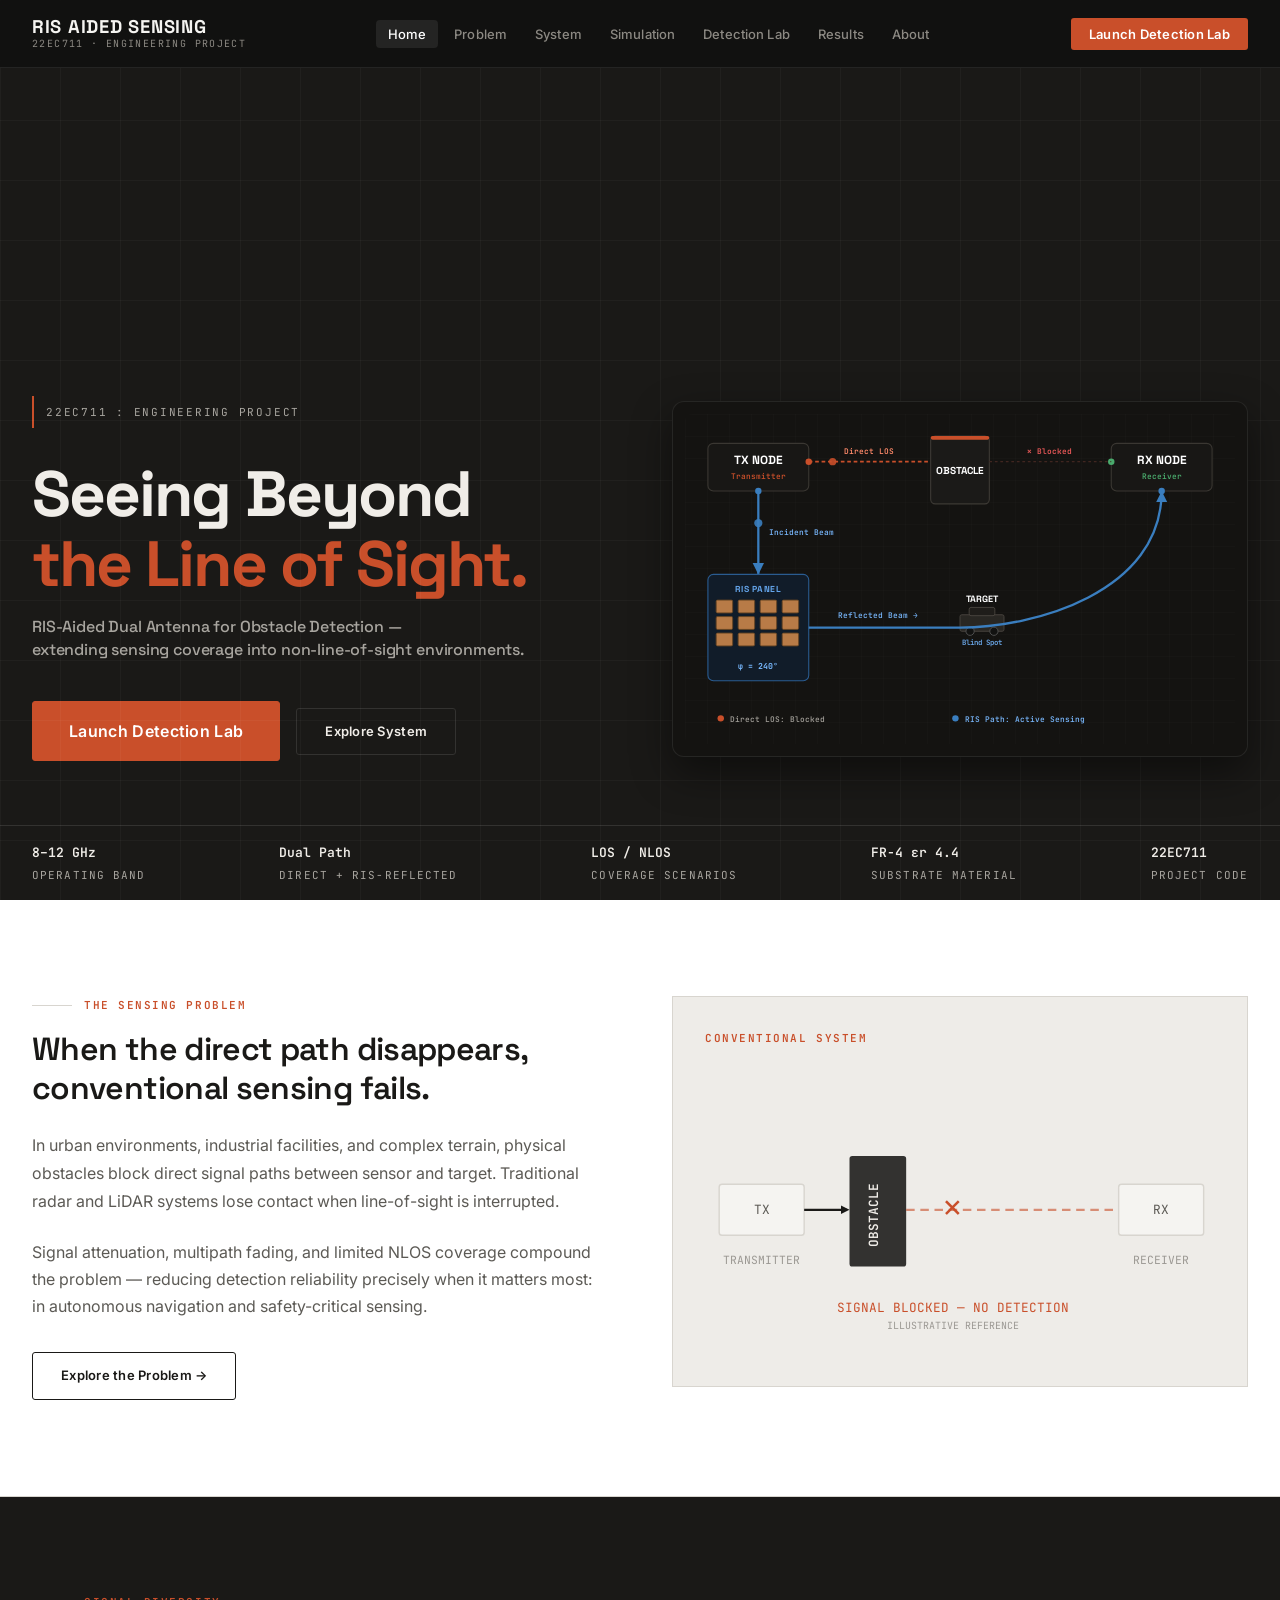
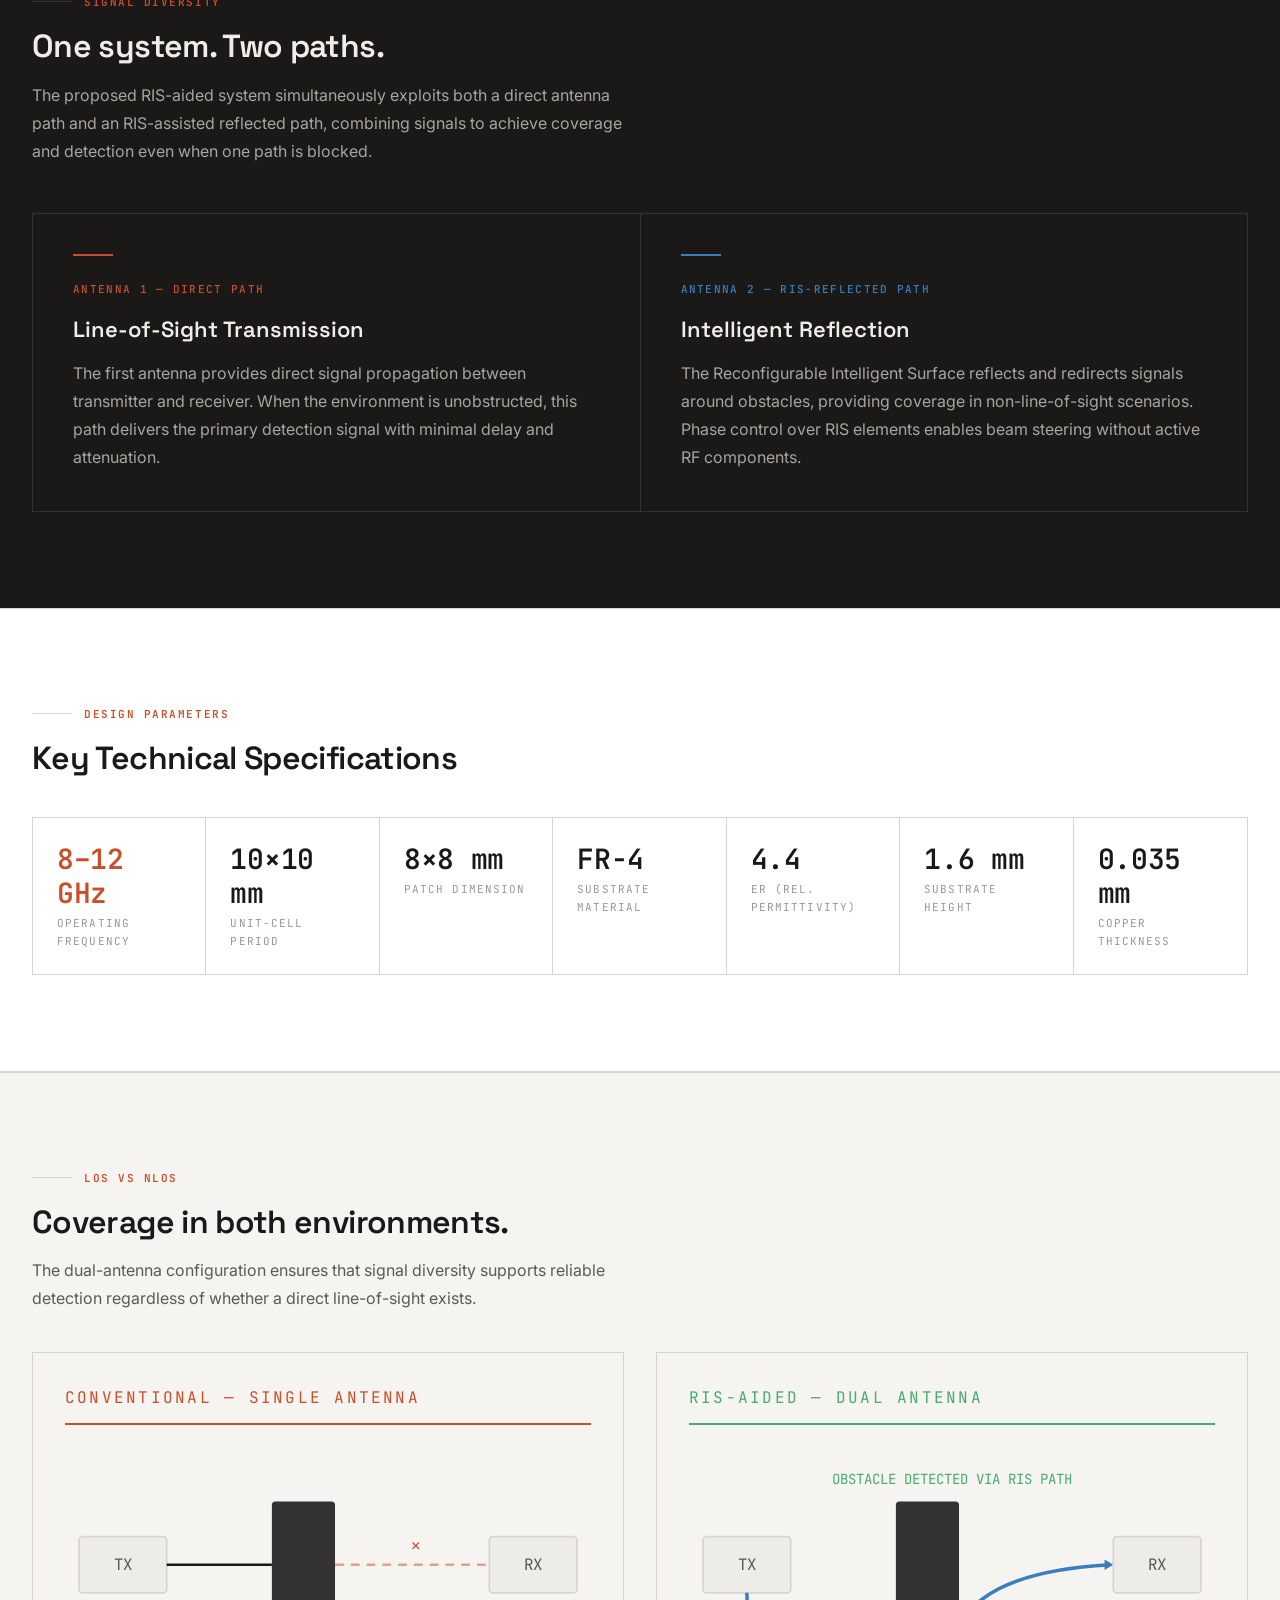
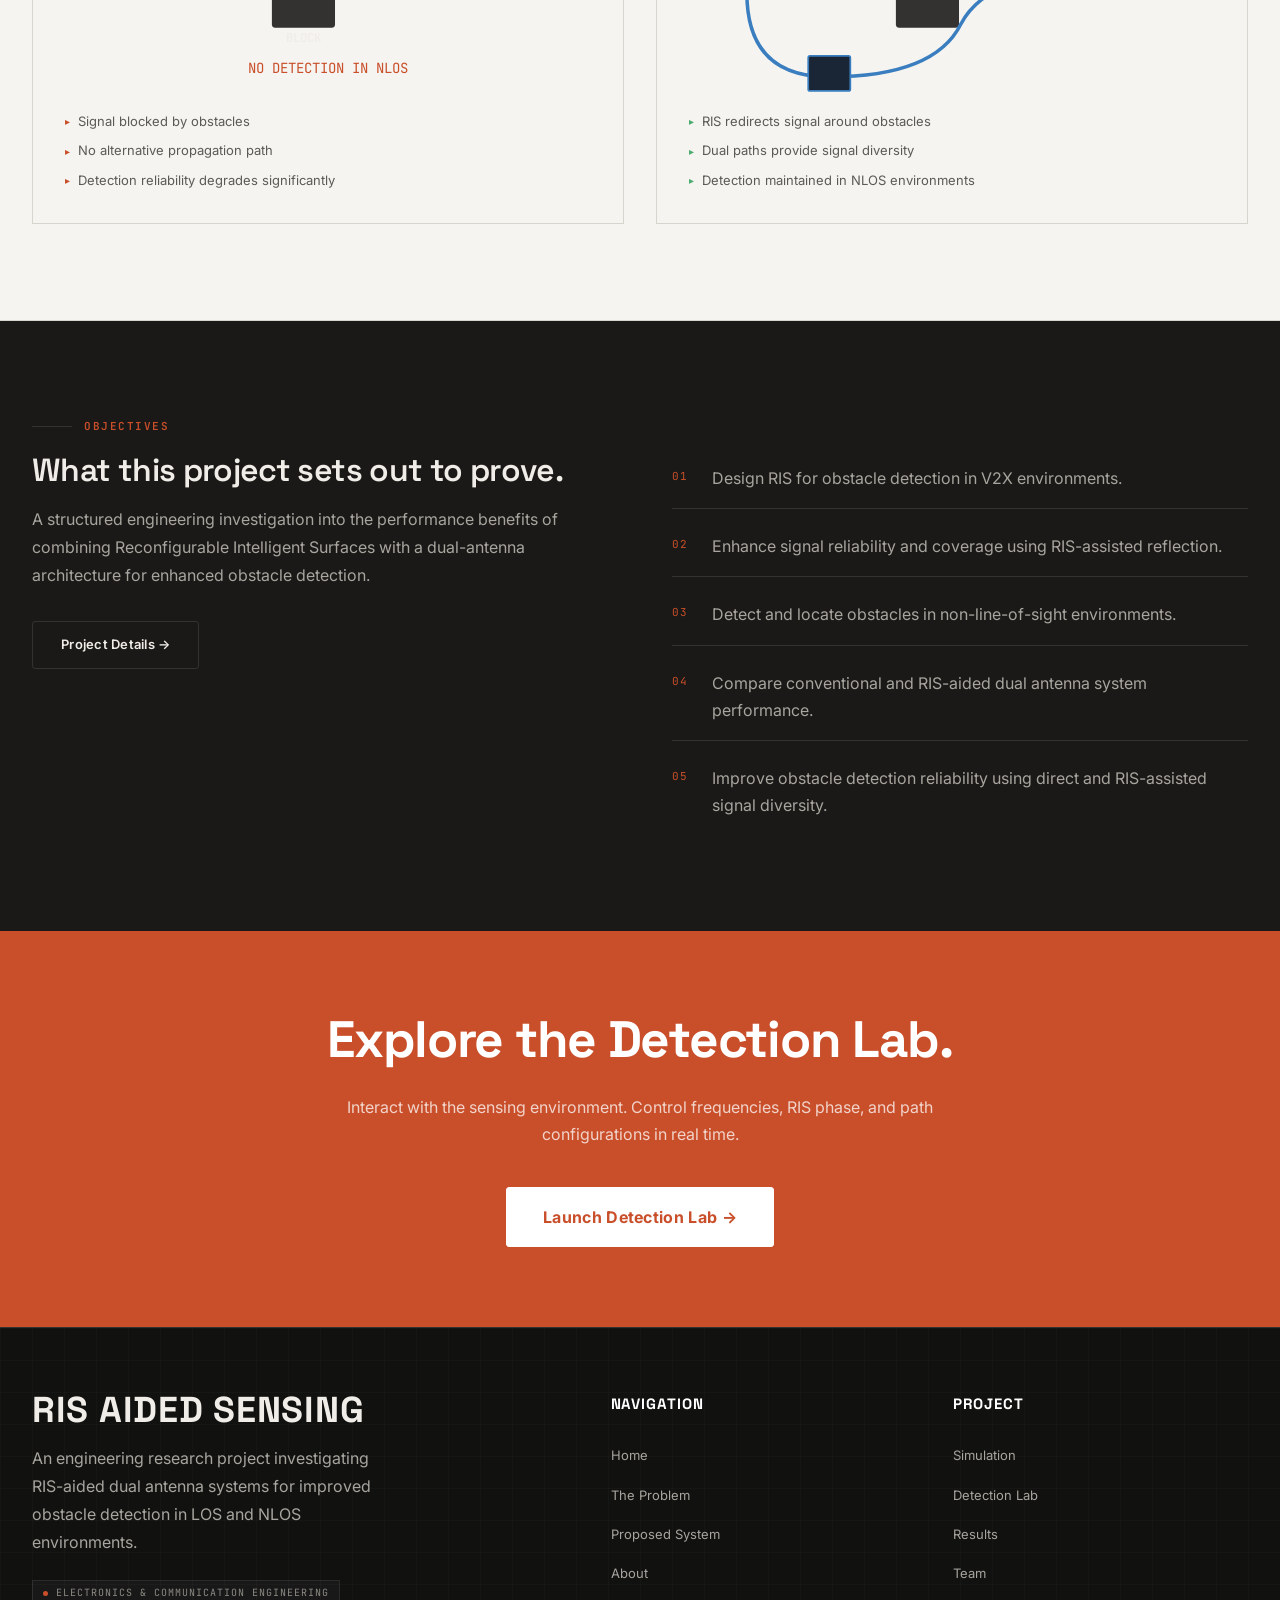
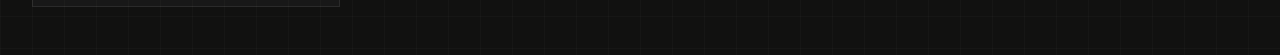
<file: index.html>
<!DOCTYPE html>
<html lang="en">
<head>
  <meta charset="UTF-8" />
  <meta name="viewport" content="width=device-width, initial-scale=1.0" />
  <title>RIS-Aided Dual Antenna for Obstacle Detection | 22EC711</title>
  <meta name="description" content="An engineering research project using Reconfigurable Intelligent Surfaces and dual-antenna configurations to improve obstacle detection beyond the line of sight." />
  <link rel="stylesheet" href="styles.css" />
  <link rel="preconnect" href="https://fonts.googleapis.com" />
  <link rel="preconnect" href="https://fonts.gstatic.com" crossorigin />
  <style>
    /* HOME-SPECIFIC */

    /* ---- HERO ---- */
    .hero {
      min-height: 100vh;
      display: flex;
      flex-direction: column;
      justify-content: flex-end;
      padding-top: var(--nav-h);
      background: var(--c-bg-dark);
      position: relative;
      overflow: hidden;
    }

    .hero-grid-bg {
      position: absolute;
      inset: 0;
      background-image:
        linear-gradient(rgba(255,255,255,0.03) 1px, transparent 1px),
        linear-gradient(90deg, rgba(255,255,255,0.03) 1px, transparent 1px);
      background-size: 60px 60px;
      pointer-events: none;
    }

    .hero-layout {
      display: grid;
      grid-template-columns: 1fr 1fr;
      gap: var(--sp-16);
      align-items: center;
      padding-block: var(--sp-20) var(--sp-16);
    }

    .hero-eyebrow {
      display: flex;
      align-items: center;
      gap: var(--sp-3);
      margin-bottom: var(--sp-8);
    }

    .hero-eyebrow-bar {
      width: 2px;
      height: 32px;
      background: var(--c-accent);
    }

    .hero-title {
      font-family: var(--font-display);
      font-size: clamp(2.6rem, 5vw, 4.5rem);
      font-weight: 700;
      line-height: 1.08;
      letter-spacing: -0.03em;
      color: var(--c-text-inv);
      margin-bottom: var(--sp-4);
    }

    .hero-title em {
      font-style: normal;
      color: var(--c-accent);
    }

    .hero-sub {
      font-family: var(--font-display);
      font-size: clamp(1rem, 2vw, 1.35rem);
      font-weight: 500;
      color: var(--c-text-inv-muted);
      margin-bottom: var(--sp-10);
      line-height: 1.45;
      letter-spacing: -0.01em;
    }

    .hero-actions {
      display: flex;
      align-items: center;
      gap: var(--sp-4);
      flex-wrap: wrap;
    }

    /* ---- HERO DIAGRAM ---- */
    .hero-diagram-wrap {
      position: relative;
      display: flex;
      align-items: center;
      justify-content: center;
      background: #141311;
      border: 1px solid rgba(255, 255, 255, 0.08);
      border-radius: 12px;
      padding: 12px;
      box-shadow: 0 16px 40px rgba(0, 0, 0, 0.45);
    }

    #hero-svg {
      width: 100%;
      max-width: 600px;
      height: auto;
      display: block;
    }

    /* Annotation labels */
    .diagram-tag {
      font-family: var(--font-mono);
      font-size: 11px;
      letter-spacing: 0.1em;
      text-transform: uppercase;
    }

    /* ---- HERO BOTTOM BAR ---- */
    .hero-bottom {
      border-top: 1px solid var(--c-border-dark);
      padding-block: var(--sp-4);
    }

    .hero-meta {
      display: flex;
      align-items: center;
      justify-content: space-between;
      flex-wrap: wrap;
      gap: var(--sp-4);
    }

    .hero-meta-item {
      display: flex;
      flex-direction: column;
      gap: 2px;
    }

    .hero-meta-val {
      font-family: var(--font-mono);
      font-size: var(--text-sm);
      color: var(--c-text-inv);
      font-weight: 600;
    }

    .hero-meta-key {
      font-family: var(--font-mono);
      font-size: var(--text-xs);
      letter-spacing: 0.1em;
      text-transform: uppercase;
      color: var(--c-text-inv-muted);
    }

    /* ---- SECTIONS ---- */
    .section-problem {
      background: var(--c-surface);
      border-bottom: 1px solid var(--c-border);
    }

    .section-problem-inner {
      display: grid;
      grid-template-columns: 1fr 1fr;
      gap: var(--sp-16);
      align-items: start;
    }

    .problem-visual {
      background: var(--c-bg-alt);
      border: 1px solid var(--c-border);
      padding: var(--sp-8);
      position: relative;
    }

    /* Two paths section */
    .two-paths {
      background: var(--c-bg-dark);
      color: var(--c-text-inv);
    }

    .two-paths-grid {
      display: grid;
      grid-template-columns: 1fr 1px 1fr;
      gap: 0;
      border: 1px solid var(--c-border-dark);
      margin-top: var(--sp-12);
    }

    .path-card {
      padding: var(--sp-10);
    }

    .path-divider {
      background: var(--c-border-dark);
    }

    .path-card-icon {
      width: 40px;
      height: 2px;
      margin-bottom: var(--sp-6);
    }

    .path-card-icon.direct { background: var(--c-direct); }
    .path-card-icon.ris    { background: var(--c-ris); }

    .path-card-title {
      font-family: var(--font-display);
      font-size: var(--text-lg);
      font-weight: 600;
      color: var(--c-text-inv);
      margin-bottom: var(--sp-3);
    }

    .path-card-desc {
      font-size: var(--text-sm);
      color: var(--c-text-inv-muted);
      line-height: 1.75;
    }

    /* NLOS comparison */
    .nlos-section {
      background: var(--c-bg);
      border-top: 1px solid var(--c-border);
      border-bottom: 1px solid var(--c-border);
    }

    .nlos-compare {
      display: grid;
      grid-template-columns: 1fr 1fr;
      gap: var(--sp-8);
      margin-top: var(--sp-10);
    }

    .nlos-panel {
      padding: var(--sp-8);
      border: 1px solid var(--c-border);
    }

    .nlos-panel-title {
      font-family: var(--font-mono);
      font-size: var(--text-xs);
      letter-spacing: 0.14em;
      text-transform: uppercase;
      margin-bottom: var(--sp-6);
      padding-bottom: var(--sp-3);
      border-bottom: 2px solid var(--c-border);
    }

    .nlos-panel.conventional .nlos-panel-title { border-bottom-color: var(--c-accent); color: var(--c-accent); }
    .nlos-panel.aided .nlos-panel-title { border-bottom-color: var(--c-signal); color: var(--c-signal); }

    /* Objective section */
    .objectives-section {
      background: var(--c-bg-dark);
      color: var(--c-text-inv);
    }

    .obj-list {
      margin-top: var(--sp-8);
      display: flex;
      flex-direction: column;
      gap: var(--sp-2);
    }

    .obj-item {
      display: flex;
      align-items: start;
      gap: var(--sp-4);
      padding: var(--sp-4) 0;
      border-bottom: 1px solid var(--c-border-dark);
    }

    .obj-item:last-child { border-bottom: none; }

    .obj-num {
      font-family: var(--font-mono);
      font-size: var(--text-xs);
      letter-spacing: 0.12em;
      color: var(--c-accent);
      padding-top: 2px;
      min-width: 24px;
    }

    .obj-text {
      font-size: var(--text-sm);
      color: var(--c-text-inv-muted);
      line-height: 1.7;
    }

    /* CTA */
    .cta-section {
      background: var(--c-accent);
      padding-block: var(--sp-20);
      text-align: center;
    }

    .cta-title {
      font-family: var(--font-display);
      font-size: clamp(2rem, 4vw, 3.25rem);
      font-weight: 700;
      letter-spacing: -0.025em;
      color: white;
      margin-bottom: var(--sp-6);
      line-height: 1.15;
    }

    .cta-sub {
      font-size: var(--text-base);
      color: rgba(255,255,255,0.75);
      margin-bottom: var(--sp-10);
    }

    .btn-white {
      background: white;
      color: var(--c-accent);
      border-color: white;
      font-weight: 700;
    }
    .btn-white:hover { background: var(--c-text); color: white; border-color: var(--c-text); transform: translateY(-2px); }

    @media (max-width: 900px) {
      .hero-layout { grid-template-columns: 1fr; gap: var(--sp-10); }
      .hero-diagram-wrap { display: none; }
      .section-problem-inner { grid-template-columns: 1fr; }
      .nlos-compare { grid-template-columns: 1fr; }
      .two-paths-grid { grid-template-columns: 1fr; }
      .path-divider { height: 1px; width: auto; }
    }
  </style>
</head>
<body class="page-theme">

<!-- HEADER -->
<header class="site-header" role="banner">
  <nav class="nav-inner" aria-label="Main navigation">
    <a href="index.html" class="nav-logo" aria-label="RIS AIDED SENSING Home">
      <span class="nav-logo-main">RIS AIDED SENSING</span>
      <span class="nav-logo-sub">22EC711 · Engineering Project</span>
    </a>

    <ul class="nav-links" role="list">
      <li><a href="index.html">Home</a></li>
      <li><a href="problem.html">Problem</a></li>
      <li><a href="system.html">System</a></li>
      <li><a href="simulation.html">Simulation</a></li>
      <li><a href="detection.html">Detection Lab</a></li>
      <li><a href="results.html">Results</a></li>
      <li><a href="about.html">About</a></li>
    </ul>

    <div class="nav-cta-wrap">
      <a href="detection.html" class="nav-cta">Launch Detection Lab</a>
    </div>

    <button class="nav-hamburger" aria-label="Toggle navigation" aria-expanded="false" aria-controls="mobile-menu">
      <span></span><span></span><span></span>
    </button>
  </nav>
</header>

<nav id="mobile-menu" class="nav-mobile" aria-label="Mobile navigation">
  <a href="index.html">Home</a>
  <a href="problem.html">Problem</a>
  <a href="system.html">System</a>
  <a href="simulation.html">Simulation</a>
  <a href="detection.html">Detection Lab</a>
  <a href="results.html">Results</a>
  <a href="about.html">About</a>
  <a href="detection.html" style="color: var(--c-accent); font-weight:600;">Launch Detection Lab →</a>
</nav>

<!-- HERO -->
<section class="hero theme-dark" aria-label="Project hero">
  <div class="hero-grid-bg" aria-hidden="true"></div>

  <div class="container">
    <div class="hero-layout">
      <!-- Text -->
      <div>
        <div class="hero-eyebrow" aria-hidden="true">
          <div class="hero-eyebrow-bar"></div>
          <span style="font-family:var(--font-mono);font-size:var(--text-xs);letter-spacing:0.16em;text-transform:uppercase;color:var(--c-text-inv-muted);">22EC711 : Engineering Project</span>
        </div>
        <h1 class="hero-title">
          Seeing Beyond<br><em>the Line of Sight.</em>
        </h1>
        <p class="hero-sub">
          RIS-Aided Dual Antenna for Obstacle Detection —<br>
          extending sensing coverage into non-line-of-sight environments.
        </p>
        <div class="hero-actions">
          <a href="detection.html" class="btn btn-accent btn-lg">Launch Detection Lab</a>
          <a href="system.html" class="btn btn-outline-inv">Explore System</a>
        </div>
      </div>

      <!-- Diagram -->
      <div class="hero-diagram-wrap" aria-hidden="true">
        <svg id="hero-svg" viewBox="0 0 600 360" fill="none" xmlns="http://www.w3.org/2000/svg">
          <defs>
            <!-- Sleek Arrow Markers -->
            <marker id="arrow-ris" markerWidth="6" markerHeight="6" refX="5" refY="3" orient="auto">
              <path d="M0,0.5 L5,3 L0,5.5 Z" fill="#3a7ebf"/>
            </marker>
            <marker id="arrow-ris2" markerWidth="6" markerHeight="6" refX="5" refY="3" orient="auto">
              <path d="M0,0.5 L5,3 L0,5.5 Z" fill="#3a7ebf"/>
            </marker>
            
            <!-- Subtle Grid Background Texture -->
            <pattern id="grid-sm" x="0" y="0" width="24" height="24" patternUnits="userSpaceOnUse">
              <path d="M24,0 L0,0 L0,24" stroke="rgba(255,255,255,0.03)" stroke-width="0.75" fill="none"/>
            </pattern>
          </defs>

          <!-- Grid Background -->
          <rect width="600" height="360" fill="url(#grid-sm)" rx="8"/>

          <!-- ========================================================
               1. TRANSMITTER (TX NODE - TOP LEFT)
               ======================================================== -->
          <g id="tx-group">
            <rect x="25" y="32" width="110" height="52" rx="6" fill="#181715" stroke="#3a3732" stroke-width="1.2"/>
            <text x="80" y="54" text-anchor="middle" font-family="Space Grotesk,sans-serif" font-size="13" font-weight="700" fill="#ffffff">TX NODE</text>
            <text x="80" y="71" text-anchor="middle" font-family="JetBrains Mono,monospace" font-size="8.5" font-weight="600" fill="#c94f2a">Transmitter</text>
            <!-- Ports -->
            <circle cx="135" cy="52" r="3.5" fill="#c94f2a"/>
            <circle cx="80" cy="84" r="3.5" fill="#3a7ebf"/>
          </g>

          <!-- ========================================================
               2. OBSTACLE (CENTER TOP)
               ======================================================== -->
          <g id="obstacle-group">
            <rect x="268" y="24" width="64" height="74" rx="5" fill="#1b1a18" stroke="#3d3a35" stroke-width="1.2"/>
            <rect x="268" y="24" width="64" height="4" rx="2" fill="#c94f2a"/>
            <text x="300" y="65" text-anchor="middle" font-family="Space Grotesk,sans-serif" font-size="11" font-weight="700" fill="#ffffff">OBSTACLE</text>
          </g>

          <!-- ========================================================
               3. RECEIVER (RX NODE - TOP RIGHT)
               ======================================================== -->
          <g id="rx-group">
            <rect x="465" y="32" width="110" height="52" rx="6" fill="#181715" stroke="#3a3732" stroke-width="1.2"/>
            <text x="520" y="54" text-anchor="middle" font-family="Space Grotesk,sans-serif" font-size="13" font-weight="700" fill="#ffffff">RX NODE</text>
            <text x="520" y="71" text-anchor="middle" font-family="JetBrains Mono,monospace" font-size="8.5" font-weight="600" fill="#4aab6d">Receiver</text>
            <!-- Ports -->
            <circle cx="465" cy="52" r="3.5" fill="#4aab6d"/>
            <circle cx="520" cy="84" r="3.5" fill="#3a7ebf"/>
          </g>

          <!-- ========================================================
               4. DIRECT LOS PATH (BLOCKED BY OBSTACLE)
               ======================================================== -->
          <!-- Active Line TX -> Obstacle -->
          <line id="path-direct-1" x1="135" y1="52" x2="268" y2="52" stroke="#c94f2a" stroke-width="2" stroke-dasharray="4 3"/>
          <text x="201" y="44" text-anchor="middle" font-family="JetBrains Mono,monospace" font-size="8.5" font-weight="600" fill="#ff8a6a">Direct LOS</text>

          <!-- Blocked Path past Obstacle -->
          <line x1="332" y1="52" x2="465" y2="52" stroke="#402620" stroke-width="1.5" stroke-dasharray="3 3"/>
          <text x="398" y="44" text-anchor="middle" font-family="JetBrains Mono,monospace" font-size="8.5" font-weight="700" fill="#e05555">✕ Blocked</text>

          <!-- ========================================================
               5. INCIDENT BEAM (TX -> RIS)
               ======================================================== -->
          <line id="path-tx-ris" x1="80" y1="84" x2="80" y2="175" stroke="#3a7ebf" stroke-width="2.5" marker-end="url(#arrow-ris)"/>
          <text x="92" y="132" font-family="JetBrains Mono,monospace" font-size="8.5" font-weight="600" fill="#75b2f5">Incident Beam</text>

          <!-- ========================================================
               6. RIS METASURFACE PANEL (BOTTOM LEFT)
               ======================================================== -->
          <g id="ris-group">
            <rect x="25" y="175" width="110" height="116" rx="6" fill="#111c29" stroke="#2a5c91" stroke-width="1.2"/>
            <text x="80" y="194" text-anchor="middle" font-family="Space Grotesk,sans-serif" font-size="9.5" font-weight="700" letter-spacing="0.06em" fill="#64a5eb">RIS PANEL</text>
            
            <!-- 3x4 Array of Metasurface Cells -->
            <g transform="translate(34, 203)">
              <rect x="0"  y="0"  width="18" height="14" fill="#b87b47" stroke="#664422" rx="1.5"/>
              <rect x="24" y="0"  width="18" height="14" fill="#b87b47" stroke="#664422" rx="1.5"/>
              <rect x="48" y="0"  width="18" height="14" fill="#b87b47" stroke="#664422" rx="1.5"/>
              <rect x="72" y="0"  width="18" height="14" fill="#b87b47" stroke="#664422" rx="1.5"/>

              <rect x="0"  y="18" width="18" height="14" fill="#b87b47" stroke="#664422" rx="1.5"/>
              <rect x="24" y="18" width="18" height="14" fill="#b87b47" stroke="#664422" rx="1.5"/>
              <rect x="48" y="18" width="18" height="14" fill="#b87b47" stroke="#664422" rx="1.5"/>
              <rect x="72" y="18" width="18" height="14" fill="#b87b47" stroke="#664422" rx="1.5"/>

              <rect x="0"  y="36" width="18" height="14" fill="#b87b47" stroke="#664422" rx="1.5"/>
              <rect x="24" y="36" width="18" height="14" fill="#b87b47" stroke="#664422" rx="1.5"/>
              <rect x="48" y="36" width="18" height="14" fill="#b87b47" stroke="#664422" rx="1.5"/>
              <rect x="72" y="36" width="18" height="14" fill="#b87b47" stroke="#664422" rx="1.5"/>
            </g>

            <!-- Dynamic Phase Text -->
            <text id="hero-phase-text" x="80" y="278" text-anchor="middle" font-family="JetBrains Mono,monospace" font-size="9" font-weight="700" fill="#78b9ff">φ = 180°</text>
          </g>

          <!-- ========================================================
               7. TARGET OBJECT IN BLIND SPOT
               ======================================================== -->
          <g id="vehicle-group" transform="translate(300, 205)">
            <!-- Target Title -->
            <text x="24" y="0" text-anchor="middle" font-family="Space Grotesk,sans-serif" font-size="10" font-weight="700" fill="#ffffff">TARGET</text>
            <!-- Vehicle Chassis -->
            <rect x="0" y="14" width="48" height="18" rx="2" fill="#292723" stroke="#4a4640" stroke-width="1"/>
            <rect x="10" y="6" width="28" height="9" rx="2" fill="#1f1d1a" stroke="#4a4640" stroke-width="1"/>
            <!-- Wheels -->
            <circle cx="11" cy="32" r="4.5" fill="#121211" stroke="#555" stroke-width="1"/>
            <circle cx="37" cy="32" r="4.5" fill="#121211" stroke="#555" stroke-width="1"/>
            <text x="24" y="47" text-anchor="middle" font-family="JetBrains Mono,monospace" font-size="8" font-weight="600" fill="#6ba8ea">Blind Spot</text>
          </g>

          <!-- ========================================================
               8. REFLECTED SENSING BEAM (RIS -> TARGET -> RX)
               ======================================================== -->
          <path id="path-ris-rx" d="M 135,233 C 215,233 260,233 300,233 C 380,233 520,195 520,84" stroke="#3a7ebf" stroke-width="2.5" marker-end="url(#arrow-ris2)" fill="none"/>
          <text x="210" y="222" text-anchor="middle" font-family="JetBrains Mono,monospace" font-size="8.5" font-weight="600" fill="#75b2f5">Reflected Beam →</text>

          <!-- ========================================================
               9. ANIMATED PULSES (CONTROLLED VIA JS)
               ======================================================== -->
          <circle id="pulse-direct" cx="135" cy="52" r="4" fill="#c94f2a" opacity="0"/>
          <circle id="pulse-ris" cx="80" cy="84" r="4.5" fill="#3a7ebf" opacity="0"/>

          <!-- ========================================================
               10. CLEAN BOTTOM LEGEND
               ======================================================== -->
          <g transform="translate(35, 332)">
            <!-- Legend 1 -->
            <circle cx="4" cy="0" r="3.5" fill="#c94f2a"/>
            <text x="14" y="3.5" font-family="JetBrains Mono,monospace" font-size="8.5" font-weight="600" fill="#9c9993">Direct LOS: Blocked</text>
            
            <!-- Legend 2 -->
            <circle cx="260" cy="0" r="3.5" fill="#3a7ebf"/>
            <text x="270" y="3.5" font-family="JetBrains Mono,monospace" font-size="8.5" font-weight="600" fill="#75b2f5">RIS Path: Active Sensing</text>
          </g>
        </svg>
      </div>
    </div>
  </div>

  <!-- Bottom bar -->
  <div class="hero-bottom">
    <div class="container">
      <div class="hero-meta">
        <div class="hero-meta-item">
          <span class="hero-meta-val">8–12 GHz</span>
          <span class="hero-meta-key">Operating Band</span>
        </div>
        <div class="hero-meta-item">
          <span class="hero-meta-val">Dual Path</span>
          <span class="hero-meta-key">Direct + RIS-Reflected</span>
        </div>
        <div class="hero-meta-item">
          <span class="hero-meta-val">LOS / NLOS</span>
          <span class="hero-meta-key">Coverage Scenarios</span>
        </div>
        <div class="hero-meta-item">
          <span class="hero-meta-val">FR-4 εr 4.4</span>
          <span class="hero-meta-key">Substrate Material</span>
        </div>
        <div class="hero-meta-item">
          <span class="hero-meta-val">22EC711</span>
          <span class="hero-meta-key">Project Code</span>
        </div>
      </div>
    </div>
  </div>
</section>

<!-- THE SENSING PROBLEM -->
<section class="section-problem section theme-dark" aria-labelledby="problem-heading">
  <div class="container">
    <div class="section-problem-inner">
      <div class="reveal">
        <div class="section-eyebrow">
          <div class="section-eyebrow-line"></div>
          <span class="label-accent">The Sensing Problem</span>
        </div>
        <h2 class="heading-md" id="problem-heading" style="margin-bottom:var(--sp-6);">
          When the direct path disappears, conventional sensing fails.
        </h2>
        <p class="body-lg" style="margin-bottom:var(--sp-6);">
          In urban environments, industrial facilities, and complex terrain, physical obstacles block direct signal paths between sensor and target. Traditional radar and LiDAR systems lose contact when line-of-sight is interrupted.
        </p>
        <p class="body-base" style="margin-bottom:var(--sp-8);">
          Signal attenuation, multipath fading, and limited NLOS coverage compound the problem — reducing detection reliability precisely when it matters most: in autonomous navigation and safety-critical sensing.
        </p>
        <a href="problem.html" class="btn btn-outline">Explore the Problem →</a>
      </div>

      <!-- Problem visual -->
      <div class="reveal reveal-d2">
        <div class="problem-visual" role="img" aria-label="Conventional system signal blockage diagram">
          <p class="label-accent" style="margin-bottom:var(--sp-6);">Conventional System</p>
          <svg viewBox="0 0 360 200" fill="none" xmlns="http://www.w3.org/2000/svg" style="width:100%;height:auto;">
            <!-- TX -->
            <rect x="10" y="80" width="60" height="36" rx="2" fill="#f5f4f1" stroke="#d8d5cf" stroke-width="1"/>
            <text x="40" y="101" text-anchor="middle" font-family="JetBrains Mono,monospace" font-size="9" fill="#5c5a55">TX</text>

            <!-- Arrow in -->
            <line x1="70" y1="98" x2="100" y2="98" stroke="#1a1917" stroke-width="1.5"/>
            <path d="M96,95 L102,98 L96,101 Z" fill="#1a1917"/>

            <!-- OBSTACLE -->
            <rect x="102" y="60" width="40" height="78" rx="2" fill="#333230"/>
            <text x="122" y="102" text-anchor="middle" font-family="JetBrains Mono,monospace" font-size="9" fill="#f0ede8" font-weight="600" transform="rotate(-90,122,102)">OBSTACLE</text>

            <!-- X blocked -->
            <text x="175" y="104" text-anchor="middle" font-size="22" fill="#c94f2a" font-family="JetBrains Mono,monospace">✕</text>

            <!-- Dashed blocked line -->
            <line x1="142" y1="98" x2="290" y2="98" stroke="#c94f2a" stroke-width="1.5" stroke-dasharray="6 4" opacity="0.6"/>

            <!-- RX -->
            <rect x="292" y="80" width="60" height="36" rx="2" fill="#f5f4f1" stroke="#d8d5cf" stroke-width="1"/>
            <text x="322" y="101" text-anchor="middle" font-family="JetBrains Mono,monospace" font-size="9" fill="#5c5a55">RX</text>

            <!-- Labels -->
            <text x="40" y="136" text-anchor="middle" font-family="JetBrains Mono,monospace" font-size="8" fill="#9b9893">TRANSMITTER</text>
            <text x="322" y="136" text-anchor="middle" font-family="JetBrains Mono,monospace" font-size="8" fill="#9b9893">RECEIVER</text>
            <text x="175" y="170" text-anchor="middle" font-family="JetBrains Mono,monospace" font-size="9" fill="#c94f2a">SIGNAL BLOCKED — NO DETECTION</text>
            <text x="175" y="182" text-anchor="middle" font-family="JetBrains Mono,monospace" font-size="7" fill="#9b9893">ILLUSTRATIVE REFERENCE</text>
          </svg>
        </div>
      </div>
    </div>
  </div>
</section>

<!-- ONE SYSTEM. TWO PATHS -->
<section class="two-paths section theme-light" aria-labelledby="twopaths-heading">
  <div class="container">
    <div class="reveal">
      <div class="section-eyebrow">
        <div class="section-eyebrow-line dark"></div>
        <span class="label-accent">Signal Diversity</span>
      </div>
      <h2 class="heading-md inv" id="twopaths-heading" style="color:var(--c-text-inv);margin-bottom:var(--sp-4);">
        One system. Two paths.
      </h2>
      <p style="font-size:var(--text-base);color:var(--c-text-inv-muted);max-width:600px;line-height:1.75;">
        The proposed RIS-aided system simultaneously exploits both a direct antenna path and an RIS-assisted reflected path, combining signals to achieve coverage and detection even when one path is blocked.
      </p>
    </div>

    <div class="two-paths-grid reveal reveal-d2">
      <div class="path-card">
        <div class="path-card-icon direct" aria-hidden="true"></div>
        <p class="label-mono" style="color:var(--c-direct);margin-bottom:var(--sp-3);">Antenna 1 — Direct Path</p>
        <h3 class="path-card-title">Line-of-Sight Transmission</h3>
        <p class="path-card-desc">
          The first antenna provides direct signal propagation between transmitter and receiver.
          When the environment is unobstructed, this path delivers the primary detection signal
          with minimal delay and attenuation.
        </p>
      </div>

      <div class="path-divider" aria-hidden="true"></div>

      <div class="path-card">
        <div class="path-card-icon ris" aria-hidden="true"></div>
        <p class="label-mono" style="color:var(--c-ris);margin-bottom:var(--sp-3);">Antenna 2 — RIS-Reflected Path</p>
        <h3 class="path-card-title">Intelligent Reflection</h3>
        <p class="path-card-desc">
          The Reconfigurable Intelligent Surface reflects and redirects signals around obstacles,
          providing coverage in non-line-of-sight scenarios. Phase control over RIS elements
          enables beam steering without active RF components.
        </p>
      </div>
    </div>
  </div>
</section>

<!-- KEY TECHNICAL METRICS -->
<section class="section theme-dark" style="background:var(--c-surface);border-top:1px solid var(--c-border);border-bottom:1px solid var(--c-border);" aria-labelledby="metrics-heading">
  <div class="container">
    <div class="section-eyebrow reveal">
      <div class="section-eyebrow-line"></div>
      <span class="label-accent">Design Parameters</span>
    </div>
    <h2 class="heading-md reveal" id="metrics-heading" style="margin-bottom:var(--sp-10);">
      Key Technical Specifications
    </h2>

    <div class="metric-band reveal reveal-d2" role="list">
      <div class="metric-cell" role="listitem">
        <div class="metric-v accent">8–12 GHz</div>
        <div class="metric-k">Operating Frequency</div>
      </div>
      <div class="metric-cell" role="listitem">
        <div class="metric-v">10×10 mm</div>
        <div class="metric-k">Unit-Cell Period</div>
      </div>
      <div class="metric-cell" role="listitem">
        <div class="metric-v">8×8 mm</div>
        <div class="metric-k">Patch Dimension</div>
      </div>
      <div class="metric-cell" role="listitem">
        <div class="metric-v">FR-4</div>
        <div class="metric-k">Substrate Material</div>
      </div>
      <div class="metric-cell" role="listitem">
        <div class="metric-v">4.4</div>
        <div class="metric-k">εr (Rel. Permittivity)</div>
      </div>
      <div class="metric-cell" role="listitem">
        <div class="metric-v">1.6 mm</div>
        <div class="metric-k">Substrate Height</div>
      </div>
      <div class="metric-cell" role="listitem">
        <div class="metric-v">0.035 mm</div>
        <div class="metric-k">Copper Thickness</div>
      </div>
    </div>
  </div>
</section>

<!-- LOS/NLOS COMPARISON -->
<section class="nlos-section section theme-light" aria-labelledby="nlos-heading">
  <div class="container">
    <div class="section-eyebrow reveal">
      <div class="section-eyebrow-line"></div>
      <span class="label-accent">LOS vs NLOS</span>
    </div>
    <h2 class="heading-md reveal" id="nlos-heading" style="margin-bottom:var(--sp-4);">
      Coverage in both environments.
    </h2>
    <p class="body-base reveal" style="margin-bottom:0;max-width:600px;">
      The dual-antenna configuration ensures that signal diversity supports reliable detection
      regardless of whether a direct line-of-sight exists.
    </p>

    <div class="nlos-compare">
      <div class="nlos-panel conventional reveal reveal-d1" role="region" aria-labelledby="conv-panel-title">
        <p class="nlos-panel-title" id="conv-panel-title">Conventional — Single Antenna</p>
        <svg viewBox="0 0 300 140" fill="none" aria-hidden="true" style="width:100%;height:auto;margin-bottom:var(--sp-4);">
          <rect x="8" y="50" width="50" height="32" rx="2" fill="#eeece8" stroke="#d8d5cf"/>
          <text x="33" y="69" text-anchor="middle" font-family="JetBrains Mono,monospace" font-size="9" fill="#5c5a55">TX</text>
          <rect x="118" y="30" width="36" height="72" rx="2" fill="#333230"/>
          <text x="136" y="110" text-anchor="middle" font-family="JetBrains Mono,monospace" font-size="7" fill="#f0ede8" font-weight="600">BLOCK</text>
          <line x1="58" y1="66" x2="118" y2="66" stroke="#1a1917" stroke-width="1.5"/>
          <line x1="154" y1="66" x2="240" y2="66" stroke="#c94f2a" stroke-width="1.5" stroke-dasharray="5 4" opacity="0.5"/>
          <text x="200" y="58" text-anchor="middle" font-family="JetBrains Mono,monospace" font-size="9" fill="#c94f2a">✕</text>
          <rect x="242" y="50" width="50" height="32" rx="2" fill="#eeece8" stroke="#d8d5cf"/>
          <text x="267" y="69" text-anchor="middle" font-family="JetBrains Mono,monospace" font-size="9" fill="#5c5a55">RX</text>
          <text x="150" y="128" text-anchor="middle" font-family="JetBrains Mono,monospace" font-size="8" fill="#c94f2a">NO DETECTION IN NLOS</text>
        </svg>
        <ul style="display:flex;flex-direction:column;gap:8px;">
          <li style="display:flex;gap:8px;align-items:center;font-size:var(--text-sm);color:var(--c-text-muted);">
            <span style="color:var(--c-accent);font-size:10px;">▸</span> Signal blocked by obstacles
          </li>
          <li style="display:flex;gap:8px;align-items:center;font-size:var(--text-sm);color:var(--c-text-muted);">
            <span style="color:var(--c-accent);font-size:10px;">▸</span> No alternative propagation path
          </li>
          <li style="display:flex;gap:8px;align-items:center;font-size:var(--text-sm);color:var(--c-text-muted);">
            <span style="color:var(--c-accent);font-size:10px;">▸</span> Detection reliability degrades significantly
          </li>
        </ul>
      </div>

      <div class="nlos-panel aided reveal reveal-d2" role="region" aria-labelledby="aided-panel-title">
        <p class="nlos-panel-title" id="aided-panel-title">RIS-Aided — Dual Antenna</p>
        <svg viewBox="0 0 300 140" fill="none" aria-hidden="true" style="width:100%;height:auto;margin-bottom:var(--sp-4);">
          <rect x="8" y="50" width="50" height="32" rx="2" fill="#eeece8" stroke="#d8d5cf"/>
          <text x="33" y="69" text-anchor="middle" font-family="JetBrains Mono,monospace" font-size="9" fill="#5c5a55">TX</text>
          <rect x="118" y="30" width="36" height="72" rx="2" fill="#333230"/>
          <!-- RIS path going around -->
          <path d="M33,82 Q33,130 80,130 Q140,130 155,100 Q170,70 240,66" stroke="#3a7ebf" stroke-width="2" fill="none"/>
          <path d="M237,63 L242,66 L237,69 Z" fill="#3a7ebf"/>
          <!-- RIS panel -->
          <rect x="68" y="118" width="24" height="20" rx="1" fill="#1a2535" stroke="#3a7ebf" stroke-width="1"/>
          <text x="80" y="148" text-anchor="middle" font-family="JetBrains Mono,monospace" font-size="7" fill="#3a7ebf">RIS</text>
          <rect x="242" y="50" width="50" height="32" rx="2" fill="#eeece8" stroke="#d8d5cf"/>
          <text x="267" y="69" text-anchor="middle" font-family="JetBrains Mono,monospace" font-size="9" fill="#5c5a55">RX</text>
          <text x="150" y="20" text-anchor="middle" font-family="JetBrains Mono,monospace" font-size="8" fill="#4aab6d">OBSTACLE DETECTED VIA RIS PATH</text>
        </svg>
        <ul style="display:flex;flex-direction:column;gap:8px;">
          <li style="display:flex;gap:8px;align-items:center;font-size:var(--text-sm);color:var(--c-text-muted);">
            <span style="color:var(--c-signal);font-size:10px;">▸</span> RIS redirects signal around obstacles
          </li>
          <li style="display:flex;gap:8px;align-items:center;font-size:var(--text-sm);color:var(--c-text-muted);">
            <span style="color:var(--c-signal);font-size:10px;">▸</span> Dual paths provide signal diversity
          </li>
          <li style="display:flex;gap:8px;align-items:center;font-size:var(--text-sm);color:var(--c-text-muted);">
            <span style="color:var(--c-signal);font-size:10px;">▸</span> Detection maintained in NLOS environments
          </li>
        </ul>
      </div>
    </div>
  </div>
</section>

<!-- PROJECT OBJECTIVES -->
<section class="objectives-section section theme-dark" aria-labelledby="obj-heading">
  <div class="container">
    <div class="grid-2" style="gap:var(--sp-16);align-items:start;">
      <div class="reveal">
        <div class="section-eyebrow">
          <div class="section-eyebrow-line dark"></div>
          <span class="label-accent">Objectives</span>
        </div>
        <h2 class="heading-md" id="obj-heading" style="color:var(--c-text-inv);margin-bottom:var(--sp-4);">
          What this project sets out to prove.
        </h2>
        <p style="font-size:var(--text-base);color:var(--c-text-inv-muted);line-height:1.75;margin-bottom:var(--sp-8);">
          A structured engineering investigation into the performance benefits
          of combining Reconfigurable Intelligent Surfaces with a dual-antenna architecture
          for enhanced obstacle detection.
        </p>
        <a href="about.html" class="btn btn-outline-inv">Project Details →</a>
      </div>

      <div class="reveal reveal-d2">
        <div class="obj-list">
          <div class="obj-item">
            <span class="obj-num">01</span>
            <p class="obj-text">Design RIS for obstacle detection in V2X environments.</p>
          </div>
          <div class="obj-item">
            <span class="obj-num">02</span>
            <p class="obj-text">Enhance signal reliability and coverage using RIS-assisted reflection.</p>
          </div>
          <div class="obj-item">
            <span class="obj-num">03</span>
            <p class="obj-text">Detect and locate obstacles in non-line-of-sight environments.</p>
          </div>
          <div class="obj-item">
            <span class="obj-num">04</span>
            <p class="obj-text">Compare conventional and RIS-aided dual antenna system performance.</p>
          </div>
          <div class="obj-item">
            <span class="obj-num">05</span>
            <p class="obj-text">Improve obstacle detection reliability using direct and RIS-assisted signal diversity.</p>
          </div>
        </div>
      </div>
    </div>
  </div>
</section>

<!-- CTA -->
<section class="cta-section theme-light" aria-labelledby="cta-heading">
  <div class="container-narrow">
    <h2 class="cta-title" id="cta-heading">Explore the Detection Lab.</h2>
    <p class="cta-sub">Interact with the sensing environment. Control frequencies, RIS phase, and path configurations in real time.</p>
    <a href="detection.html" class="btn btn-white btn-lg">Launch Detection Lab →</a>
  </div>
</section>

<!-- FOOTER -->
<footer class="site-footer" role="contentinfo">
  <div class="container footer-main-container">
    <div class="footer-grid">
      <div class="footer-brand-col">
        <a href="index.html" class="footer-logo-link" aria-label="RIS AIDED SENSING Home">
          <div class="footer-logo-main">RIS AIDED SENSING</div>
        </a>
        <p class="footer-desc">
          An engineering research project investigating RIS-aided dual antenna systems for improved obstacle detection in LOS and NLOS environments.
        </p>
        <div class="footer-badge-tag">
          <span class="footer-badge-dot"></span>
          <span>ELECTRONICS &amp; COMMUNICATION ENGINEERING</span>
        </div>
      </div>

      <div class="footer-nav-col">
        <div class="footer-col-hd">Navigation</div>
        <ul class="footer-nav-links">
          <li><a href="index.html">Home</a></li>
          <li><a href="problem.html">The Problem</a></li>
          <li><a href="system.html">Proposed System</a></li>
          <li><a href="about.html">About</a></li>
        </ul>
      </div>

      <div class="footer-project-col">
        <div class="footer-col-hd">Project</div>
        <ul class="footer-nav-links">
          <li><a href="simulation.html">Simulation</a></li>
          <li><a href="detection.html">Detection Lab</a></li>
          <li><a href="results.html">Results</a></li>
          <li><a href="about.html#team">Team</a></li>
        </ul>
      </div>
    </div>
  </div>
</footer>

<script src="app.js"></script>
<script>
  // Animate hero SVG paths on load
  window.addEventListener('load', () => {
    const svg = document.getElementById('hero-svg');
    if (!svg) return;

    const dp = document.getElementById('pulse-direct');
    const rp = document.getElementById('pulse-ris');
    const risCurve = document.getElementById('path-ris-rx');
    const phaseEl = document.getElementById('hero-phase-text');

    const curveLength = risCurve ? risCurve.getTotalLength() : 0;
    const PERIOD = 2200;

    function tick(ts) {
      const t = (ts % PERIOD) / PERIOD;

      // 1. Direct LOS pulse: TX (135, 52) -> Obstacle (268, 52) then blocked
      if (dp) {
        if (t < 0.55) {
          const prog = t / 0.55;
          dp.setAttribute('cx', 135 + prog * (268 - 135));
          dp.setAttribute('cy', 52);
          dp.setAttribute('opacity', prog < 0.85 ? '0.9' : String(0.9 * (1 - (prog - 0.85) * 6.6)));
        } else {
          dp.setAttribute('opacity', '0');
        }
      }

      // 2. RIS-Aided path pulse:
      // Stage A (0 to 0.28): Incident wave TX (80, 84) -> RIS (80, 175)
      // Stage B (0.28 to 1.0): Reflected wave along curve to RX (520, 84)
      if (rp) {
        if (t < 0.28) {
          const prog = t / 0.28;
          rp.setAttribute('cx', 80);
          rp.setAttribute('cy', 84 + prog * (175 - 84));
          rp.setAttribute('opacity', '0.9');
        } else if (risCurve && curveLength > 0) {
          const prog = (t - 0.28) / 0.72;
          const pt = risCurve.getPointAtLength(prog * curveLength);
          rp.setAttribute('cx', pt.x);
          rp.setAttribute('cy', pt.y);
          rp.setAttribute('opacity', '0.95');
        }
      }

      requestAnimationFrame(tick);
    }
    requestAnimationFrame(tick);

    // 3. Dynamic RIS phase angle cycle
    if (phaseEl) {
      let phase = 180;
      setInterval(() => {
        phase = (phase + 60) % 360;
        phaseEl.textContent = `φ = ${phase}°`;
      }, 1400);
    }
  });
</script>
</body>
</html>
</file>
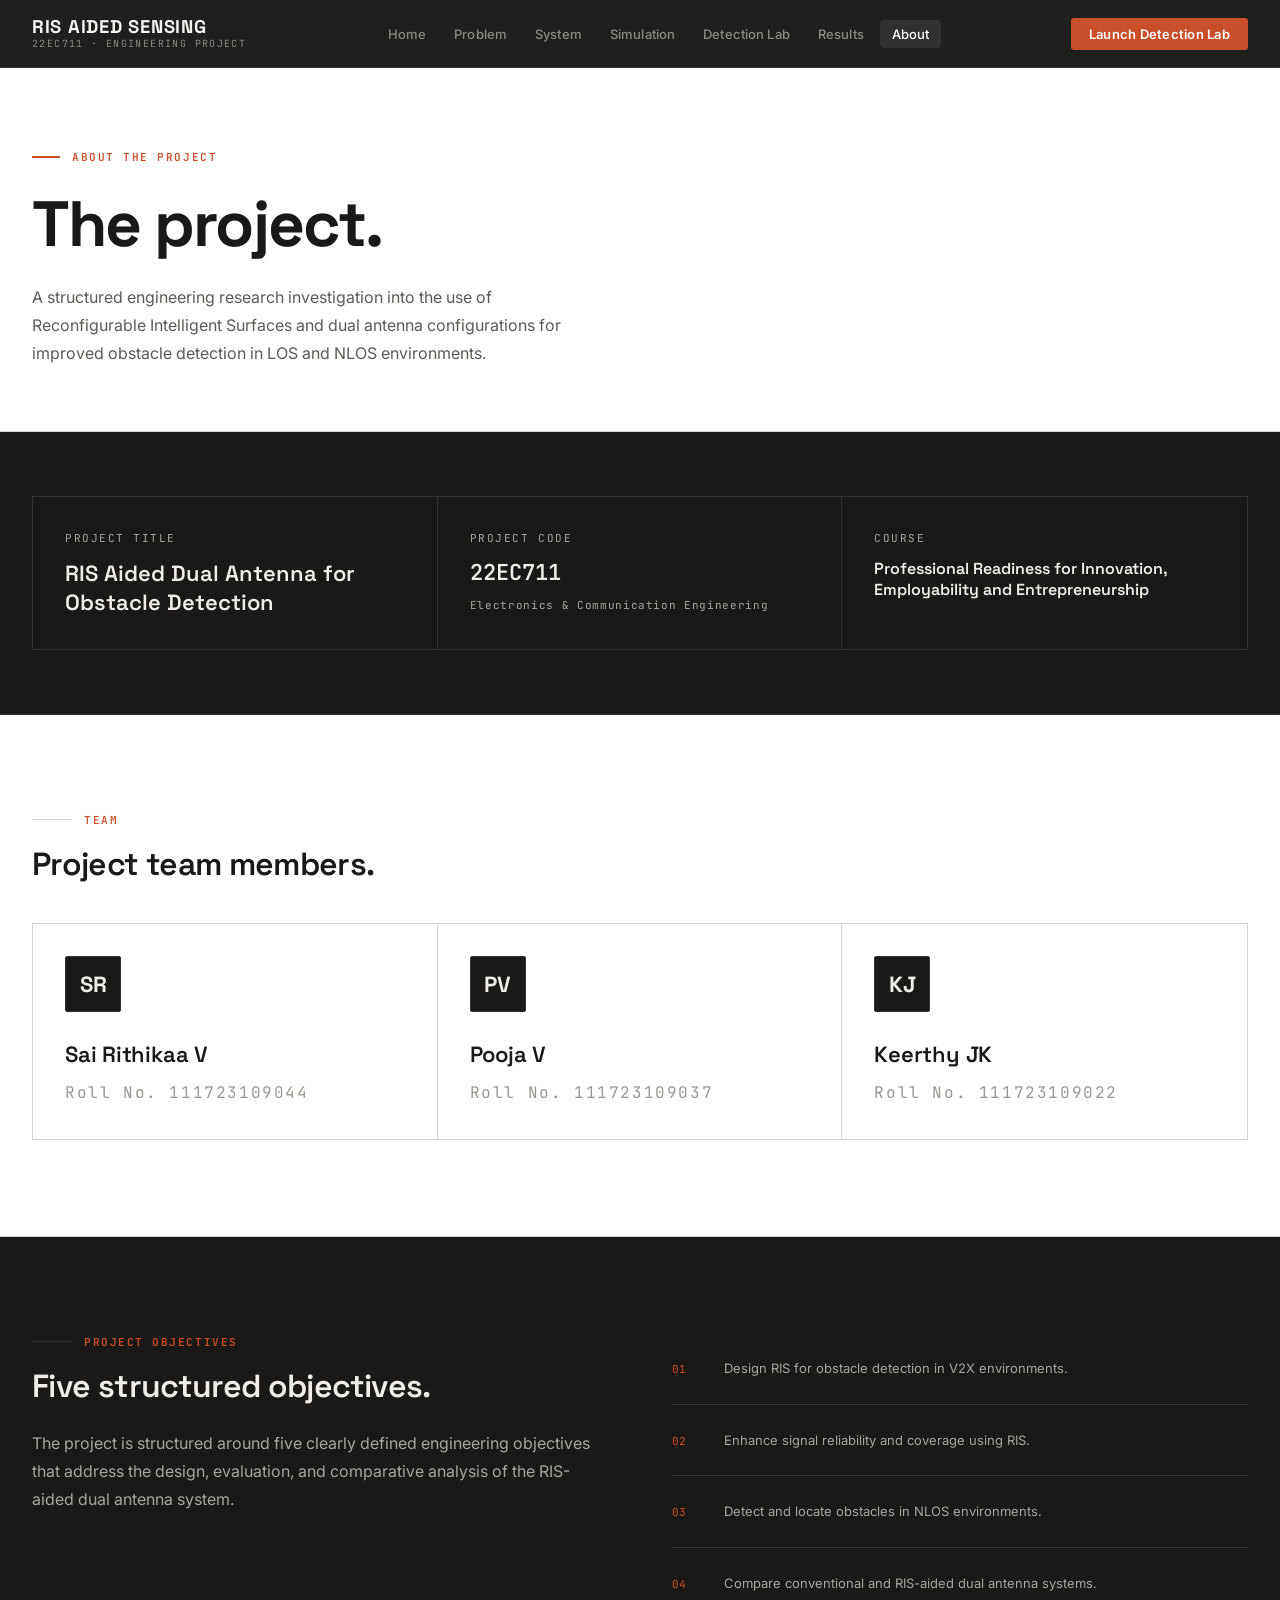
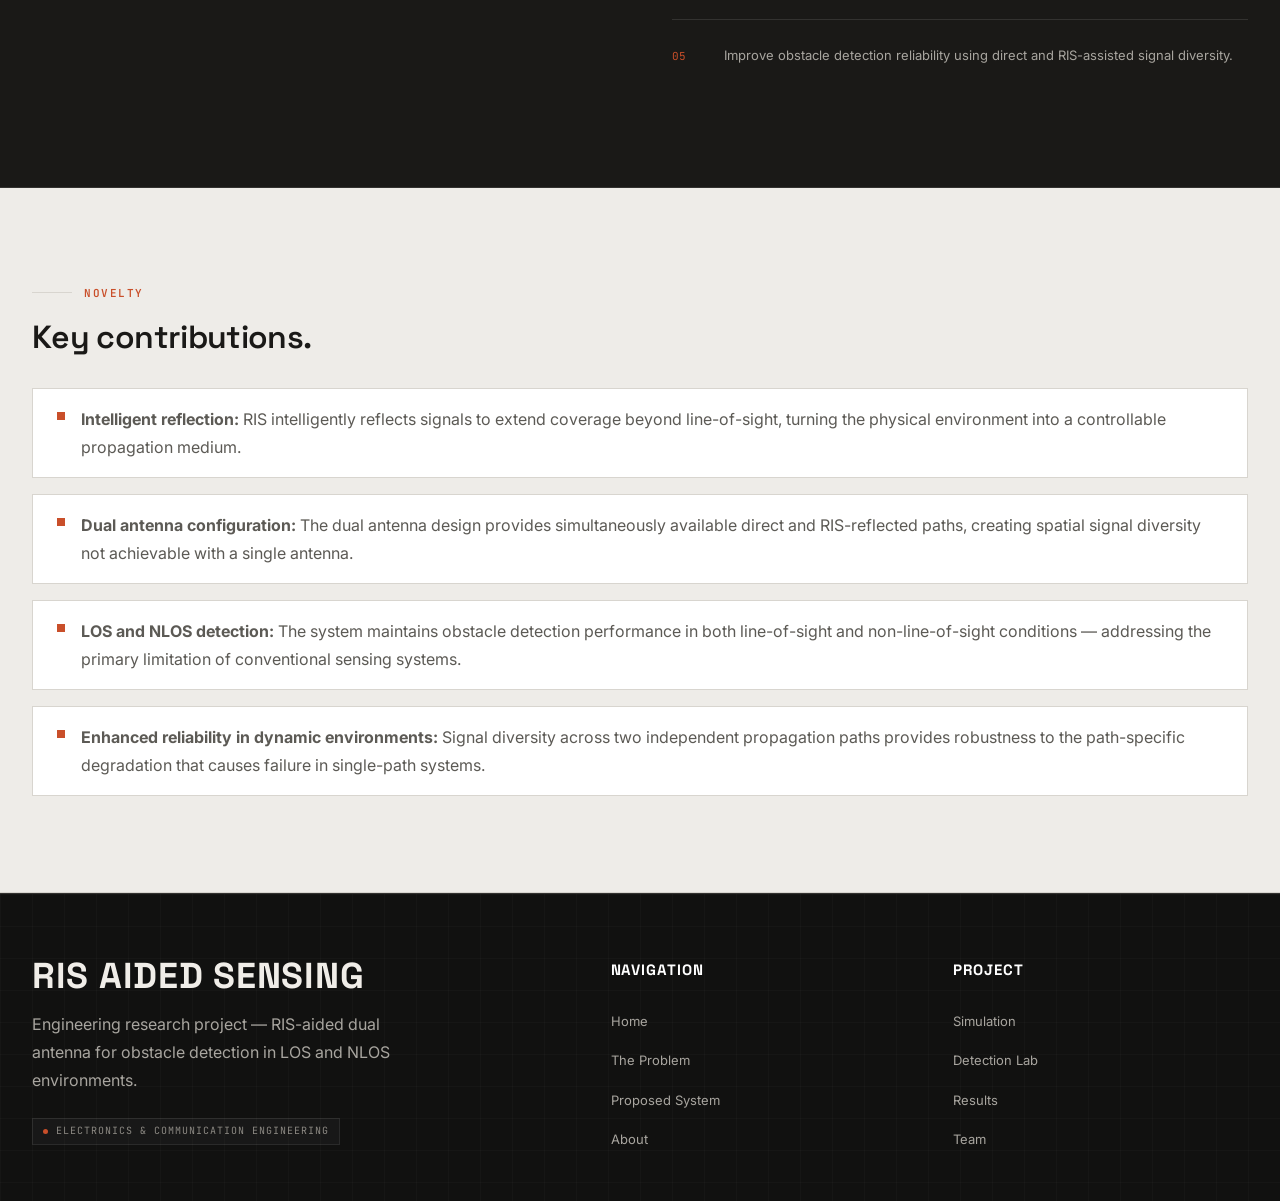
<file: about.html>
<!DOCTYPE html>
<html lang="en">
<head>
  <meta charset="UTF-8" />
  <meta name="viewport" content="width=device-width, initial-scale=1.0" />
  <title>About & References — RIS-Aided Dual Antenna | 22EC711</title>
  <meta name="description" content="Project team, objectives, novelty, and IEEE references for 22EC711 — RIS-Aided Dual Antenna for Obstacle Detection." />
  <link rel="stylesheet" href="styles.css" />
  <link rel="preconnect" href="https://fonts.googleapis.com" />
  <link rel="preconnect" href="https://fonts.gstatic.com" crossorigin />
  <style>
    /* ABOUT PAGE */
    .about-hero {
      padding-top: calc(var(--nav-h) + var(--sp-20));
      padding-bottom: var(--sp-16);
      background: var(--c-bg);
      border-bottom: 1px solid var(--c-border);
    }

    .project-info-band {
      background: var(--c-bg-dark);
      border-bottom: 1px solid var(--c-border-dark);
    }

    .project-info-grid {
      display: grid;
      grid-template-columns: repeat(3, 1fr);
      border: 1px solid var(--c-border-dark);
    }

    .pinfo-cell {
      padding: var(--sp-8);
      border-right: 1px solid var(--c-border-dark);
    }

    .pinfo-cell:last-child { border-right: none; }

    .pinfo-label {
      font-family: var(--font-mono);
      font-size: var(--text-xs);
      letter-spacing: 0.14em;
      text-transform: uppercase;
      color: var(--c-text-inv-muted);
      margin-bottom: var(--sp-3);
    }

    .pinfo-value {
      font-family: var(--font-display);
      font-size: var(--text-lg);
      font-weight: 600;
      color: var(--c-text-inv);
      line-height: 1.3;
    }

    .pinfo-sub {
      font-family: var(--font-mono);
      font-size: var(--text-xs);
      color: var(--c-text-inv-muted);
      margin-top: var(--sp-2);
      letter-spacing: 0.06em;
    }

    /* Team section */
    .team-section {
      background: var(--c-surface);
      border-bottom: 1px solid var(--c-border);
    }

    .team-grid {
      display: grid;
      grid-template-columns: repeat(3, 1fr);
      gap: 0;
      border: 1px solid var(--c-border);
      margin-top: var(--sp-10);
    }

    .team-card {
      padding: var(--sp-8);
      border-right: 1px solid var(--c-border);
    }

    .team-card:last-child { border-right: none; }

    .team-initials {
      width: 56px; height: 56px;
      background: var(--c-bg-dark);
      border: 1px solid var(--c-border-dark);
      border-radius: 2px;
      display: flex;
      align-items: center;
      justify-content: center;
      font-family: var(--font-display);
      font-size: var(--text-lg);
      font-weight: 700;
      color: var(--c-text-inv);
      margin-bottom: var(--sp-6);
    }

    .team-name {
      font-family: var(--font-display);
      font-size: var(--text-lg);
      font-weight: 600;
      color: var(--c-text);
      margin-bottom: var(--sp-2);
      letter-spacing: -0.01em;
    }

    .team-roll {
      font-family: var(--font-mono);
      font-size: var(--text-xs);
      letter-spacing: 0.1em;
      color: var(--c-text-faint);
    }

    /* Objectives */
    .obj-section {
      background: var(--c-bg-dark);
      border-bottom: 1px solid var(--c-border-dark);
    }

    /* Novelty */
    .novelty-section {
      background: var(--c-bg-alt);
      border-bottom: 1px solid var(--c-border);
    }

    .novelty-list {
      margin-top: var(--sp-8);
      display: flex;
      flex-direction: column;
      gap: var(--sp-4);
    }

    .novelty-item {
      display: flex;
      align-items: start;
      gap: var(--sp-4);
      padding: var(--sp-4) var(--sp-6);
      border: 1px solid var(--c-border);
      background: var(--c-surface);
    }

    .novelty-bullet {
      width: 8px; height: 8px;
      background: var(--c-accent);
      flex-shrink: 0;
      margin-top: 7px;
    }

    .novelty-text {
      font-size: var(--text-sm);
      color: var(--c-text-muted);
      line-height: 1.75;
    }

    @media (max-width: 900px) {
      .project-info-grid { grid-template-columns: 1fr; }
      .pinfo-cell { border-right: none; border-bottom: 1px solid var(--c-border-dark); }
      .pinfo-cell:last-child { border-bottom: none; }
      .team-grid { grid-template-columns: 1fr; }
      .team-card { border-right: none; border-bottom: 1px solid var(--c-border); }
      .team-card:last-child { border-bottom: none; }
    }
  </style>
</head>
<body class="page-theme">

<!-- HEADER -->
<header class="site-header" role="banner">
  <nav class="nav-inner" aria-label="Main navigation">
    <a href="index.html" class="nav-logo" aria-label="RIS AIDED SENSING Home">
      <span class="nav-logo-main">RIS AIDED SENSING</span>
      <span class="nav-logo-sub">22EC711 · Engineering Project</span>
    </a>
    <ul class="nav-links">
      <li><a href="index.html">Home</a></li>
      <li><a href="problem.html">Problem</a></li>
      <li><a href="system.html">System</a></li>
      <li><a href="simulation.html">Simulation</a></li>
      <li><a href="detection.html">Detection Lab</a></li>
      <li><a href="results.html">Results</a></li>
      <li><a href="about.html">About</a></li>
    </ul>
    <div class="nav-cta-wrap">
      <a href="detection.html" class="nav-cta">Launch Detection Lab</a>
    </div>
    <button class="nav-hamburger" aria-label="Toggle navigation" aria-expanded="false" aria-controls="mobile-menu">
      <span></span><span></span><span></span>
    </button>
  </nav>
</header>

<nav id="mobile-menu" class="nav-mobile" aria-label="Mobile navigation">
  <a href="index.html">Home</a>
  <a href="problem.html">Problem</a>
  <a href="system.html">System</a>
  <a href="simulation.html">Simulation</a>
  <a href="detection.html">Detection Lab</a>
  <a href="results.html">Results</a>
  <a href="about.html">About</a>
</nav>

<!-- HERO -->
<section class="about-hero theme-light" aria-labelledby="about-hero-heading">
  <div class="container">
    <div class="eyebrow">
      <div class="eyebrow-bar"></div>
      <span class="label-accent">About the Project</span>
    </div>
    <h1 class="heading-display" id="about-hero-heading" style="margin-bottom:var(--sp-6);">
      The project.
    </h1>
    <p class="body-lg" style="max-width:560px;">
      A structured engineering research investigation into the use of Reconfigurable Intelligent Surfaces and dual antenna configurations for improved obstacle detection in LOS and NLOS environments.
    </p>
  </div>
</section>

<!-- PROJECT INFO -->
<section class="project-info-band section-sm theme-dark" aria-labelledby="project-info-heading">
  <div class="container">
    <h2 class="sr-only" id="project-info-heading">Project Information</h2>
    <div class="project-info-grid">
      <div class="pinfo-cell">
        <div class="pinfo-label">Project Title</div>
        <div class="pinfo-value">RIS Aided Dual Antenna for Obstacle Detection</div>
      </div>
      <div class="pinfo-cell">
        <div class="pinfo-label">Project Code</div>
        <div class="pinfo-value" style="font-family:var(--font-mono);">22EC711</div>
        <div class="pinfo-sub">Electronics & Communication Engineering</div>
      </div>
      <div class="pinfo-cell">
        <div class="pinfo-label">Course</div>
        <div class="pinfo-value" style="font-size:var(--text-base);">Professional Readiness for Innovation, Employability and Entrepreneurship</div>
      </div>
    </div>
  </div>
</section>

<!-- TEAM -->
<section class="team-section section theme-light" id="team" aria-labelledby="team-heading">
  <div class="container">
    <div class="section-eyebrow reveal">
      <div class="section-eyebrow-line"></div>
      <span class="label-accent">Team</span>
    </div>
    <h2 class="heading-md reveal" id="team-heading" style="margin-bottom:0;">
      Project team members.
    </h2>

    <div class="team-grid">
      <div class="team-card reveal">
        <div class="team-initials" aria-hidden="true">SR</div>
        <h3 class="team-name">Sai Rithikaa V</h3>
        <p class="team-roll">Roll No. 111723109044</p>
      </div>
      <div class="team-card reveal reveal-d2">
        <div class="team-initials" aria-hidden="true">PV</div>
        <h3 class="team-name">Pooja V</h3>
        <p class="team-roll">Roll No. 111723109037</p>
      </div>
      <div class="team-card reveal reveal-d3">
        <div class="team-initials" aria-hidden="true">KJ</div>
        <h3 class="team-name">Keerthy JK</h3>
        <p class="team-roll">Roll No. 111723109022</p>
      </div>
    </div>
  </div>
</section>

<!-- OBJECTIVES -->
<section class="obj-section section theme-dark" id="objectives" aria-labelledby="obj-heading">
  <div class="container">
    <div class="grid-2" style="gap:var(--sp-16);align-items:start;">
      <div class="reveal">
        <div class="section-eyebrow">
          <div class="section-eyebrow-line dark"></div>
          <span class="label-accent">Project Objectives</span>
        </div>
        <h2 class="heading-md" id="obj-heading" style="color:var(--c-text-inv);margin-bottom:var(--sp-6);">
          Five structured objectives.
        </h2>
        <p style="font-size:var(--text-base);color:var(--c-text-inv-muted);line-height:1.75;">
          The project is structured around five clearly defined engineering objectives that address the design, evaluation, and comparative analysis of the RIS-aided dual antenna system.
        </p>
      </div>

      <div class="reveal reveal-d2">
        <div style="display:flex;flex-direction:column;">
          <div style="display:flex;gap:var(--sp-6);padding-block:var(--sp-6);border-bottom:1px solid var(--c-border-dark);">
            <span style="font-family:var(--font-mono);font-size:var(--text-xs);color:var(--c-accent);min-width:28px;padding-top:3px;">01</span>
            <p style="font-size:var(--text-sm);color:var(--c-text-inv-muted);line-height:1.75;">Design RIS for obstacle detection in V2X environments.</p>
          </div>
          <div style="display:flex;gap:var(--sp-6);padding-block:var(--sp-6);border-bottom:1px solid var(--c-border-dark);">
            <span style="font-family:var(--font-mono);font-size:var(--text-xs);color:var(--c-accent);min-width:28px;padding-top:3px;">02</span>
            <p style="font-size:var(--text-sm);color:var(--c-text-inv-muted);line-height:1.75;">Enhance signal reliability and coverage using RIS.</p>
          </div>
          <div style="display:flex;gap:var(--sp-6);padding-block:var(--sp-6);border-bottom:1px solid var(--c-border-dark);">
            <span style="font-family:var(--font-mono);font-size:var(--text-xs);color:var(--c-accent);min-width:28px;padding-top:3px;">03</span>
            <p style="font-size:var(--text-sm);color:var(--c-text-inv-muted);line-height:1.75;">Detect and locate obstacles in NLOS environments.</p>
          </div>
          <div style="display:flex;gap:var(--sp-6);padding-block:var(--sp-6);border-bottom:1px solid var(--c-border-dark);">
            <span style="font-family:var(--font-mono);font-size:var(--text-xs);color:var(--c-accent);min-width:28px;padding-top:3px;">04</span>
            <p style="font-size:var(--text-sm);color:var(--c-text-inv-muted);line-height:1.75;">Compare conventional and RIS-aided dual antenna systems.</p>
          </div>
          <div style="display:flex;gap:var(--sp-6);padding-block:var(--sp-6);">
            <span style="font-family:var(--font-mono);font-size:var(--text-xs);color:var(--c-accent);min-width:28px;padding-top:3px;">05</span>
            <p style="font-size:var(--text-sm);color:var(--c-text-inv-muted);line-height:1.75;">Improve obstacle detection reliability using direct and RIS-assisted signal diversity.</p>
          </div>
        </div>
      </div>
    </div>
  </div>
</section>

<!-- NOVELTY -->
<section class="novelty-section section theme-light" aria-labelledby="novelty-heading">
  <div class="container">
    <div class="section-eyebrow reveal">
      <div class="section-eyebrow-line"></div>
      <span class="label-accent">Novelty</span>
    </div>
    <h2 class="heading-md reveal" id="novelty-heading" style="margin-bottom:0;">
      Key contributions.
    </h2>

    <div class="novelty-list">
      <div class="novelty-item reveal">
        <div class="novelty-bullet" aria-hidden="true"></div>
        <p class="novelty-text">
          <strong>Intelligent reflection:</strong> RIS intelligently reflects signals to extend coverage beyond line-of-sight, turning the physical environment into a controllable propagation medium.
        </p>
      </div>
      <div class="novelty-item reveal">
        <div class="novelty-bullet" aria-hidden="true"></div>
        <p class="novelty-text">
          <strong>Dual antenna configuration:</strong> The dual antenna design provides simultaneously available direct and RIS-reflected paths, creating spatial signal diversity not achievable with a single antenna.
        </p>
      </div>
      <div class="novelty-item reveal">
        <div class="novelty-bullet" aria-hidden="true"></div>
        <p class="novelty-text">
          <strong>LOS and NLOS detection:</strong> The system maintains obstacle detection performance in both line-of-sight and non-line-of-sight conditions — addressing the primary limitation of conventional sensing systems.
        </p>
      </div>
      <div class="novelty-item reveal">
        <div class="novelty-bullet" aria-hidden="true"></div>
        <p class="novelty-text">
          <strong>Enhanced reliability in dynamic environments:</strong> Signal diversity across two independent propagation paths provides robustness to the path-specific degradation that causes failure in single-path systems.
        </p>
      </div>
    </div>
  </div>
</section>

<!-- FOOTER -->
<footer class="site-footer" role="contentinfo">
  <div class="container footer-main-container">
    <div class="footer-grid">
      <div class="footer-brand-col">
        <a href="index.html" class="footer-logo-link" aria-label="RIS AIDED SENSING Home">
          <div class="footer-logo-main">RIS AIDED SENSING</div>
        </a>
        <p class="footer-desc">
          Engineering research project — RIS-aided dual antenna for obstacle detection in LOS and NLOS environments.
        </p>
        <div class="footer-badge-tag">
          <span class="footer-badge-dot"></span>
          <span>ELECTRONICS &amp; COMMUNICATION ENGINEERING</span>
        </div>
      </div>

      <div class="footer-nav-col">
        <div class="footer-col-hd">Navigation</div>
        <ul class="footer-nav-links">
          <li><a href="index.html">Home</a></li>
          <li><a href="problem.html">The Problem</a></li>
          <li><a href="system.html">Proposed System</a></li>
          <li><a href="about.html">About</a></li>
        </ul>
      </div>

      <div class="footer-project-col">
        <div class="footer-col-hd">Project</div>
        <ul class="footer-nav-links">
          <li><a href="simulation.html">Simulation</a></li>
          <li><a href="detection.html">Detection Lab</a></li>
          <li><a href="results.html">Results</a></li>
          <li><a href="about.html#team">Team</a></li>
        </ul>
      </div>
    </div>
  </div>
</footer>

<style>
.sr-only {
  position: absolute; width: 1px; height: 1px;
  padding: 0; margin: -1px; overflow: hidden;
  clip: rect(0,0,0,0); white-space: nowrap; border-width: 0;
}
</style>

<script src="app.js"></script>
</body>
</html>
</file>
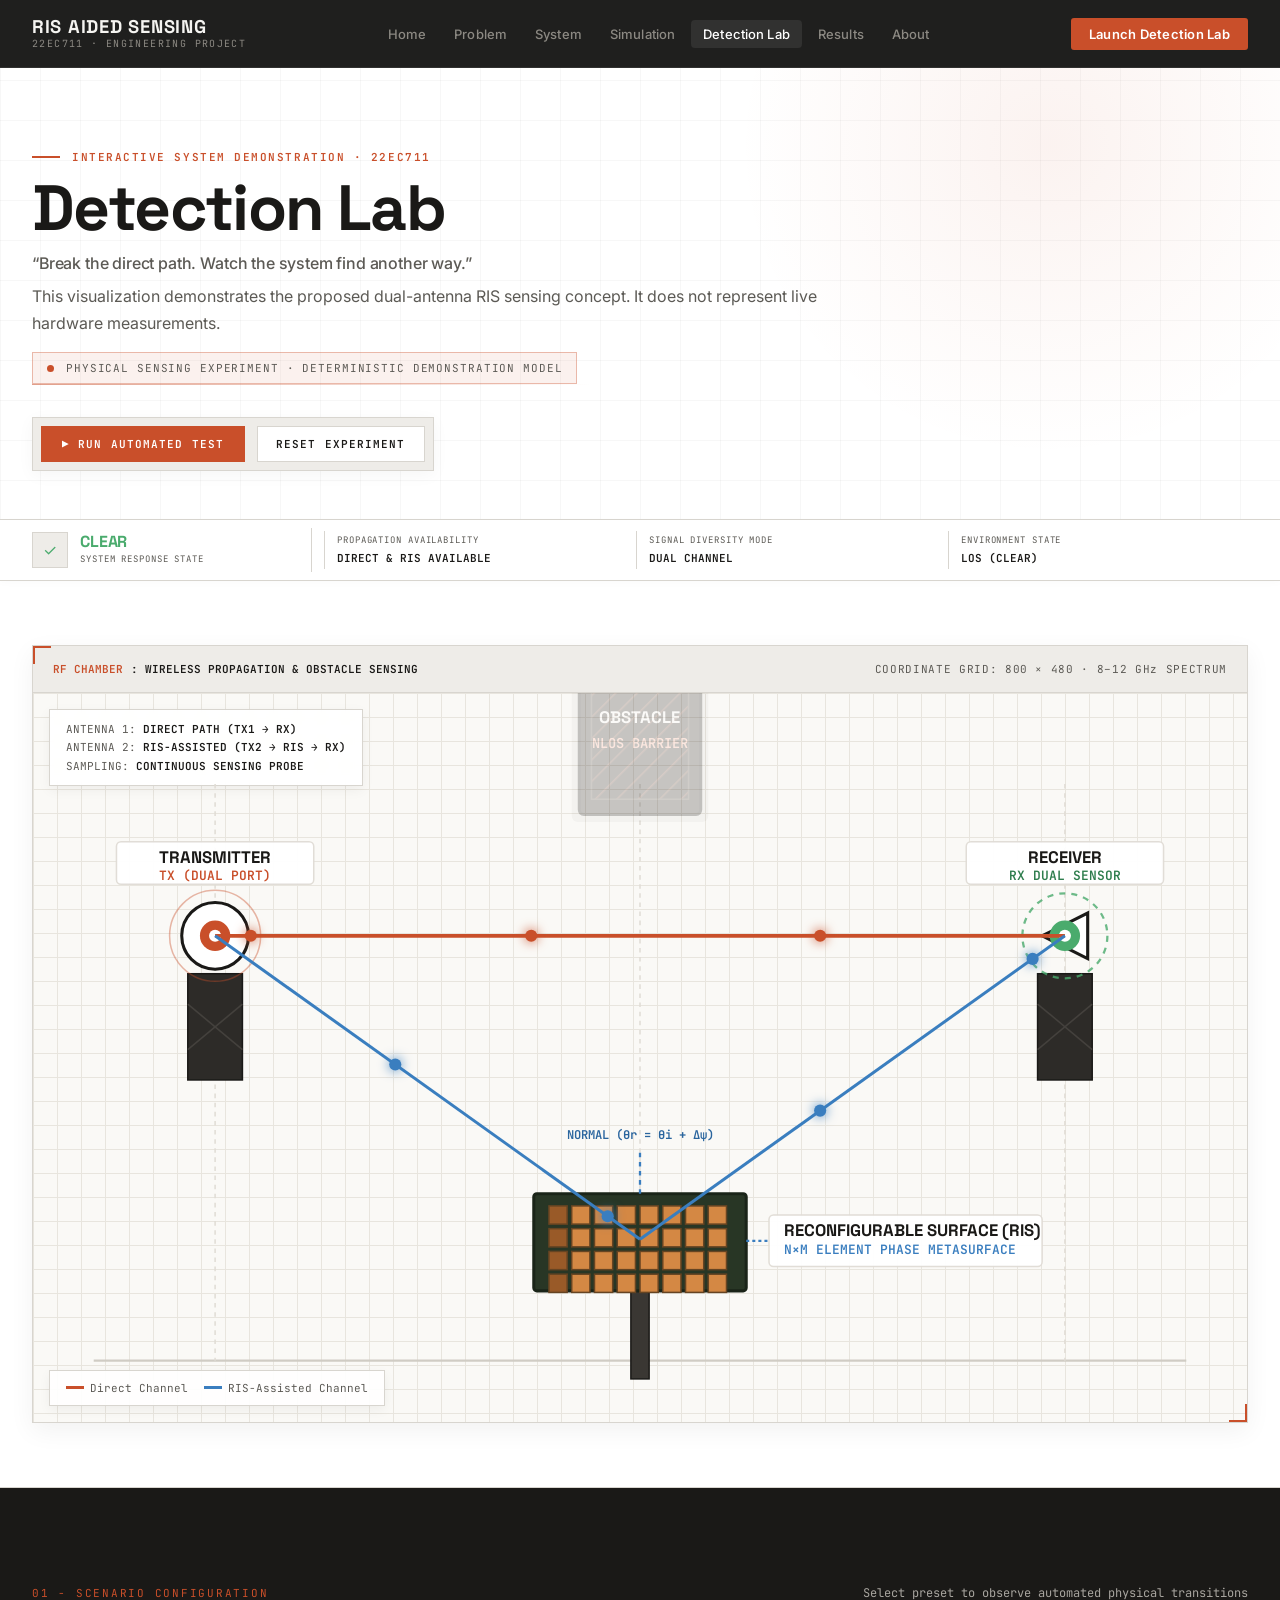
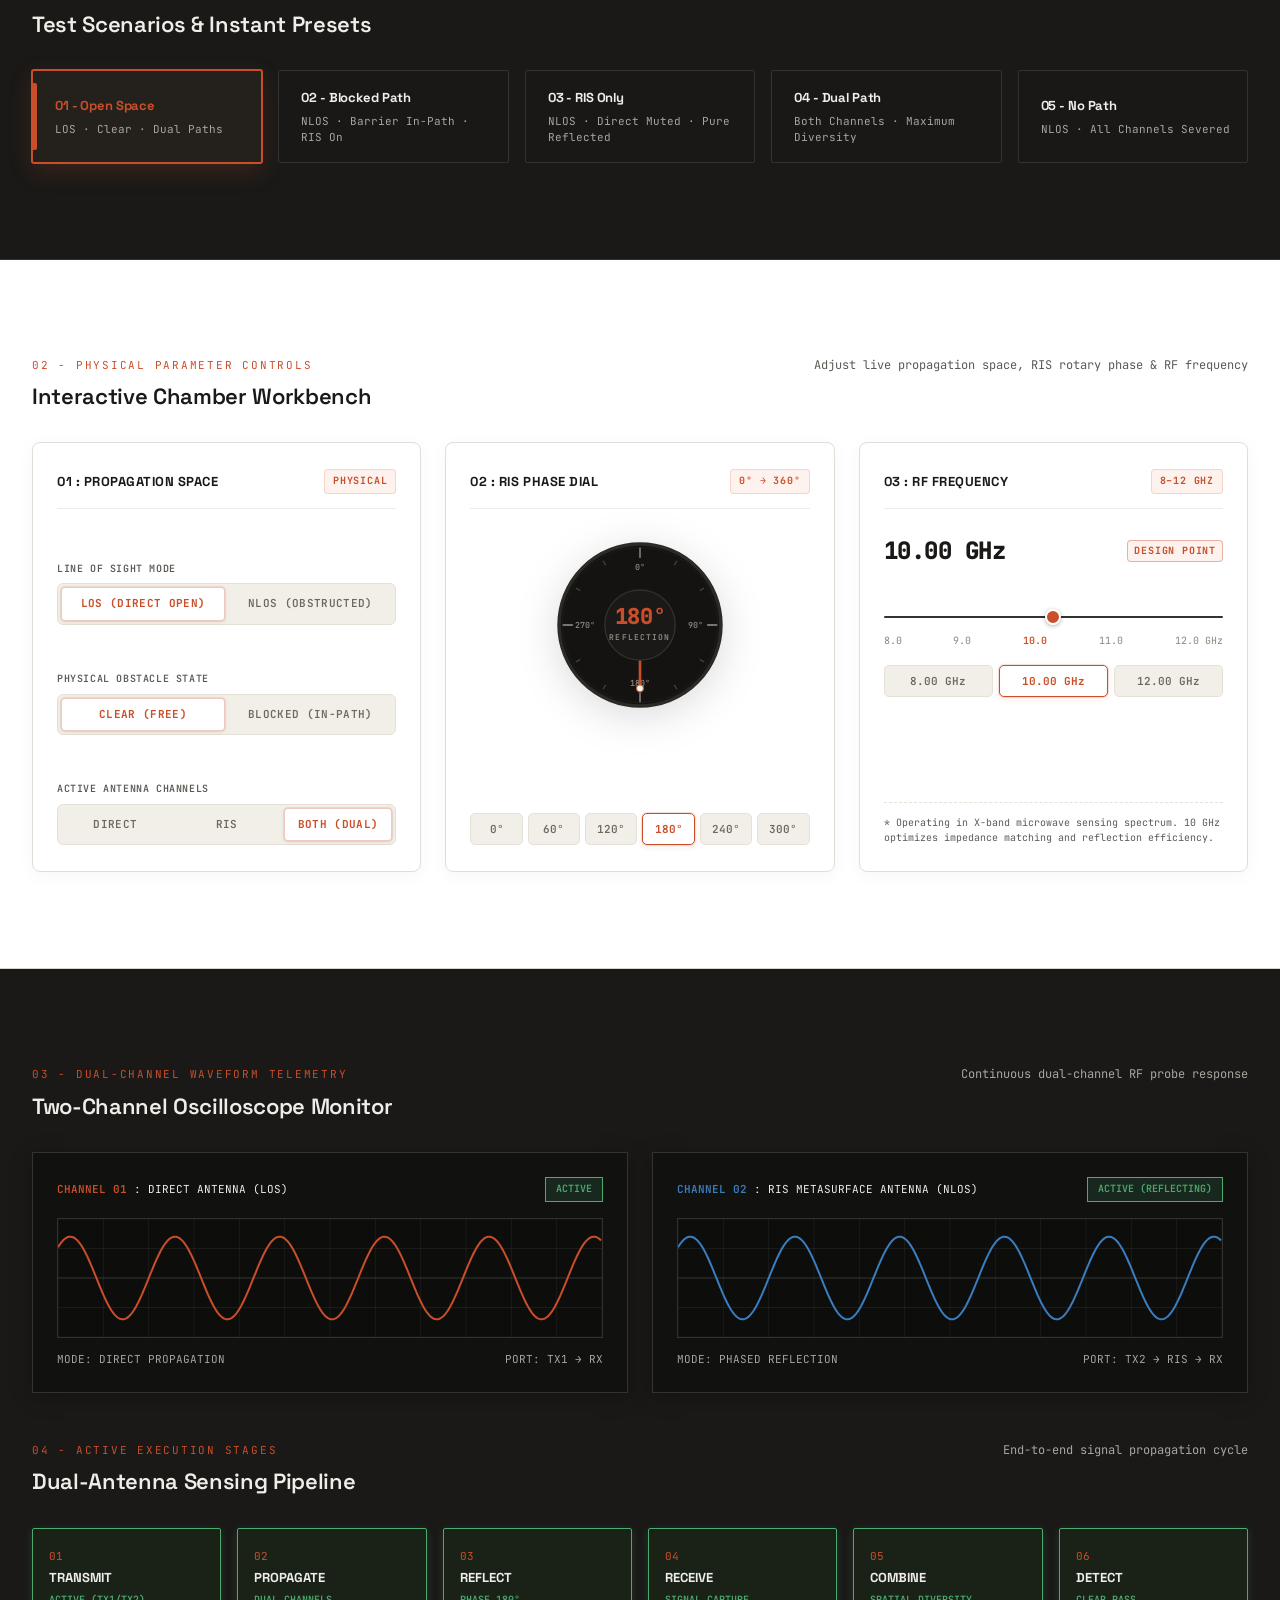
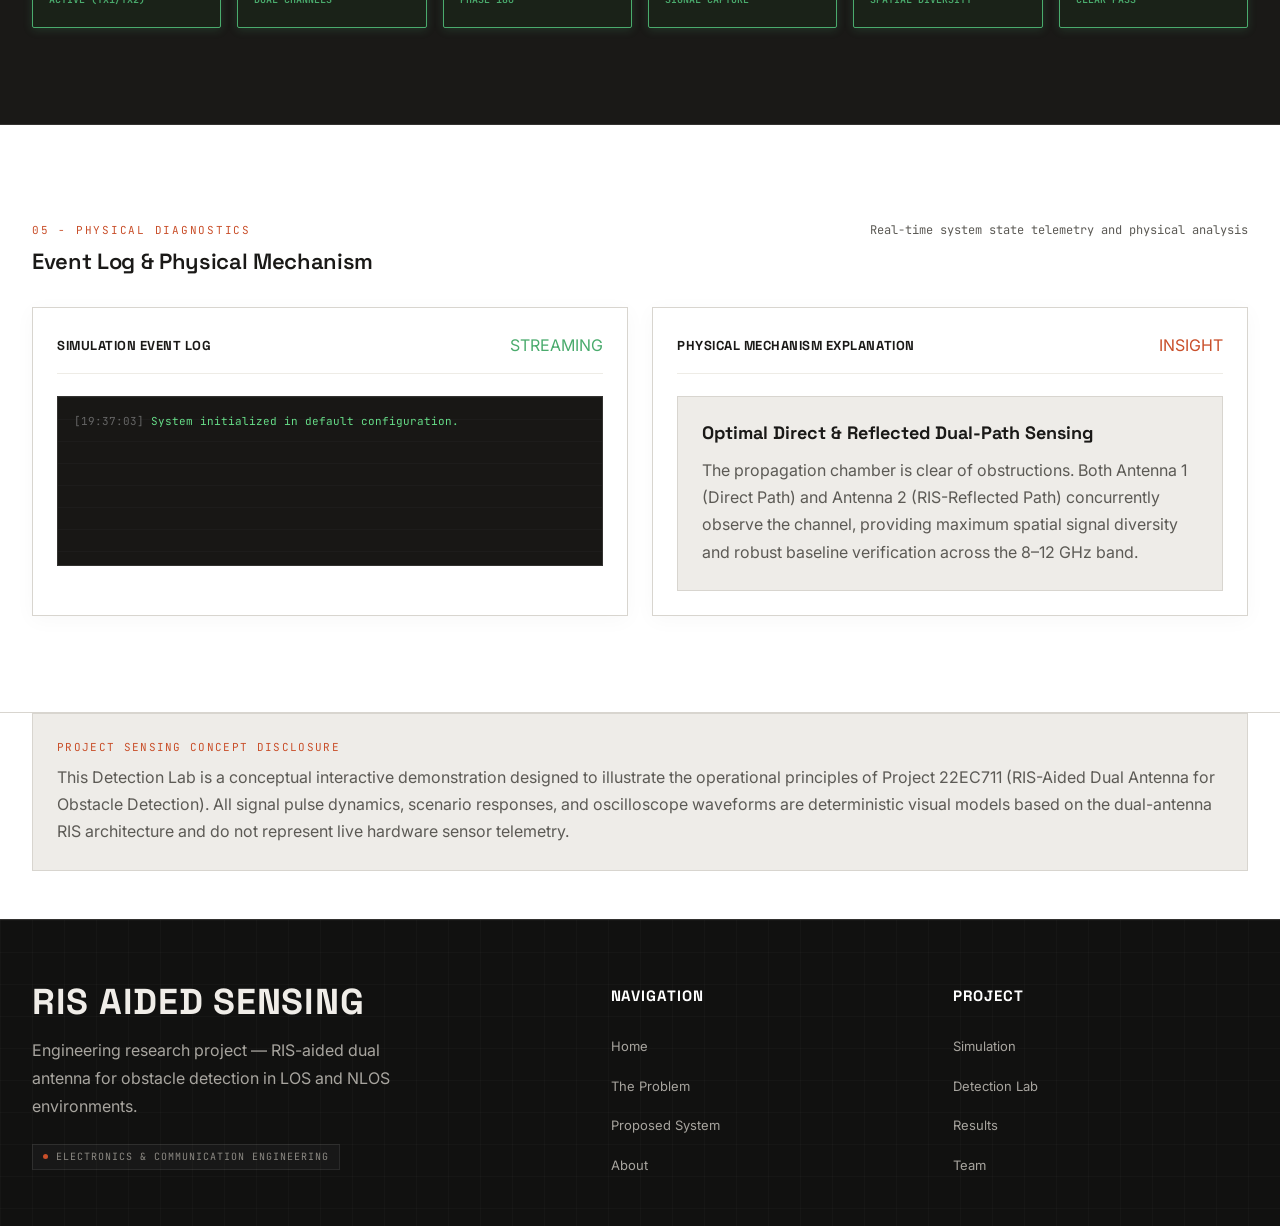
<file: detection.html>
<!DOCTYPE html>
<html lang="en">
<head>
  <meta charset="UTF-8" />
  <meta name="viewport" content="width=device-width, initial-scale=1.0" />
  <title>Detection Lab — Interactive Sensing Chamber | 22EC711</title>
  <meta name="description" content="Physical sensing experiment & interactive chamber demonstrating RIS-aided dual-antenna obstacle detection in LOS and NLOS environments." />
  
  <!-- Global Design System & Detection Lab Styles -->
  <link rel="stylesheet" href="styles.css" />
  <link rel="stylesheet" href="detection.css" />
  <link rel="preconnect" href="https://fonts.googleapis.com" />
  <link rel="preconnect" href="https://fonts.gstatic.com" crossorigin />
</head>
<body class="det-page-wrapper page-theme">

<!-- HEADER -->
<header class="site-header" role="banner">
  <nav class="nav-inner" aria-label="Main navigation">
    <a href="index.html" class="nav-logo" aria-label="RIS AIDED SENSING Home">
      <span class="nav-logo-main">RIS AIDED SENSING</span>
      <span class="nav-logo-sub">22EC711 · Engineering Project</span>
    </a>
    <ul class="nav-links">
      <li><a href="index.html">Home</a></li>
      <li><a href="problem.html">Problem</a></li>
      <li><a href="system.html">System</a></li>
      <li><a href="simulation.html">Simulation</a></li>
      <li><a href="detection.html">Detection Lab</a></li>
      <li><a href="results.html">Results</a></li>
      <li><a href="about.html">About</a></li>
    </ul>
    <div class="nav-cta-wrap">
      <a href="detection.html" class="nav-cta">Launch Detection Lab</a>
    </div>
    <button class="nav-hamburger" aria-label="Toggle navigation" aria-expanded="false" aria-controls="mobile-menu">
      <span></span><span></span><span></span>
    </button>
  </nav>
</header>

<nav id="mobile-menu" class="nav-mobile" aria-label="Mobile navigation">
  <a href="index.html">Home</a>
  <a href="problem.html">Problem</a>
  <a href="system.html">System</a>
  <a href="simulation.html">Simulation</a>
  <a href="detection.html">Detection Lab</a>
  <a href="results.html">Results</a>
  <a href="about.html">About</a>
</nav>

<!-- EDITORIAL HERO -->
<section class="det-hero-section theme-light">
  <div class="container">
    <div class="det-hero-grid">
      <div class="det-title-group">
        <div class="eyebrow det-eyebrow-tight">
          <div class="eyebrow-bar"></div>
          <span class="label-accent">Interactive System Demonstration · 22EC711</span>
        </div>
        <h1 class="det-main-title">
          Detection Lab
        </h1>
        <p class="det-sub-title">
          “Break the direct path. Watch the system find another way.”
        </p>
        <p class="body-md det-hero-description">
          This visualization demonstrates the proposed dual-antenna RIS sensing concept. It does not represent live hardware measurements.
        </p>
        <div class="det-disclaimer-tag">
          <span class="det-dot"></span>
          <span>Physical Sensing Experiment · Deterministic Demonstration Model</span>
        </div>
      </div>

      <div class="det-actions-top">
        <button id="btn-run-test" class="det-action-btn-primary" title="Execute automated 5-stage sensing cycle">
          <span>▶</span> Run Automated Test
        </button>
        <button id="btn-reset-exp" class="det-action-btn-sec" title="Reset all parameters">
          Reset Experiment
        </button>
      </div>
    </div>
  </div>
</section>

<!-- SYSTEM STATUS INSTRUMENT BAR (LIGHT) -->
<section class="det-status-banner theme-light" aria-label="System Telemetry Status">
  <div class="container">
    <div class="det-status-container">
      
      <!-- Main State Box -->
      <div class="det-status-main">
        <div class="det-status-icon-box" id="status-icon-display">✓</div>
        <div>
          <div class="status-badge-val state-clear" id="status-text-display">CLEAR</div>
          <div class="status-badge-sub">System Response State</div>
        </div>
      </div>

      <!-- Secondary Metrics -->
      <div class="det-status-metric">
        <div class="det-metric-lbl">Propagation Availability</div>
        <div class="det-metric-val" id="metric-propagation">DIRECT PATH AVAILABLE</div>
      </div>

      <div class="det-status-metric">
        <div class="det-metric-lbl">Signal Diversity Mode</div>
        <div class="det-metric-val" id="metric-diversity">DUAL CHANNEL</div>
      </div>

      <div class="det-status-metric">
        <div class="det-metric-lbl">Environment State</div>
        <div class="det-metric-val" id="metric-environment">LOS (CLEAR)</div>
      </div>

    </div>
  </div>
</section>

<!-- MAIN DETECTION LAB CONTENT (FULL-WIDTH SECTIONS WITH CONTAINERS) -->
<main class="det-main-content">

  <!-- SECTION: MAIN DETECTION CHAMBER (LIGHT) -->
  <section class="det-section theme-light det-chamber-section" aria-labelledby="chamber-heading">
    <div class="container">
      <div class="det-chamber-card">
        
        <div class="det-chamber-header">
          <div class="det-chamber-header-title">
            <span>RF CHAMBER</span> : WIRELESS PROPAGATION &amp; OBSTACLE SENSING
          </div>
          <div class="det-chamber-meta">
            COORDINATE GRID: 800 × 480 · 8–12 GHz SPECTRUM
          </div>
        </div>

        <div class="det-svg-canvas-container">
          
          <!-- On-Screen Telemetry Annotations -->
          <div class="det-hud-overlay">
            <div>ANTENNA 1: <span>DIRECT PATH (TX1 &rarr; RX)</span></div>
            <div>ANTENNA 2: <span>RIS-ASSISTED (TX2 &rarr; RIS &rarr; RX)</span></div>
            <div>SAMPLING: <span>CONTINUOUS SENSING PROBE</span></div>
          </div>

          <div class="det-hud-legend">
            <div class="legend-item"><span class="legend-line direct"></span> Direct Channel</div>
            <div class="legend-item"><span class="legend-line ris"></span> RIS-Assisted Channel</div>
          </div>

          <!-- Master SVG Sensing Scene -->
          <svg id="det-chamber-svg" viewBox="0 0 800 480" preserveAspectRatio="xMidYMid meet">
            <defs>
              <!-- Obstacle Hatch Pattern -->
              <pattern id="obs-hatch" width="10" height="10" patternTransform="rotate(45 0 0)" patternUnits="userSpaceOnUse">
                <line x1="0" y1="0" x2="0" y2="10" stroke="#ff8866" stroke-width="2" />
              </pattern>
              <!-- RIS Texture Pattern -->
              <pattern id="ris-tex-bg" width="16" height="16" patternUnits="userSpaceOnUse">
                <rect width="14" height="14" fill="#b3773f" stroke="#664422" />
              </pattern>
            </defs>

            <!-- Reference Coordinate Grids & Bench Lines -->
            <line x1="40" y1="440" x2="760" y2="440" stroke="#d0ccc4" stroke-width="1.5" />
            <line x1="120" y1="60" x2="120" y2="440" stroke="#e0dcd5" stroke-dasharray="3,3" />
            <line x1="680" y1="60" x2="680" y2="440" stroke="#e0dcd5" stroke-dasharray="3,3" />
            <line x1="400" y1="60" x2="400" y2="440" stroke="#e0dcd5" stroke-dasharray="3,3" />

            <!-- ========================================================
                 1. TRANSMITTER NODE (TX) [X: 120, Y: 160]
                 ======================================================== -->
            <g id="svg-tx-node" transform="translate(120, 160)">
              <!-- TX Base Tower -->
              <rect x="-18" y="25" width="36" height="70" fill="#2d2b28" stroke="#1a1917" />
              <line x1="-18" y1="45" x2="18" y2="75" stroke="#44413d" />
              <line x1="18" y1="45" x2="-18" y2="75" stroke="#44413d" />
              
              <!-- TX Radiator Head -->
              <circle cx="0" cy="0" r="22" fill="#ffffff" stroke="#1a1917" stroke-width="2" />
              <circle cx="0" cy="0" r="10" fill="#c94f2a" />
              <circle cx="0" cy="0" r="4" fill="#ffffff" />
              
              <!-- TX Wavefront Pulse Ripples -->
              <circle cx="0" cy="0" r="30" fill="none" stroke="#c94f2a" stroke-width="1" opacity="0.4" />
              
              <!-- Labels (Moved upwards with clean backdrop) -->
              <rect x="-65" y="-62" width="130" height="28" fill="#ffffff" stroke="#e0dcd5" stroke-width="1" rx="3" opacity="0.95" />
              <text x="0" y="-48" font-family="Space Grotesk" font-size="11" font-weight="700" fill="#1a1917" text-anchor="middle">TRANSMITTER</text>
              <text x="0" y="-37" font-family="JetBrains Mono" font-size="8.5" fill="#c94f2a" font-weight="600" text-anchor="middle">TX (DUAL PORT)</text>
            </g>

            <!-- ========================================================
                 2. RECEIVER NODE (RX) [X: 680, Y: 160]
                 ======================================================== -->
            <g id="svg-rx-node" transform="translate(680, 160)">
              <!-- RX Base Tower -->
              <rect x="-18" y="25" width="36" height="70" fill="#2d2b28" stroke="#1a1917" />
              <line x1="-18" y1="45" x2="18" y2="75" stroke="#44413d" />
              <line x1="18" y1="45" x2="-18" y2="75" stroke="#44413d" />
              
              <!-- RX Sensor Horn -->
              <path d="M-15,-15 L15,0 L-15,15 Z" fill="#ffffff" stroke="#1a1917" stroke-width="2" transform="rotate(180)" />
              <circle cx="0" cy="0" r="10" fill="#4aab6d" />
              <circle cx="0" cy="0" r="4" fill="#ffffff" />
              
              <!-- Dynamic Capture Field Ring -->
              <circle id="svg-rx-field" cx="0" cy="0" r="28" fill="none" stroke="#4aab6d" stroke-width="1.5" stroke-dasharray="4,4" opacity="0.8" />

              <!-- Labels (Moved upwards with clean backdrop) -->
              <rect x="-65" y="-62" width="130" height="28" fill="#ffffff" stroke="#e0dcd5" stroke-width="1" rx="3" opacity="0.95" />
              <text x="0" y="-48" font-family="Space Grotesk" font-size="11" font-weight="700" fill="#1a1917" text-anchor="middle">RECEIVER</text>
              <text x="0" y="-37" font-family="JetBrains Mono" font-size="8.5" fill="#2e7d4d" font-weight="600" text-anchor="middle">RX DUAL SENSOR</text>
            </g>

            <!-- ========================================================
                 3. RECONFIGURABLE INTELLIGENT SURFACE (RIS) [X: 400, Y: 360]
                 ======================================================== -->
            <g id="svg-ris-node" transform="translate(400, 360)">
              <!-- Base Stand -->
              <rect x="-6" y="32" width="12" height="60" fill="#3a3733" stroke="#1a1917" />
              <!-- Substrate Plate (FR-4 Dielectric) -->
              <rect x="-70" y="-30" width="140" height="64" fill="#283625" stroke="#1a2418" stroke-width="2" rx="2" />
              
              <!-- 8x4 Array of Metallic Copper Unit Cells -->
              <g id="svg-ris-cells" transform="translate(-60, -22)">
                <!-- Dynamically populated / styled by detection.js -->
              </g>

              <!-- Angle Normal Leader Line -->
              <line x1="0" y1="-30" x2="0" y2="-60" stroke="#3a7ebf" stroke-width="1.5" stroke-dasharray="3,3" />
              <text x="0" y="-66" font-family="JetBrains Mono" font-size="8" fill="#2a659e" font-weight="600" text-anchor="middle">NORMAL (θr = θi + Δψ)</text>

              <!-- Right-Side Labels (Positioned on the right to prevent overlap with RIS stand) -->
              <g transform="translate(85, -16)">
                <rect x="0" y="0" width="180" height="34" fill="#ffffff" stroke="#e0dcd5" stroke-width="1" rx="3" opacity="0.95" />
                <line x1="-15" y1="17" x2="0" y2="17" stroke="#3a7ebf" stroke-width="1.5" stroke-dasharray="2,2" />
                <text x="10" y="14" font-family="Space Grotesk" font-size="11" font-weight="700" fill="#1a1917" text-anchor="start">RECONFIGURABLE SURFACE (RIS)</text>
                <text x="10" y="26" font-family="JetBrains Mono" font-size="8.5" fill="#3a7ebf" font-weight="600" text-anchor="start">N×M ELEMENT PHASE METASURFACE</text>
              </g>
            </g>

            <!-- ========================================================
                 4. PROPAGATION PATH TRACES (LINES)
                 ======================================================== -->
            <!-- Direct Path Line (TX 120,160 -> RX 680,160) -->
            <line id="svg-direct-line" x1="120" y1="160" x2="680" y2="160" stroke="var(--c-direct)" stroke-width="2.5" />
            
            <!-- RIS Path 1: TX (120,160) -> RIS (400,360) -->
            <line id="svg-ris-path-1" x1="120" y1="160" x2="400" y2="360" stroke="var(--c-ris)" stroke-width="2" />
            
            <!-- RIS Path 2: RIS (400,360) -> RX (680,160) -->
            <line id="svg-ris-path-2" x1="400" y1="360" x2="680" y2="160" stroke="var(--c-ris)" stroke-width="2" />

            <!-- Dynamic Travelling Pulses Layer -->
            <g id="svg-pulses-container">
              <!-- Animated circles appended by detection.js loop -->
            </g>

            <!-- ========================================================
                 5. PHYSICAL OBSTACLE OBSTRUCTION [X: 360..440, Y: 100..220]
                 ======================================================== -->
            <g id="svg-obstacle-group" class="det-obstacle-group" transform="translate(0, -140)">
              <!-- Shadow -->
              <rect x="355" y="95" width="90" height="130" fill="rgba(0,0,0,0.12)" rx="4" />
              <!-- Physical Barrier Body (Architectural Monolith) -->
              <rect x="360" y="100" width="80" height="120" fill="#2d2b27" stroke="#1a1917" stroke-width="2" rx="3" />
              
              <!-- Structural Warning Striping -->
              <rect x="360" y="100" width="80" height="14" fill="#c94f2a" />
              <line x1="360" y1="114" x2="440" y2="114" stroke="#ffffff" stroke-width="1" />
              
              <!-- Interior Hazard Hatching -->
              <rect x="368" y="122" width="64" height="88" fill="url(#obs-hatch)" opacity="0.3" />
              <rect x="368" y="122" width="64" height="88" fill="none" stroke="#554d46" stroke-width="1" />
              
              <!-- Label on Obstacle -->
              <text x="400" y="160" font-family="Space Grotesk" font-size="11" font-weight="700" fill="#ffffff" text-anchor="middle">OBSTACLE</text>
              <text x="400" y="176" font-family="JetBrains Mono" font-size="9" fill="#ffb49e" font-weight="600" text-anchor="middle">NLOS BARRIER</text>
            </g>

          </svg>

        </div>
      </div>
    </div>
  </section>

  <!-- SECTION: SCENARIO PRESETS BAR (DARK) -->
  <section class="det-section theme-dark det-presets-section" id="sec-scenarios" aria-labelledby="preset-heading">
    <div class="container">
      <div class="det-section-header">
        <div>
          <div class="det-section-tag">01 - Scenario Configuration</div>
          <h2 class="heading-sm" style="color:var(--c-text-inv);">Test Scenarios &amp; Instant Presets</h2>
        </div>
        <div style="font-family:var(--font-mono); font-size:12px; color:var(--c-text-inv-muted);">
          Select preset to observe automated physical transitions
        </div>
      </div>

      <div class="det-presets-grid">
        <!-- Preset 1 -->
        <button type="button" class="scenario-chip active" data-scenario="open-space">
          <div class="scen-title">01 - Open Space</div>
          <div class="scen-desc">LOS · Clear · Dual Paths</div>
        </button>
        <!-- Preset 2 -->
        <button type="button" class="scenario-chip" data-scenario="blocked-path">
          <div class="scen-title">02 - Blocked Path</div>
          <div class="scen-desc">NLOS · Barrier In-Path · RIS On</div>
        </button>
        <!-- Preset 3 -->
        <button type="button" class="scenario-chip" data-scenario="ris-only">
          <div class="scen-title">03 - RIS Only</div>
          <div class="scen-desc">NLOS · Direct Muted · Pure Reflected</div>
        </button>
        <!-- Preset 4 -->
        <button type="button" class="scenario-chip" data-scenario="dual-path">
          <div class="scen-title">04 - Dual Path</div>
          <div class="scen-desc">Both Channels · Maximum Diversity</div>
        </button>
        <!-- Preset 5 -->
        <button type="button" class="scenario-chip" data-scenario="no-path">
          <div class="scen-title">05 - No Path</div>
          <div class="scen-desc">NLOS · All Channels Severed</div>
        </button>
      </div>
    </div>
  </section>

  <!-- SECTION: WORKBENCH CONTROLS (LIGHT) -->
  <section class="det-section theme-light det-controls-section" id="sec-controls" aria-labelledby="workbench-heading">
    <div class="container">
      <div class="det-section-header">
        <div>
          <div class="det-section-tag">02 - Physical Parameter Controls</div>
          <h2 class="heading-sm" style="color:var(--c-text);">Interactive Chamber Workbench</h2>
        </div>
        <div style="font-family:var(--font-mono); font-size:12px; color:var(--c-text-muted);">
          Adjust live propagation space, RIS rotary phase &amp; RF frequency
        </div>
      </div>

      <div class="det-workbench-grid">
        
        <!-- PANEL 1: ENVIRONMENT & OBSTACLE -->
        <div class="det-wb-panel">
          <div class="wb-panel-header">
            <span>01 : Propagation Space</span>
            <span class="det-physical-label">PHYSICAL</span>
          </div>

          <div class="det-control-group">
            <div class="det-control-label">
              Line of Sight Mode
            </div>
            <div class="tactile-seg-group">
              <button id="btn-env-los" class="tactile-seg-btn active">LOS (Direct Open)</button>
              <button id="btn-env-nlos" class="tactile-seg-btn">NLOS (Obstructed)</button>
            </div>
          </div>

          <div class="det-control-group">
            <div class="det-control-label">
              Physical Obstacle State
            </div>
            <div class="tactile-seg-group">
              <button id="btn-obs-clear" class="tactile-seg-btn active">CLEAR (Free)</button>
              <button id="btn-obs-blocked" class="tactile-seg-btn">BLOCKED (In-Path)</button>
            </div>
          </div>

          <div class="det-control-group">
            <div class="det-control-label">
              Active Antenna Channels
            </div>
            <div class="tactile-seg-group">
              <button id="btn-path-direct" class="tactile-seg-btn">Direct</button>
              <button id="btn-path-ris" class="tactile-seg-btn">RIS</button>
              <button id="btn-path-both" class="tactile-seg-btn active">Both (Dual)</button>
            </div>
          </div>
        </div>

        <!-- PANEL 2: RIS ROTARY PHASE CONTROLLER -->
        <div class="det-wb-panel">
          <div class="wb-panel-header">
            <span>02 : RIS Phase Dial</span>
            <span class="det-physical-label">0° &rarr; 360°</span>
          </div>

          <div class="det-dial-wrap">
            <div id="det-dial-container" class="det-dial-container" title="Drag to adjust reflection angle">
              <svg viewBox="0 0 200 200" width="176" height="176">
                <!-- Dial Track & Bezel -->
                <circle cx="100" cy="100" r="92" fill="#141312" stroke="#2c2a27" stroke-width="4" />
                <circle cx="100" cy="100" r="88" fill="none" stroke="#201e1c" stroke-width="1" />
                
                <!-- Minor Radial Ticks (30 deg intervals) -->
                <line x1="142" y1="27" x2="139" y2="32" stroke="#44413c" stroke-width="1.5" />
                <line x1="173" y1="58" x2="168" y2="61" stroke="#44413c" stroke-width="1.5" />
                <line x1="173" y1="142" x2="168" y2="139" stroke="#44413c" stroke-width="1.5" />
                <line x1="142" y1="173" x2="139" y2="168" stroke="#44413c" stroke-width="1.5" />
                <line x1="58" y1="173" x2="61" y2="168" stroke="#44413c" stroke-width="1.5" />
                <line x1="27" y1="142" x2="32" y2="139" stroke="#44413c" stroke-width="1.5" />
                <line x1="27" y1="58" x2="32" y2="61" stroke="#44413c" stroke-width="1.5" />
                <line x1="58" y1="27" x2="61" y2="32" stroke="#44413c" stroke-width="1.5" />

                <!-- Major Cardinal Ticks (0, 90, 180, 270) -->
                <line x1="100" y1="13" x2="100" y2="23" stroke="#7a756c" stroke-width="2" stroke-linecap="round" />
                <line x1="187" y1="100" x2="177" y2="100" stroke="#7a756c" stroke-width="2" stroke-linecap="round" />
                <line x1="100" y1="187" x2="100" y2="177" stroke="#7a756c" stroke-width="2" stroke-linecap="round" />
                <line x1="13" y1="100" x2="23" y2="100" stroke="#7a756c" stroke-width="2" stroke-linecap="round" />
                
                <!-- Cardinal Numbers (Well spaced, outside center hub) -->
                <text x="100" y="37" font-family="JetBrains Mono" font-size="9.5" fill="#8c877e" font-weight="600" text-anchor="middle">0°</text>
                <text x="163" y="103.5" font-family="JetBrains Mono" font-size="9.5" fill="#8c877e" font-weight="600" text-anchor="middle">90°</text>
                <text x="100" y="169" font-family="JetBrains Mono" font-size="9.5" fill="#8c877e" font-weight="600" text-anchor="middle">180°</text>
                <text x="37" y="103.5" font-family="JetBrains Mono" font-size="9.5" fill="#8c877e" font-weight="600" text-anchor="middle">270°</text>
                
                <!-- Rotary Pointer Needle -->
                <g id="det-dial-pointer" transform="rotate(180 100 100)">
                  <line x1="100" y1="100" x2="100" y2="28" stroke="#c94f2a" stroke-width="3" stroke-linecap="round" />
                  <circle cx="100" cy="28" r="4" fill="#ffffff" stroke="#c94f2a" stroke-width="1.5" />
                </g>

                <!-- Center Pivot Hub (Spacious 80px diameter circle) -->
                <circle cx="100" cy="100" r="40" fill="#1a1917" stroke="#35322d" stroke-width="1.5" />
              </svg>

              <div class="det-dial-center">
                <div class="det-dial-val" id="det-dial-val-disp">180°</div>
                <div class="det-dial-lbl">REFLECTION</div>
              </div>
            </div>

            <div class="det-phase-presets-row">
              <button class="det-phase-chip" data-phase="0">0°</button>
              <button class="det-phase-chip" data-phase="60">60°</button>
              <button class="det-phase-chip" data-phase="120">120°</button>
              <button class="det-phase-chip active" data-phase="180">180°</button>
              <button class="det-phase-chip" data-phase="240">240°</button>
              <button class="det-phase-chip" data-phase="300">300°</button>
            </div>
          </div>
        </div>

        <!-- PANEL 3: RF FREQUENCY TUNER -->
        <div class="det-wb-panel">
          <div class="wb-panel-header">
            <span>03 : RF Frequency</span>
            <span class="det-physical-label">8–12 GHz</span>
          </div>

          <div class="det-freq-content-wrap">
            <div class="det-freq-val-row">
              <div class="det-freq-disp" id="det-freq-disp">10.00 GHz</div>
              <div class="det-design-point">
                DESIGN POINT
              </div>
            </div>

            <div class="sim-slider-track det-slider-offset">
              <input type="range" id="det-freq-slider" class="sim-slider" min="8.00" max="12.00" step="0.05" value="10.00" />
            </div>

            <div class="freq-ticks">
              <span>8.0</span>
              <span>9.0</span>
              <span class="det-frequency-design-point">10.0</span>
              <span>11.0</span>
              <span>12.0 GHz</span>
            </div>

            <div class="det-freq-preset-btns">
              <button class="det-freq-btn" data-freq="8.00">8.00 GHz</button>
              <button class="det-freq-btn active" data-freq="10.00">10.00 GHz</button>
              <button class="det-freq-btn" data-freq="12.00">12.00 GHz</button>
            </div>
          </div>

          <div class="det-frequency-note">
            * Operating in X-band microwave sensing spectrum. 10 GHz optimizes impedance matching and reflection efficiency.
          </div>
        </div>
      </div>
    </div>
  </section>

  <!-- SECTION: WAVEFORM TELEMETRY & PIPELINE (DARK) -->
  <section class="det-section theme-dark det-pipeline-section" id="sec-pipeline" aria-labelledby="channel-monitor-heading">
    <div class="container">
      <div class="det-section-header">
        <div>
          <div class="det-section-tag">03 - Dual-Channel Waveform Telemetry</div>
          <h2 class="heading-sm" style="color:var(--c-text-inv);">Two-Channel Oscilloscope Monitor</h2>
        </div>
        <div style="font-family:var(--font-mono); font-size:12px; color:var(--c-text-inv-muted);">
          Continuous dual-channel RF probe response
        </div>
      </div>

      <!-- TWO-CHANNEL OSCILLOSCOPE MONITOR -->
      <div class="det-channels-grid">
        <!-- Channel 01: Direct Antenna -->
        <div class="det-channel-card">
          <div class="det-channel-header">
            <div>
              <span class="det-channel-label-direct">CHANNEL 01</span> : DIRECT ANTENNA (LOS)
            </div>
            <div id="badge-ch1" class="ch-state-badge active">ACTIVE</div>
          </div>
          <div class="scope-canvas-wrap">
            <canvas id="scope-direct-canvas"></canvas>
          </div>
          <div class="det-scope-meta">
            <span>MODE: DIRECT PROPAGATION</span>
            <span>PORT: TX1 &rarr; RX</span>
          </div>
        </div>

        <!-- Channel 02: RIS-Assisted Antenna -->
        <div class="det-channel-card">
          <div class="det-channel-header">
            <div>
              <span class="det-channel-label-ris">CHANNEL 02</span> : RIS METASURFACE ANTENNA (NLOS)
            </div>
            <div id="badge-ch2" class="ch-state-badge active">ACTIVE</div>
          </div>
          <div class="scope-canvas-wrap">
            <canvas id="scope-ris-canvas"></canvas>
          </div>
          <div class="det-scope-meta">
            <span>MODE: PHASED REFLECTION</span>
            <span>PORT: TX2 &rarr; RIS &rarr; RX</span>
          </div>
        </div>
      </div>

      <!-- SYSTEM FLOW PIPELINE (01 - 06) -->
      <div class="det-section-header" style="margin-top: var(--sp-12);">
        <div>
          <div class="det-section-tag">04 - Active Execution Stages</div>
          <h2 class="heading-sm" style="color:var(--c-text-inv);">Dual-Antenna Sensing Pipeline</h2>
        </div>
        <div style="font-family:var(--font-mono); font-size:12px; color:var(--c-text-inv-muted);">
          End-to-end signal propagation cycle
        </div>
      </div>

      <div class="det-flow-pipeline">
        <div class="flow-step-card active">
          <div class="flow-step-num">01</div>
          <div class="flow-step-title">TRANSMIT</div>
          <div class="flow-step-state">ACTIVE (TX1/TX2)</div>
        </div>
        <div class="flow-step-card active">
          <div class="flow-step-num">02</div>
          <div class="flow-step-title">PROPAGATE</div>
          <div class="flow-step-state">DUAL CHANNELS</div>
        </div>
        <div class="flow-step-card active">
          <div class="flow-step-num">03</div>
          <div class="flow-step-title">REFLECT</div>
          <div class="flow-step-state">PHASE 180°</div>
        </div>
        <div class="flow-step-card active">
          <div class="flow-step-num">04</div>
          <div class="flow-step-title">RECEIVE</div>
          <div class="flow-step-state">SIGNAL CAPTURE</div>
        </div>
        <div class="flow-step-card active">
          <div class="flow-step-num">05</div>
          <div class="flow-step-title">COMBINE</div>
          <div class="flow-step-state">SPATIAL DIVERSITY</div>
        </div>
        <div class="flow-step-card active">
          <div class="flow-step-num">06</div>
          <div class="flow-step-title">DETECT</div>
          <div class="flow-step-state">CLEAR PASS</div>
        </div>
      </div>
    </div>
  </section>

  <!-- SECTION: EVENT LOG & DYNAMIC EXPLANATION (LIGHT) -->
  <section class="det-section theme-light det-analysis-section" id="sec-analysis" aria-labelledby="telemetry-log-heading">
    <div class="container">
      <div class="det-section-header">
        <div>
          <div class="det-section-tag">05 - Physical Diagnostics</div>
          <h2 class="heading-sm" style="color:var(--c-text);">Event Log &amp; Physical Mechanism</h2>
        </div>
        <div style="font-family:var(--font-mono); font-size:12px; color:var(--c-text-muted);">
          Real-time system state telemetry and physical analysis
        </div>
      </div>

      <div class="det-info-grid">
        <!-- Left: Event Log -->
        <div class="det-log-card">
          <div class="wb-panel-header">
            <span>Simulation Event Log</span>
            <span class="det-status-signal">STREAMING</span>
          </div>
          <div id="event-log-terminal" class="event-log-terminal">
            <!-- Log lines dynamically appended by detection.js -->
          </div>
        </div>

        <!-- Right: "What is Happening?" Dynamic Panel -->
        <div class="det-explain-card">
          <div class="wb-panel-header">
            <span>Physical Mechanism Explanation</span>
            <span class="det-status-accent">INSIGHT</span>
          </div>
          <div class="explain-content-box">
            <div class="explain-headline" id="explain-headline">
              Optimal Direct &amp; Reflected Dual-Path Sensing
            </div>
            <p class="explain-text" id="explain-text">
              The propagation chamber is clear of obstructions. Both Antenna 1 (Direct Path) and Antenna 2 (RIS-Reflected Path) concurrently observe the channel, providing maximum spatial signal diversity and robust baseline verification across the 8–12 GHz band.
            </p>
          </div>
        </div>
      </div>
    </div>
  </section>

  <!-- SECTION: TECHNICAL PROJECT DISCLOSURE (LIGHT) -->
  <section class="det-section theme-light" style="padding-top: 0; padding-bottom: var(--sp-12); border-bottom: none;">
    <div class="container">
      <div class="det-disclosure">
        <div class="det-disclosure-title">
          Project Sensing Concept Disclosure
        </div>
        <p class="det-disclosure-text">
          This Detection Lab is a conceptual interactive demonstration designed to illustrate the operational principles of Project 22EC711 (RIS-Aided Dual Antenna for Obstacle Detection). All signal pulse dynamics, scenario responses, and oscilloscope waveforms are deterministic visual models based on the dual-antenna RIS architecture and do not represent live hardware sensor telemetry.
        </p>
      </div>
    </div>
  </section>
</main>

<!-- FOOTER -->
<footer class="site-footer" role="contentinfo">
  <div class="container footer-main-container">
    <div class="footer-grid">
      <div class="footer-brand-col">
        <a href="index.html" class="footer-logo-link" aria-label="RIS AIDED SENSING Home">
          <div class="footer-logo-main">RIS AIDED SENSING</div>
        </a>
        <p class="footer-desc">
          Engineering research project — RIS-aided dual antenna for obstacle detection in LOS and NLOS environments.
        </p>
        <div class="footer-badge-tag">
          <span class="footer-badge-dot"></span>
          <span>ELECTRONICS &amp; COMMUNICATION ENGINEERING</span>
        </div>
      </div>

      <div class="footer-nav-col">
        <div class="footer-col-hd">Navigation</div>
        <ul class="footer-nav-links">
          <li><a href="index.html">Home</a></li>
          <li><a href="problem.html">The Problem</a></li>
          <li><a href="system.html">Proposed System</a></li>
          <li><a href="about.html">About</a></li>
        </ul>
      </div>

      <div class="footer-project-col">
        <div class="footer-col-hd">Project</div>
        <ul class="footer-nav-links">
          <li><a href="simulation.html">Simulation</a></li>
          <li><a href="detection.html">Detection Lab</a></li>
          <li><a href="results.html">Results</a></li>
          <li><a href="about.html#team">Team</a></li>
        </ul>
      </div>
    </div>
  </div>
</footer>

<!-- Shared navigation logic & Detection Lab Engine -->
<script src="app.js"></script>
<script src="detection.js"></script>
</body>
</html>
</file>
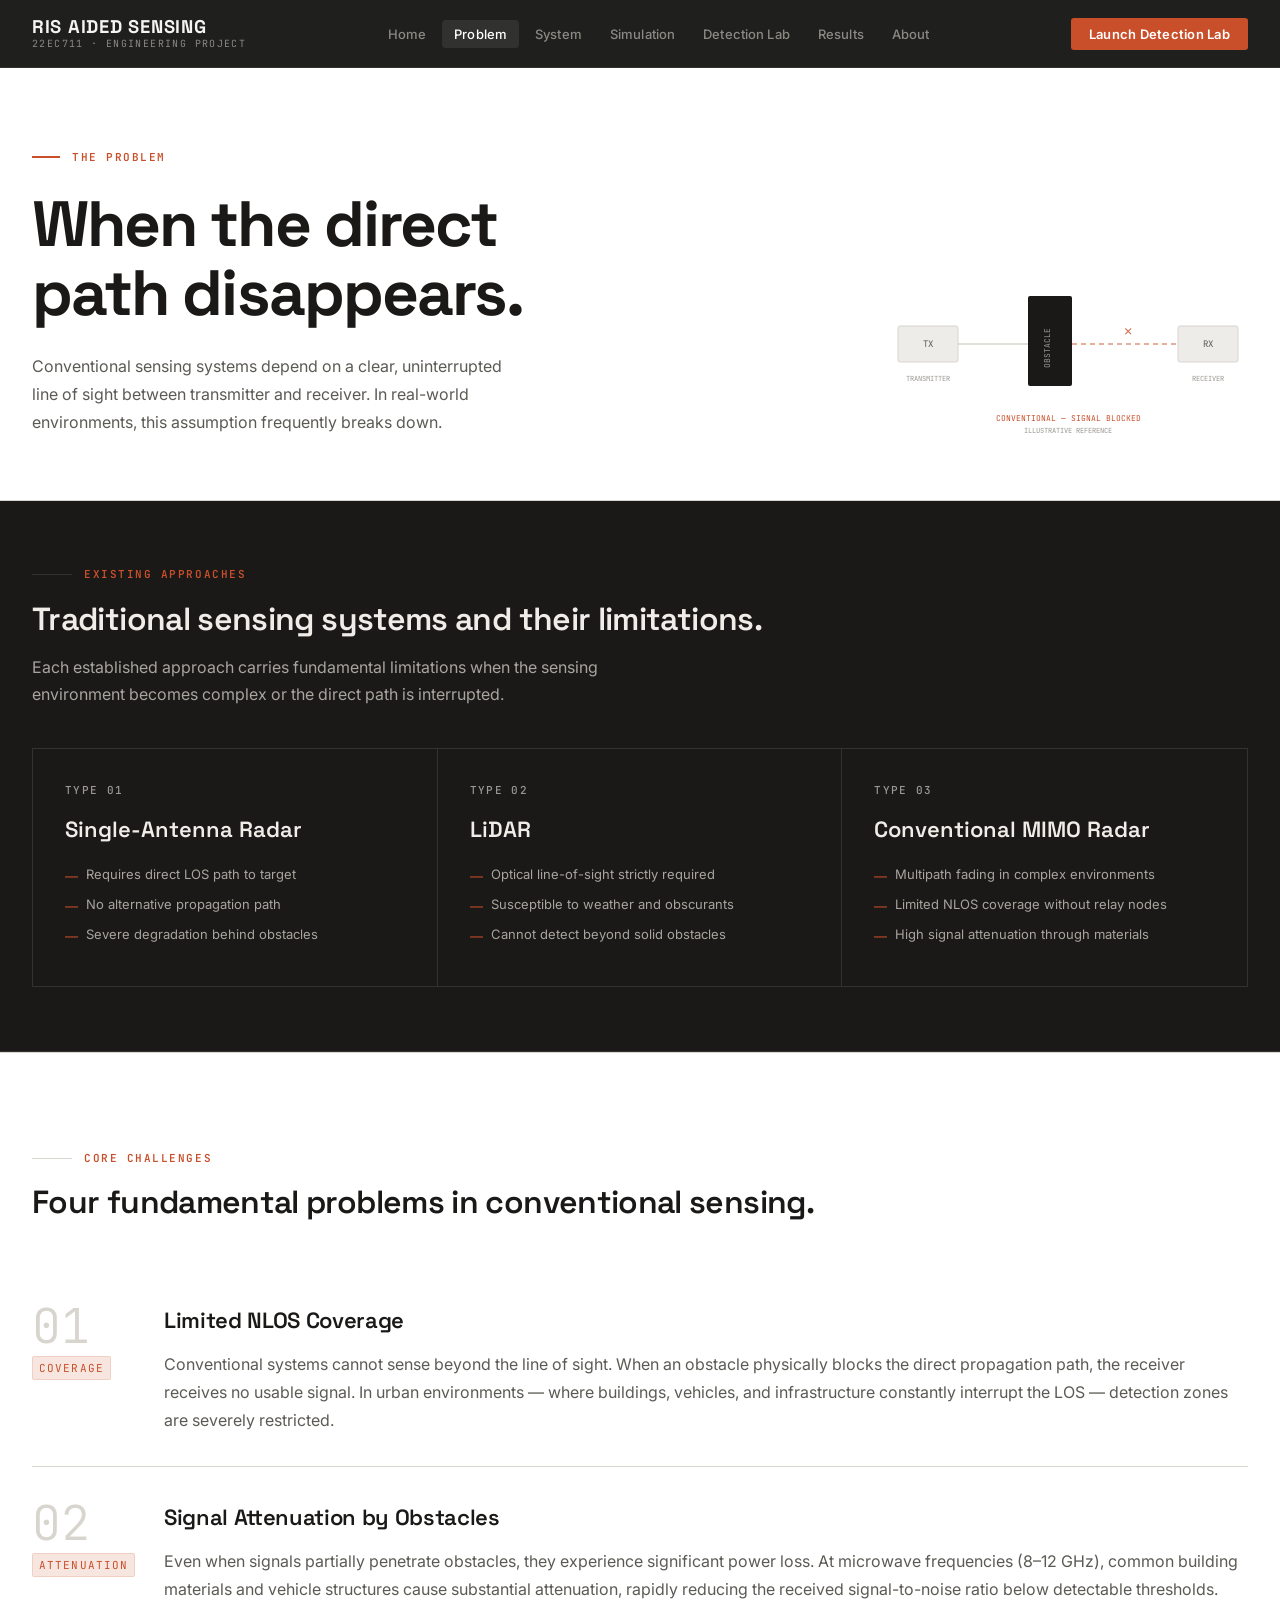
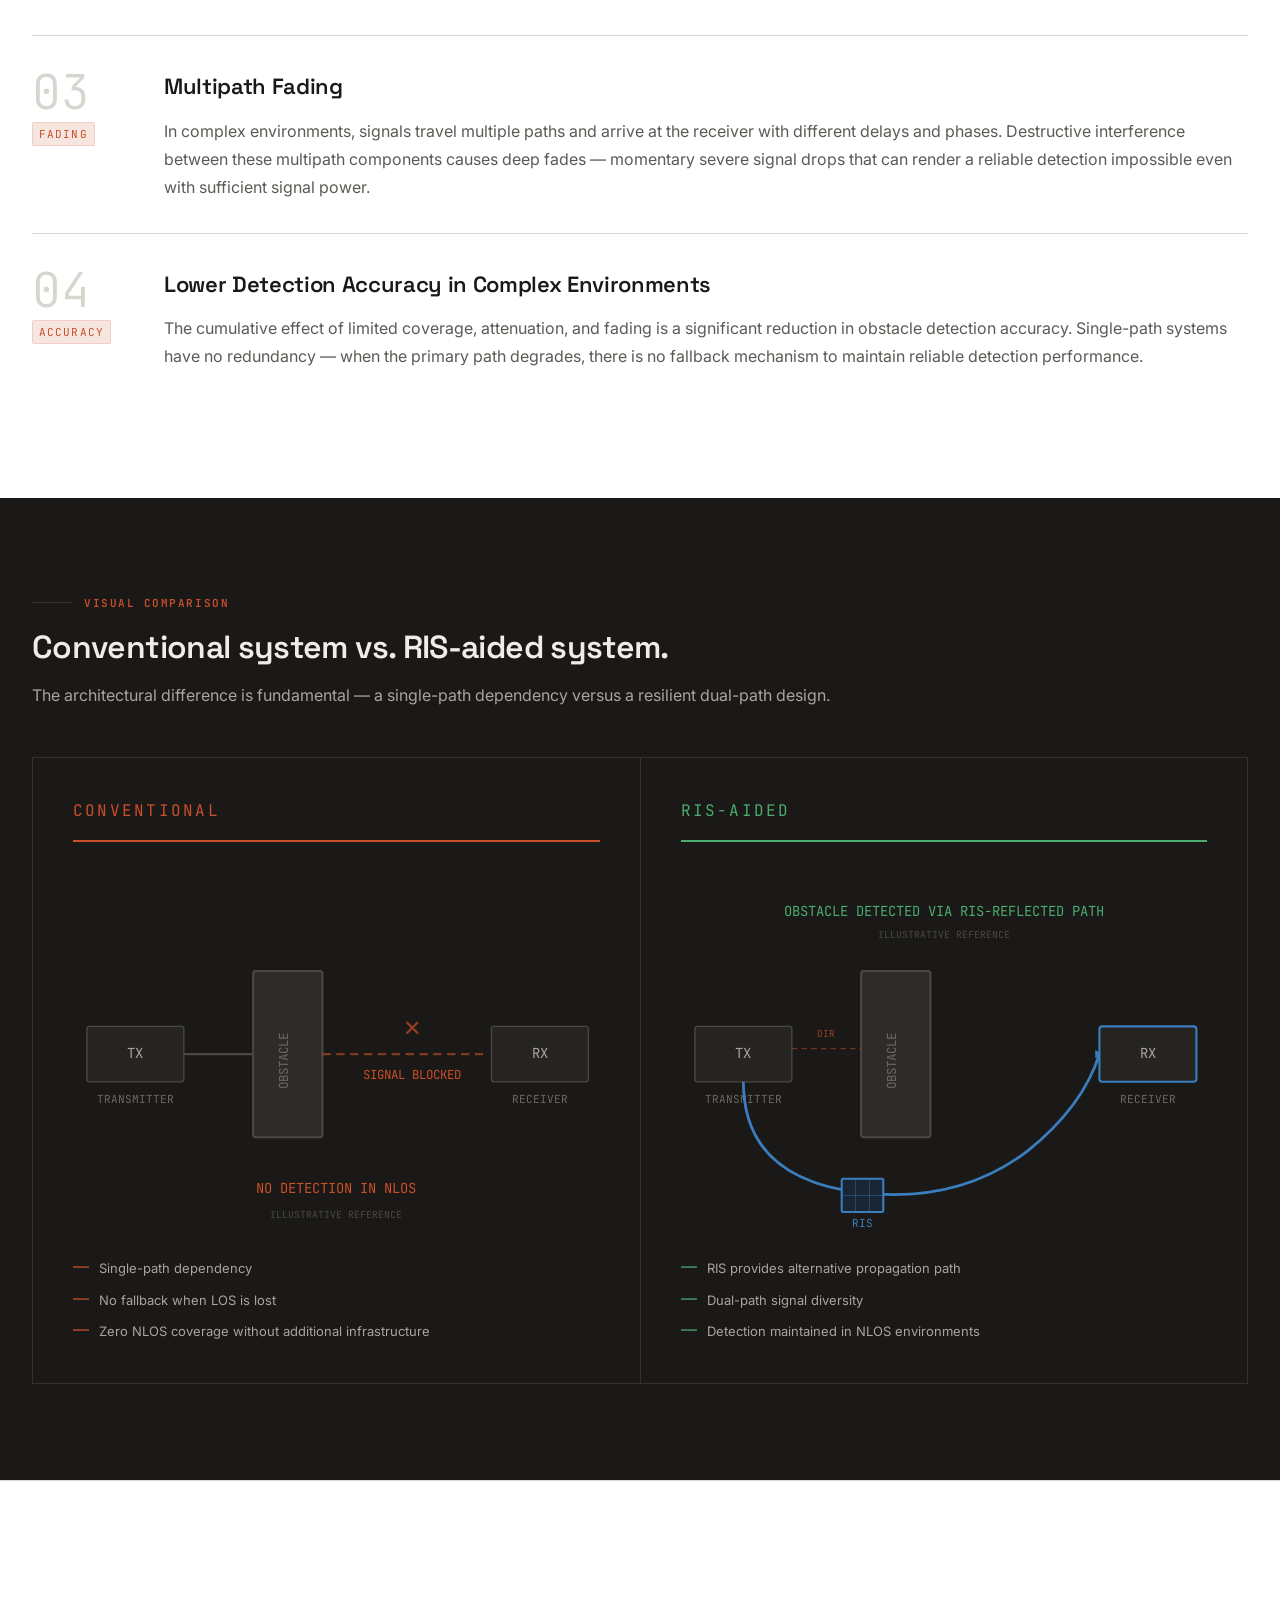
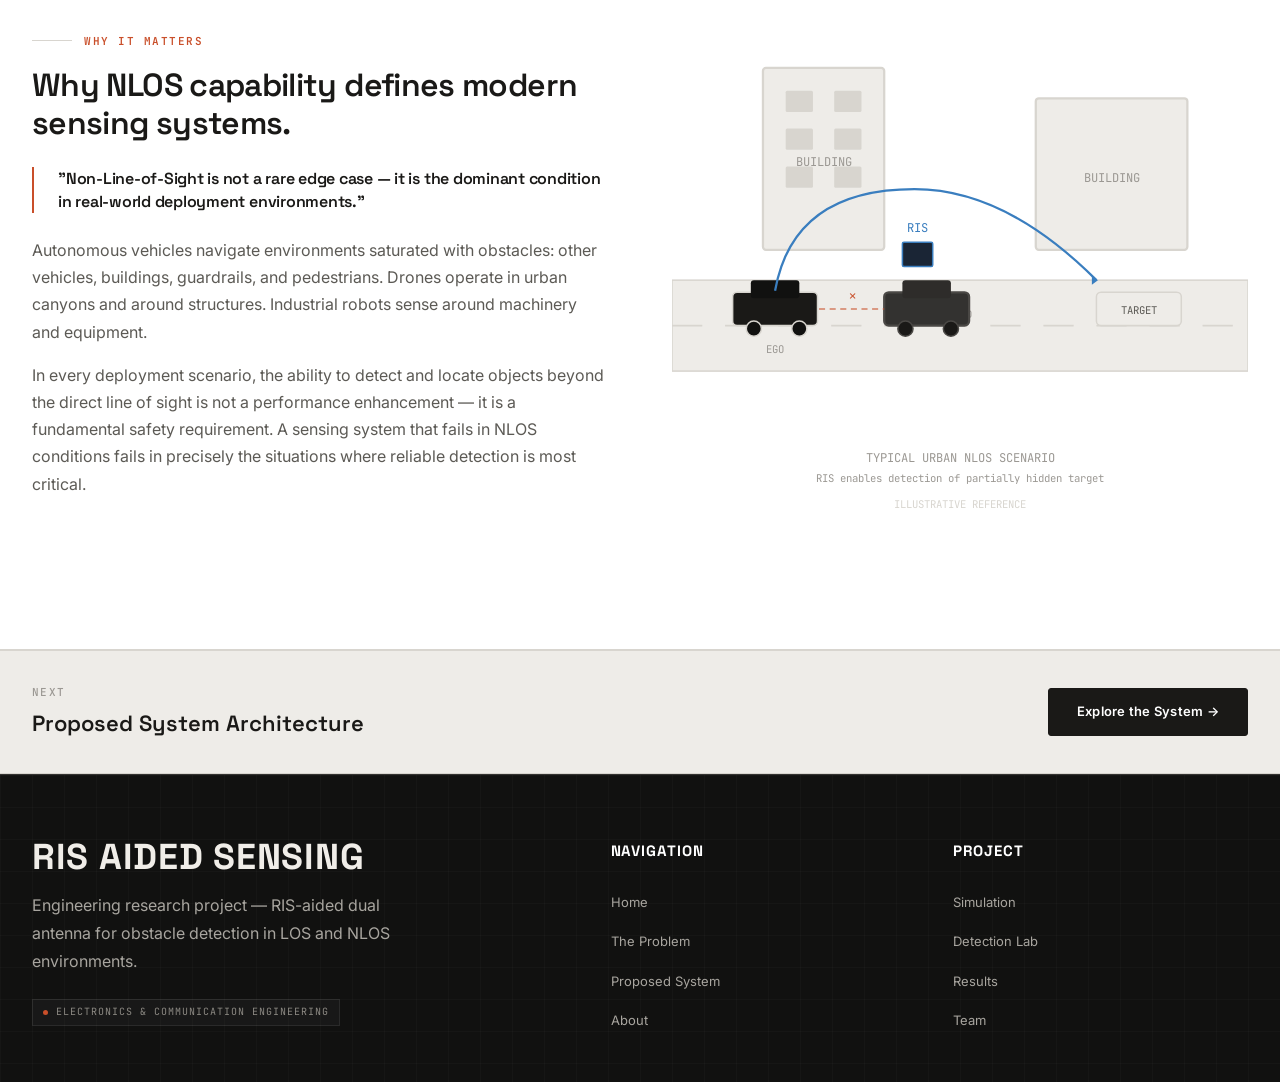
<file: problem.html>
<!DOCTYPE html>
<html lang="en">
<head>
  <meta charset="UTF-8" />
  <meta name="viewport" content="width=device-width, initial-scale=1.0" />
  <title>The Problem — RIS-Aided Dual Antenna | 22EC711</title>
  <meta name="description" content="Why conventional sensing systems fail in NLOS environments — signal blockage, multipath fading, and limited coverage explained." />
  <link rel="stylesheet" href="styles.css" />
  <link rel="preconnect" href="https://fonts.googleapis.com" />
  <link rel="preconnect" href="https://fonts.gstatic.com" crossorigin />
  <style>
    /* PROBLEM PAGE SPECIFIC */

    .prob-hero {
      padding-top: calc(var(--nav-h) + var(--sp-20));
      padding-bottom: var(--sp-16);
      background: var(--c-bg-dark);
      color: var(--c-text-inv);
      border-bottom: 1px solid var(--c-border-dark);
      position: relative;
    }

    .prob-hero::before {
      content: '';
      position: absolute;
      inset: 0;
      background-image:
        linear-gradient(rgba(255,255,255,0.025) 1px, transparent 1px),
        linear-gradient(90deg, rgba(255,255,255,0.025) 1px, transparent 1px);
      background-size: 40px 40px;
      pointer-events: none;
    }

    .prob-hero-inner {
      display: grid;
      grid-template-columns: 1fr 1fr;
      gap: var(--sp-16);
      align-items: end;
    }

    /* Problem number items */
    .prob-list {
      display: flex;
      flex-direction: column;
      margin-top: var(--sp-12);
    }

    .prob-item {
      display: grid;
      grid-template-columns: 100px 1fr;
      gap: var(--sp-8);
      padding-block: var(--sp-8);
      border-bottom: 1px solid var(--c-border);
      align-items: start;
    }

    .prob-item:last-child { border-bottom: none; }

    .prob-num-wrap {
      display: flex;
      flex-direction: column;
      align-items: flex-start;
    }

    .prob-num {
      font-family: var(--font-mono);
      font-size: var(--text-3xl);
      font-weight: 300;
      color: var(--c-border);
      line-height: 1;
    }

    .prob-badge {
      margin-top: 6px;
      font-family: var(--font-mono);
      font-size: var(--text-xs);
      letter-spacing: 0.1em;
      text-transform: uppercase;
      color: var(--c-accent);
      border: 1px solid var(--c-accent-dim);
      padding: 2px 6px;
      border-radius: 2px;
      background: var(--c-accent-dim);
    }

    .prob-content-title {
      font-family: var(--font-display);
      font-size: var(--text-lg);
      font-weight: 600;
      color: var(--c-text);
      margin-bottom: var(--sp-3);
      letter-spacing: -0.015em;
    }

    .prob-content-desc {
      font-size: var(--text-sm);
      color: var(--c-text-muted);
      line-height: 1.75;
    }

    /* Large comparison diagram */
    .comparison-section {
      background: var(--c-bg-dark);
      color: var(--c-text-inv);
    }

    .comparison-grid {
      display: grid;
      grid-template-columns: 1fr 1px 1fr;
      margin-top: var(--sp-12);
      border: 1px solid var(--c-border-dark);
    }

    .comparison-panel {
      padding: var(--sp-10) var(--sp-10);
    }

    .comp-divider { background: var(--c-border-dark); }

    .comparison-panel-title {
      font-family: var(--font-mono);
      font-size: var(--text-xs);
      letter-spacing: 0.14em;
      text-transform: uppercase;
      padding-bottom: var(--sp-4);
      border-bottom: 2px solid transparent;
      margin-bottom: var(--sp-8);
    }

    .comparison-panel.conventional .comparison-panel-title {
      color: var(--c-accent);
      border-bottom-color: var(--c-accent);
    }

    .comparison-panel.aided .comparison-panel-title {
      color: var(--c-signal);
      border-bottom-color: var(--c-signal);
    }

    /* NLOS explainer */
    .nlos-explain {
      background: var(--c-surface);
      border-top: 1px solid var(--c-border);
      border-bottom: 1px solid var(--c-border);
    }

    .nlos-grid {
      display: grid;
      grid-template-columns: 1fr 1fr;
      gap: var(--sp-16);
      align-items: center;
    }

    .nlos-def-block {
      border-left: 2px solid var(--c-accent);
      padding-left: var(--sp-6);
      margin: var(--sp-6) 0;
    }

    .nlos-def-text {
      font-family: var(--font-display);
      font-size: var(--text-lg);
      font-weight: 600;
      line-height: 1.45;
      color: var(--c-text);
      letter-spacing: -0.015em;
    }

    /* Existing systems */
    .systems-section {
      background: var(--c-bg-dark);
      color: var(--c-text-inv);
      border-bottom: 1px solid var(--c-border-dark);
    }

    .systems-grid {
      display: grid;
      grid-template-columns: repeat(3, 1fr);
      gap: 0;
      border: 1px solid var(--c-border-dark);
      margin-top: var(--sp-10);
      background: var(--c-bg-darker);
    }

    .system-item {
      padding: var(--sp-8);
      border-right: 1px solid var(--c-border-dark);
      background: var(--c-bg-dark);
      transition: background 0.2s ease;
    }

    .system-item:hover {
      background: var(--c-surface-dark);
    }

    .system-item:last-child { border-right: none; }

    .system-name {
      font-family: var(--font-display);
      font-size: var(--text-lg);
      font-weight: 600;
      color: var(--c-text-inv);
      margin-bottom: var(--sp-4);
    }

    .system-limitation {
      display: flex;
      align-items: start;
      gap: var(--sp-2);
      font-size: var(--text-sm);
      color: var(--c-text-inv-muted);
      margin-bottom: var(--sp-2);
      line-height: 1.55;
    }

    @media (max-width: 900px) {
      .prob-hero-inner { grid-template-columns: 1fr; }
      .prob-item { grid-template-columns: 64px 1fr; gap: var(--sp-4); }
      .prob-num { font-size: 2rem; }
      .comparison-grid { grid-template-columns: 1fr; }
      .comp-divider { height: 1px; }
      .nlos-grid { grid-template-columns: 1fr; }
      .systems-grid { grid-template-columns: 1fr; }
      .system-item { border-right: none; border-bottom: 1px solid var(--c-border-dark); }
      .system-item:last-child { border-bottom: none; }
    }
  </style>
</head>
<body class="page-theme">

<!-- HEADER -->
<header class="site-header" role="banner">
  <nav class="nav-inner" aria-label="Main navigation">
    <a href="index.html" class="nav-logo" aria-label="RIS AIDED SENSING Home">
      <span class="nav-logo-main">RIS AIDED SENSING</span>
      <span class="nav-logo-sub">22EC711 · Engineering Project</span>
    </a>
    <ul class="nav-links">
      <li><a href="index.html">Home</a></li>
      <li><a href="problem.html">Problem</a></li>
      <li><a href="system.html">System</a></li>
      <li><a href="simulation.html">Simulation</a></li>
      <li><a href="detection.html">Detection Lab</a></li>
      <li><a href="results.html">Results</a></li>
      <li><a href="about.html">About</a></li>
    </ul>
    <div class="nav-cta-wrap">
      <a href="detection.html" class="nav-cta">Launch Detection Lab</a>
    </div>
    <button class="nav-hamburger" aria-label="Toggle navigation" aria-expanded="false" aria-controls="mobile-menu">
      <span></span><span></span><span></span>
    </button>
  </nav>
</header>

<nav id="mobile-menu" class="nav-mobile" aria-label="Mobile navigation">
  <a href="index.html">Home</a>
  <a href="problem.html">Problem</a>
  <a href="system.html">System</a>
  <a href="simulation.html">Simulation</a>
  <a href="detection.html">Detection Lab</a>
  <a href="results.html">Results</a>
  <a href="about.html">About</a>
</nav>

<!-- HERO -->
<section class="prob-hero theme-light" aria-labelledby="prob-hero-heading">
  <div class="container">
    <div class="prob-hero-inner">
      <div class="reveal">
        <div class="eyebrow">
          <div class="eyebrow-bar"></div>
          <span class="label-accent">The Problem</span>
        </div>
        <h1 class="heading-display" id="prob-hero-heading" style="margin-bottom:var(--sp-6);">
          When the direct path disappears.
        </h1>
        <p class="body-lg" style="max-width:480px;">
          Conventional sensing systems depend on a clear, uninterrupted line of sight between transmitter and receiver. In real-world environments, this assumption frequently breaks down.
        </p>
      </div>

      <!-- Mini diagram top-right -->
      <div class="reveal reveal-d2" style="text-align:right;">
        <svg viewBox="0 0 360 180" fill="none" xmlns="http://www.w3.org/2000/svg" style="width:100%;max-width:360px;height:auto;margin-left:auto;" aria-hidden="true">
          <!-- TX -->
          <rect x="10" y="70" width="60" height="36" rx="2" fill="var(--c-bg-alt)" stroke="var(--c-border)" stroke-width="1"/>
          <text x="40" y="91" text-anchor="middle" font-family="JetBrains Mono,monospace" font-size="9" fill="var(--c-text-muted)">TX</text>
          <!-- Line -->
          <line x1="70" y1="88" x2="140" y2="88" stroke="var(--c-border)" stroke-width="1.5"/>
          <!-- Block -->
          <rect x="140" y="40" width="44" height="90" rx="2" fill="var(--c-bg-dark)"/>
          <text x="162" y="92" text-anchor="middle" font-family="JetBrains Mono,monospace" font-size="8" fill="var(--c-text-faint)" transform="rotate(-90,162,92)">OBSTACLE</text>
          <!-- Blocked -->
          <line x1="184" y1="88" x2="290" y2="88" stroke="var(--c-accent)" stroke-width="1.5" stroke-dasharray="5 4" opacity="0.6"/>
          <text x="240" y="80" text-anchor="middle" font-family="JetBrains Mono,monospace" font-size="14" fill="var(--c-accent)" opacity="0.8">✕</text>
          <!-- RX -->
          <rect x="290" y="70" width="60" height="36" rx="2" fill="var(--c-bg-alt)" stroke="var(--c-border)" stroke-width="1"/>
          <text x="320" y="91" text-anchor="middle" font-family="JetBrains Mono,monospace" font-size="9" fill="var(--c-text-muted)">RX</text>
          <!-- labels -->
          <text x="40" y="125" text-anchor="middle" font-family="JetBrains Mono,monospace" font-size="7" fill="var(--c-text-faint)">TRANSMITTER</text>
          <text x="320" y="125" text-anchor="middle" font-family="JetBrains Mono,monospace" font-size="7" fill="var(--c-text-faint)">RECEIVER</text>
          <text x="180" y="165" text-anchor="middle" font-family="JetBrains Mono,monospace" font-size="8" fill="var(--c-accent)">CONVENTIONAL — SIGNAL BLOCKED</text>
          <text x="180" y="177" text-anchor="middle" font-family="JetBrains Mono,monospace" font-size="7" fill="var(--c-text-faint)">ILLUSTRATIVE REFERENCE</text>
        </svg>
      </div>
    </div>
  </div>
</section>

<!-- EXISTING SYSTEMS -->
<section class="systems-section section-sm theme-dark" aria-labelledby="existing-heading">
  <div class="container">
    <div class="section-eyebrow reveal">
      <div class="section-eyebrow-line dark"></div>
      <span class="label-accent">Existing Approaches</span>
    </div>
    <h2 class="heading-md reveal" id="existing-heading" style="color:var(--c-text-inv);margin-bottom:var(--sp-4);">
      Traditional sensing systems and their limitations.
    </h2>
    <p class="body-base reveal" style="color:var(--c-text-inv-muted);margin-bottom:0;max-width:600px;">
      Each established approach carries fundamental limitations when the sensing environment becomes complex or the direct path is interrupted.
    </p>

    <div class="systems-grid">
      <div class="system-item reveal reveal-d1">
        <p class="label-mono" style="margin-bottom:var(--sp-3);color:var(--c-text-faint);">Type 01</p>
        <h3 class="system-name">Single-Antenna Radar</h3>
        <div class="system-limitation">
          <span style="color:var(--c-accent);margin-top:2px;">—</span>
          Requires direct LOS path to target
        </div>
        <div class="system-limitation">
          <span style="color:var(--c-accent);margin-top:2px;">—</span>
          No alternative propagation path
        </div>
        <div class="system-limitation">
          <span style="color:var(--c-accent);margin-top:2px;">—</span>
          Severe degradation behind obstacles
        </div>
      </div>

      <div class="system-item reveal reveal-d2">
        <p class="label-mono" style="margin-bottom:var(--sp-3);color:var(--c-text-faint);">Type 02</p>
        <h3 class="system-name">LiDAR</h3>
        <div class="system-limitation">
          <span style="color:var(--c-accent);margin-top:2px;">—</span>
          Optical line-of-sight strictly required
        </div>
        <div class="system-limitation">
          <span style="color:var(--c-accent);margin-top:2px;">—</span>
          Susceptible to weather and obscurants
        </div>
        <div class="system-limitation">
          <span style="color:var(--c-accent);margin-top:2px;">—</span>
          Cannot detect beyond solid obstacles
        </div>
      </div>

      <div class="system-item reveal reveal-d3">
        <p class="label-mono" style="margin-bottom:var(--sp-3);color:var(--c-text-faint);">Type 03</p>
        <h3 class="system-name">Conventional MIMO Radar</h3>
        <div class="system-limitation">
          <span style="color:var(--c-accent);margin-top:2px;">—</span>
          Multipath fading in complex environments
        </div>
        <div class="system-limitation">
          <span style="color:var(--c-accent);margin-top:2px;">—</span>
          Limited NLOS coverage without relay nodes
        </div>
        <div class="system-limitation">
          <span style="color:var(--c-accent);margin-top:2px;">—</span>
          High signal attenuation through materials
        </div>
      </div>
    </div>
  </div>
</section>

<!-- 4 PROBLEMS -->
<section class="section theme-light" style="background:var(--c-surface);border-top:1px solid var(--c-border);" aria-labelledby="four-problems-heading">
  <div class="container">
    <div class="section-eyebrow reveal">
      <div class="section-eyebrow-line"></div>
      <span class="label-accent">Core Challenges</span>
    </div>
    <h2 class="heading-md reveal" id="four-problems-heading" style="margin-bottom:var(--sp-4);">
      Four fundamental problems in conventional sensing.
    </h2>

    <div class="prob-list">
      <div class="prob-item reveal">
        <div class="prob-num-wrap">
          <span class="prob-num">01</span>
          <span class="prob-badge">Coverage</span>
        </div>
        <div>
          <h3 class="prob-content-title">Limited NLOS Coverage</h3>
          <p class="prob-content-desc">
            Conventional systems cannot sense beyond the line of sight. When an obstacle physically blocks the direct propagation path, the receiver receives no usable signal. In urban environments — where buildings, vehicles, and infrastructure constantly interrupt the LOS — detection zones are severely restricted.
          </p>
        </div>
      </div>

      <div class="prob-item reveal">
        <div class="prob-num-wrap">
          <span class="prob-num">02</span>
          <span class="prob-badge">Attenuation</span>
        </div>
        <div>
          <h3 class="prob-content-title">Signal Attenuation by Obstacles</h3>
          <p class="prob-content-desc">
            Even when signals partially penetrate obstacles, they experience significant power loss. At microwave frequencies (8–12 GHz), common building materials and vehicle structures cause substantial attenuation, rapidly reducing the received signal-to-noise ratio below detectable thresholds.
          </p>
        </div>
      </div>

      <div class="prob-item reveal">
        <div class="prob-num-wrap">
          <span class="prob-num">03</span>
          <span class="prob-badge">Fading</span>
        </div>
        <div>
          <h3 class="prob-content-title">Multipath Fading</h3>
          <p class="prob-content-desc">
            In complex environments, signals travel multiple paths and arrive at the receiver with different delays and phases. Destructive interference between these multipath components causes deep fades — momentary severe signal drops that can render a reliable detection impossible even with sufficient signal power.
          </p>
        </div>
      </div>

      <div class="prob-item reveal">
        <div class="prob-num-wrap">
          <span class="prob-num">04</span>
          <span class="prob-badge">Accuracy</span>
        </div>
        <div>
          <h3 class="prob-content-title">Lower Detection Accuracy in Complex Environments</h3>
          <p class="prob-content-desc">
            The cumulative effect of limited coverage, attenuation, and fading is a significant reduction in obstacle detection accuracy. Single-path systems have no redundancy — when the primary path degrades, there is no fallback mechanism to maintain reliable detection performance.
          </p>
        </div>
      </div>
    </div>
  </div>
</section>

<!-- COMPARISON DIAGRAM -->
<section class="comparison-section section theme-dark" aria-labelledby="comp-heading">
  <div class="container">
    <div class="section-eyebrow reveal">
      <div class="section-eyebrow-line dark"></div>
      <span class="label-accent">Visual Comparison</span>
    </div>
    <h2 class="heading-md reveal" id="comp-heading" style="color:var(--c-text-inv);margin-bottom:var(--sp-4);">
      Conventional system vs. RIS-aided system.
    </h2>
    <p style="color:var(--c-text-inv-muted);font-size:var(--text-base);margin-bottom:0;" class="reveal">
      The architectural difference is fundamental — a single-path dependency versus a resilient dual-path design.
    </p>

    <div class="comparison-grid reveal reveal-d2">
      <div class="comparison-panel conventional">
        <p class="comparison-panel-title">Conventional</p>
        <svg viewBox="0 0 380 260" fill="none" xmlns="http://www.w3.org/2000/svg" aria-label="Conventional sensing system — signal blocked" role="img" style="width:100%;height:auto;margin-bottom:var(--sp-6);">
          <!-- TX -->
          <rect x="10" y="110" width="70" height="40" rx="2" fill="#252420" stroke="#4a4845" stroke-width="1"/>
          <text x="45" y="133" text-anchor="middle" font-family="JetBrains Mono,monospace" font-size="10" fill="#a8a59f">TX</text>
          <!-- Path label -->
          <text x="45" y="165" text-anchor="middle" font-family="JetBrains Mono,monospace" font-size="8" fill="#6b6865">TRANSMITTER</text>
          <!-- Arrow in -->
          <line x1="80" y1="130" x2="130" y2="130" stroke="#4a4845" stroke-width="1.5"/>
          <!-- OBSTACLE -->
          <rect x="130" y="70" width="50" height="120" rx="2" fill="#2e2c2a" stroke="#4a4845" stroke-width="1.5"/>
          <text x="155" y="135" text-anchor="middle" font-family="JetBrains Mono,monospace" font-size="9" fill="#6b6865" transform="rotate(-90,155,135)">OBSTACLE</text>
          <!-- X blocked -->
          <line x1="180" y1="130" x2="300" y2="130" stroke="#c94f2a" stroke-width="1.5" stroke-dasharray="6 4" opacity="0.6"/>
          <text x="245" y="118" text-anchor="middle" font-family="JetBrains Mono,monospace" font-size="20" fill="#c94f2a" opacity="0.7">✕</text>
          <text x="245" y="148" text-anchor="middle" font-family="JetBrains Mono,monospace" font-size="9" fill="#c94f2a">SIGNAL BLOCKED</text>
          <!-- RX -->
          <rect x="302" y="110" width="70" height="40" rx="2" fill="#252420" stroke="#4a4845" stroke-width="1"/>
          <text x="337" y="133" text-anchor="middle" font-family="JetBrains Mono,monospace" font-size="10" fill="#a8a59f">RX</text>
          <text x="337" y="165" text-anchor="middle" font-family="JetBrains Mono,monospace" font-size="8" fill="#6b6865">RECEIVER</text>
          <!-- Result -->
          <text x="190" y="230" text-anchor="middle" font-family="JetBrains Mono,monospace" font-size="10" fill="#c94f2a">NO DETECTION IN NLOS</text>
          <text x="190" y="248" text-anchor="middle" font-family="JetBrains Mono,monospace" font-size="7" fill="#4a4845">ILLUSTRATIVE REFERENCE</text>
        </svg>

        <ul style="display:flex;flex-direction:column;gap:10px;">
          <li style="display:flex;gap:10px;align-items:start;font-size:var(--text-sm);color:var(--c-text-inv-muted);">
            <span style="color:var(--c-accent);font-size:16px;line-height:1;">—</span>
            Single-path dependency
          </li>
          <li style="display:flex;gap:10px;align-items:start;font-size:var(--text-sm);color:var(--c-text-inv-muted);">
            <span style="color:var(--c-accent);font-size:16px;line-height:1;">—</span>
            No fallback when LOS is lost
          </li>
          <li style="display:flex;gap:10px;align-items:start;font-size:var(--text-sm);color:var(--c-text-inv-muted);">
            <span style="color:var(--c-accent);font-size:16px;line-height:1;">—</span>
            Zero NLOS coverage without additional infrastructure
          </li>
        </ul>
      </div>

      <div class="comp-divider" aria-hidden="true"></div>

      <div class="comparison-panel aided">
        <p class="comparison-panel-title">RIS-Aided</p>
        <svg viewBox="0 0 380 260" fill="none" xmlns="http://www.w3.org/2000/svg" aria-label="RIS-aided sensing system — signal reflected around obstacle" role="img" style="width:100%;height:auto;margin-bottom:var(--sp-6);">
          <!-- TX -->
          <rect x="10" y="110" width="70" height="40" rx="2" fill="#252420" stroke="#4a4845" stroke-width="1"/>
          <text x="45" y="133" text-anchor="middle" font-family="JetBrains Mono,monospace" font-size="10" fill="#a8a59f">TX</text>
          <text x="45" y="165" text-anchor="middle" font-family="JetBrains Mono,monospace" font-size="8" fill="#6b6865">TRANSMITTER</text>
          <!-- OBSTACLE -->
          <rect x="130" y="70" width="50" height="120" rx="2" fill="#2e2c2a" stroke="#4a4845" stroke-width="1.5"/>
          <text x="155" y="135" text-anchor="middle" font-family="JetBrains Mono,monospace" font-size="9" fill="#6b6865" transform="rotate(-90,155,135)">OBSTACLE</text>
          <!-- Direct path (dotted/blocked) -->
          <line x1="80" y1="126" x2="130" y2="126" stroke="#c94f2a" stroke-width="1" stroke-dasharray="4 3" opacity="0.5"/>
          <text x="105" y="118" text-anchor="middle" font-family="JetBrains Mono,monospace" font-size="7" fill="#c94f2a" opacity="0.7">DIR</text>
          <!-- RIS path (solid, arcing around) -->
          <path d="M45,150 Q45,220 130,230 Q200,238 250,200 Q290,168 302,130" stroke="#3a7ebf" stroke-width="2" fill="none"/>
          <path d="M299,127 L304,130 L299,133 Z" fill="#3a7ebf"/>
          <!-- RIS panel -->
          <rect x="116" y="220" width="30" height="24" rx="1" fill="#1a2535" stroke="#3a7ebf" stroke-width="1.5"/>
          <g stroke="#3a7ebf" stroke-width="0.5" opacity="0.6">
            <line x1="126" y1="220" x2="126" y2="244"/>
            <line x1="136" y1="220" x2="136" y2="244"/>
            <line x1="116" y1="232" x2="146" y2="232"/>
          </g>
          <text x="131" y="255" text-anchor="middle" font-family="JetBrains Mono,monospace" font-size="8" fill="#3a7ebf">RIS</text>
          <!-- RX -->
          <rect x="302" y="110" width="70" height="40" rx="2" fill="#252420" stroke="#3a7ebf" stroke-width="1.5"/>
          <text x="337" y="133" text-anchor="middle" font-family="JetBrains Mono,monospace" font-size="10" fill="#a8a59f">RX</text>
          <text x="337" y="165" text-anchor="middle" font-family="JetBrains Mono,monospace" font-size="8" fill="#6b6865">RECEIVER</text>
          <!-- Result -->
          <text x="190" y="30" text-anchor="middle" font-family="JetBrains Mono,monospace" font-size="10" fill="#4aab6d">OBSTACLE DETECTED VIA RIS-REFLECTED PATH</text>
          <text x="190" y="46" text-anchor="middle" font-family="JetBrains Mono,monospace" font-size="7" fill="#4a4845">ILLUSTRATIVE REFERENCE</text>
        </svg>

        <ul style="display:flex;flex-direction:column;gap:10px;">
          <li style="display:flex;gap:10px;align-items:start;font-size:var(--text-sm);color:var(--c-text-inv-muted);">
            <span style="color:var(--c-signal);font-size:16px;line-height:1;">—</span>
            RIS provides alternative propagation path
          </li>
          <li style="display:flex;gap:10px;align-items:start;font-size:var(--text-sm);color:var(--c-text-inv-muted);">
            <span style="color:var(--c-signal);font-size:16px;line-height:1;">—</span>
            Dual-path signal diversity
          </li>
          <li style="display:flex;gap:10px;align-items:start;font-size:var(--text-sm);color:var(--c-text-inv-muted);">
            <span style="color:var(--c-signal);font-size:16px;line-height:1;">—</span>
            Detection maintained in NLOS environments
          </li>
        </ul>
      </div>
    </div>
  </div>
</section>

<!-- WHY NLOS MATTERS -->
<section class="nlos-explain section theme-light" aria-labelledby="nlos-heading">
  <div class="container">
    <div class="nlos-grid">
      <div class="reveal">
        <div class="section-eyebrow">
          <div class="section-eyebrow-line"></div>
          <span class="label-accent">Why It Matters</span>
        </div>
        <h2 class="heading-md" id="nlos-heading" style="margin-bottom:var(--sp-6);">
          Why NLOS capability defines modern sensing systems.
        </h2>

        <div class="nlos-def-block">
          <p class="nlos-def-text">
            "Non-Line-of-Sight is not a rare edge case — it is the dominant condition in real-world deployment environments."
          </p>
        </div>

        <p class="body-base" style="margin-bottom:var(--sp-4);">
          Autonomous vehicles navigate environments saturated with obstacles: other vehicles, buildings, guardrails, and pedestrians. Drones operate in urban canyons and around structures. Industrial robots sense around machinery and equipment.
        </p>
        <p class="body-base">
          In every deployment scenario, the ability to detect and locate objects beyond the direct line of sight is not a performance enhancement — it is a fundamental safety requirement. A sensing system that fails in NLOS conditions fails in precisely the situations where reliable detection is most critical.
        </p>
      </div>

      <div class="reveal reveal-d2">
        <svg viewBox="0 0 380 380" fill="none" xmlns="http://www.w3.org/2000/svg" style="width:100%;height:auto;" aria-label="NLOS environment visualization" role="img">
          <!-- Urban scene schematic -->
          <!-- Building 1 -->
          <rect x="60" y="60" width="80" height="120" rx="2" fill="var(--c-bg-alt)" stroke="var(--c-border)" stroke-width="1.5"/>
          <text x="100" y="125" text-anchor="middle" font-family="JetBrains Mono,monospace" font-size="8" fill="var(--c-text-faint)">BUILDING</text>
          <!-- Windows -->
          <rect x="75" y="75" width="18" height="14" rx="1" fill="var(--c-border)"/>
          <rect x="107" y="75" width="18" height="14" rx="1" fill="var(--c-border)"/>
          <rect x="75" y="100" width="18" height="14" rx="1" fill="var(--c-border)"/>
          <rect x="107" y="100" width="18" height="14" rx="1" fill="var(--c-border)"/>
          <rect x="75" y="125" width="18" height="14" rx="1" fill="var(--c-border)"/>
          <rect x="107" y="125" width="18" height="14" rx="1" fill="var(--c-border)"/>

          <!-- Building 2 -->
          <rect x="240" y="80" width="100" height="100" rx="2" fill="var(--c-bg-alt)" stroke="var(--c-border)" stroke-width="1.5"/>
          <text x="290" y="135" text-anchor="middle" font-family="JetBrains Mono,monospace" font-size="8" fill="var(--c-text-faint)">BUILDING</text>

          <!-- Road -->
          <rect x="0" y="200" width="380" height="60" fill="#eeece8" stroke="var(--c-border)" stroke-width="1"/>
          <line x1="0" y1="230" x2="380" y2="230" stroke="var(--c-border)" stroke-width="1" stroke-dasharray="20 15"/>
          <text x="190" y="225" text-anchor="middle" font-family="JetBrains Mono,monospace" font-size="7" fill="var(--c-text-faint)">ROAD</text>

          <!-- Vehicle (ego) -->
          <rect x="40" y="208" width="56" height="22" rx="3" fill="var(--c-bg-dark)" stroke="var(--c-border)" stroke-width="1"/>
          <rect x="52" y="200" width="32" height="12" rx="2" fill="var(--c-bg-darker)"/>
          <circle cx="54" cy="232" r="5" fill="var(--c-bg-darker)" stroke="var(--c-border)"/>
          <circle cx="84" cy="232" r="5" fill="var(--c-bg-darker)" stroke="var(--c-border)"/>
          <text x="68" y="248" text-anchor="middle" font-family="JetBrains Mono,monospace" font-size="7" fill="var(--c-text-faint)">EGO</text>

          <!-- Obstacle vehicle -->
          <rect x="140" y="208" width="56" height="22" rx="3" fill="#333230" stroke="#4a4845" stroke-width="1.5"/>
          <rect x="152" y="200" width="32" height="12" rx="2" fill="#2e2c2a"/>
          <circle cx="154" cy="232" r="5" fill="#1a1917" stroke="#4a4845"/>
          <circle cx="184" cy="232" r="5" fill="#1a1917" stroke="#4a4845"/>

          <!-- Target vehicle (behind obstacle) -->
          <rect x="280" y="208" width="56" height="22" rx="3" fill="var(--c-bg-alt)" stroke="var(--c-border)" stroke-width="1"/>
          <text x="308" y="222" text-anchor="middle" font-family="JetBrains Mono,monospace" font-size="7" fill="var(--c-text-muted)">TARGET</text>

          <!-- Blocked direct path -->
          <line x1="97" y1="219" x2="140" y2="219" stroke="var(--c-accent)" stroke-width="1" stroke-dasharray="4 3" opacity="0.7"/>
          <text x="119" y="213" text-anchor="middle" font-family="JetBrains Mono,monospace" font-size="8" fill="var(--c-accent)">✕</text>

          <!-- RIS path arc (over building) -->
          <path d="M68,207 Q80,140 160,140 Q220,140 280,200" stroke="var(--c-ris)" stroke-width="1.5" fill="none" stroke-dasharray="none"/>
          <path d="M277,197 L281,200 L277,203 Z" fill="var(--c-ris)"/>

          <!-- RIS panel (on wall) -->
          <rect x="152" y="175" width="20" height="16" rx="1" fill="#1a2535" stroke="var(--c-ris)" stroke-width="1"/>
          <text x="162" y="168" text-anchor="middle" font-family="JetBrains Mono,monospace" font-size="8" fill="var(--c-ris)">RIS</text>

          <!-- Annotations -->
          <text x="190" y="320" text-anchor="middle" font-family="JetBrains Mono,monospace" font-size="8" fill="var(--c-text-faint)">TYPICAL URBAN NLOS SCENARIO</text>
          <text x="190" y="333" text-anchor="middle" font-family="JetBrains Mono,monospace" font-size="7" fill="var(--c-text-faint)">RIS enables detection of partially hidden target</text>
          <text x="190" y="350" text-anchor="middle" font-family="JetBrains Mono,monospace" font-size="7" fill="var(--c-border)">ILLUSTRATIVE REFERENCE</text>
        </svg>
      </div>
    </div>
  </div>
</section>

<!-- NAV TO NEXT -->
<div style="background:var(--c-bg-alt);border-top:1px solid var(--c-border);border-bottom:1px solid var(--c-border);padding-block:var(--sp-8);">
  <div class="container flex-between">
    <div>
      <p class="label-mono">Next</p>
      <p style="font-family:var(--font-display);font-size:var(--text-lg);font-weight:600;color:var(--c-text);margin-top:4px;">Proposed System Architecture</p>
    </div>
    <a href="system.html" class="btn btn-primary">Explore the System →</a>
  </div>
</div>

<!-- FOOTER -->
<footer class="site-footer" role="contentinfo">
  <div class="container footer-main-container">
    <div class="footer-grid">
      <div class="footer-brand-col">
        <a href="index.html" class="footer-logo-link" aria-label="RIS AIDED SENSING Home">
          <div class="footer-logo-main">RIS AIDED SENSING</div>
        </a>
        <p class="footer-desc">
          Engineering research project — RIS-aided dual antenna for obstacle detection in LOS and NLOS environments.
        </p>
        <div class="footer-badge-tag">
          <span class="footer-badge-dot"></span>
          <span>ELECTRONICS &amp; COMMUNICATION ENGINEERING</span>
        </div>
      </div>

      <div class="footer-nav-col">
        <div class="footer-col-hd">Navigation</div>
        <ul class="footer-nav-links">
          <li><a href="index.html">Home</a></li>
          <li><a href="problem.html">The Problem</a></li>
          <li><a href="system.html">Proposed System</a></li>
          <li><a href="about.html">About</a></li>
        </ul>
      </div>

      <div class="footer-project-col">
        <div class="footer-col-hd">Project</div>
        <ul class="footer-nav-links">
          <li><a href="simulation.html">Simulation</a></li>
          <li><a href="detection.html">Detection Lab</a></li>
          <li><a href="results.html">Results</a></li>
          <li><a href="about.html#team">Team</a></li>
        </ul>
      </div>
    </div>
  </div>
</footer>

<script src="app.js"></script>
</body>
</html>
</file>
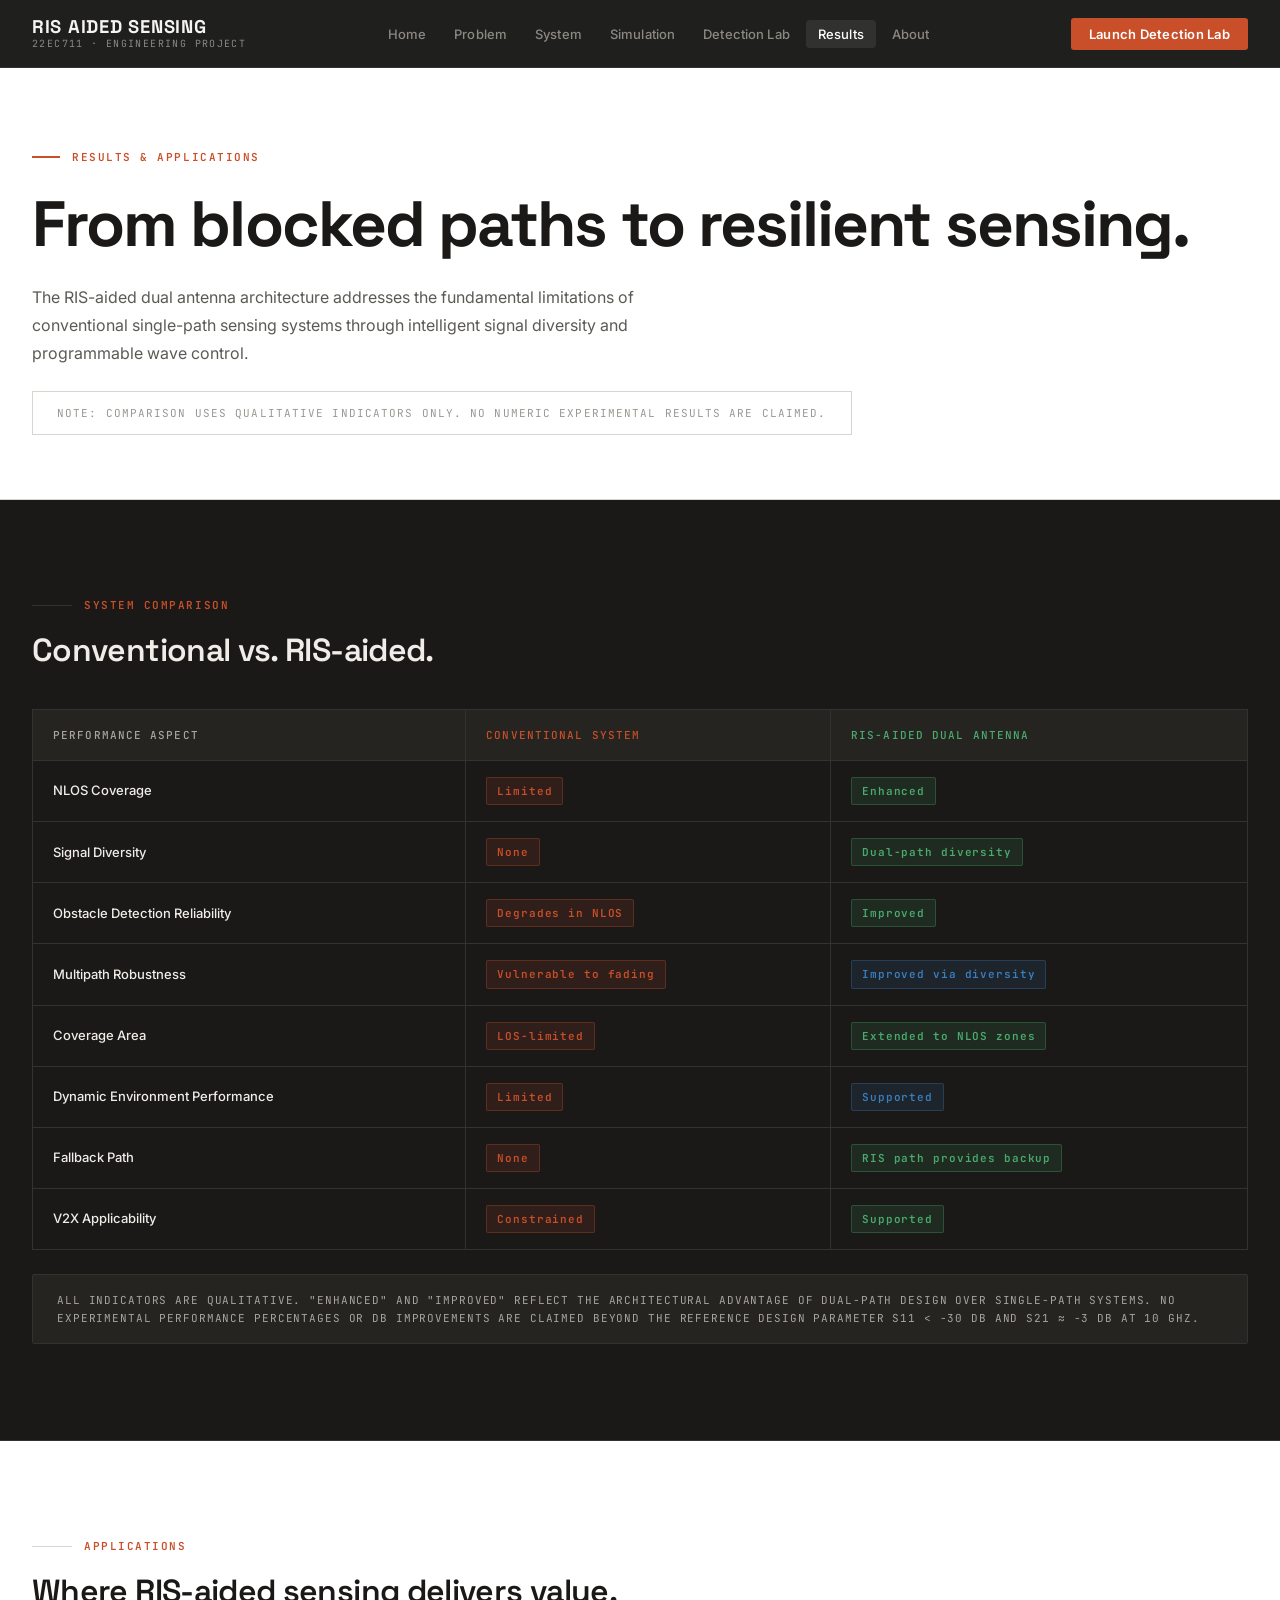
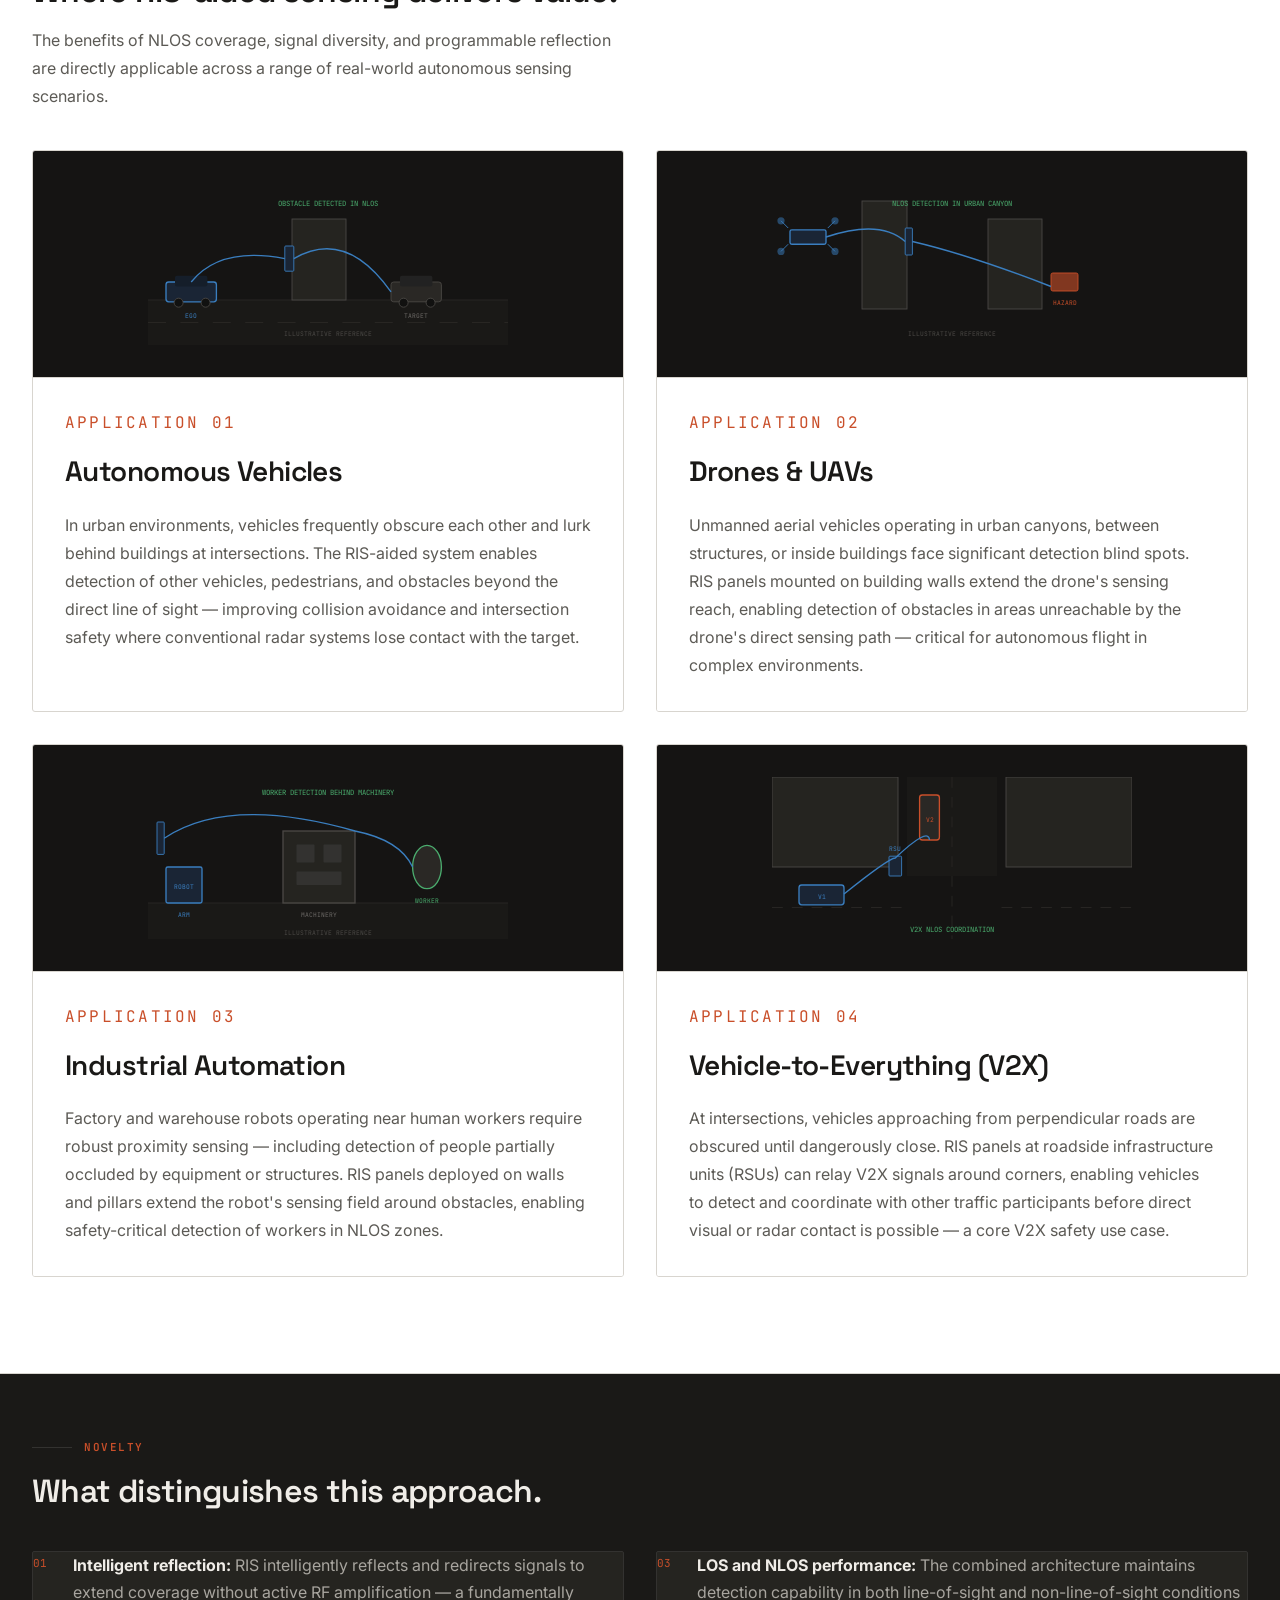
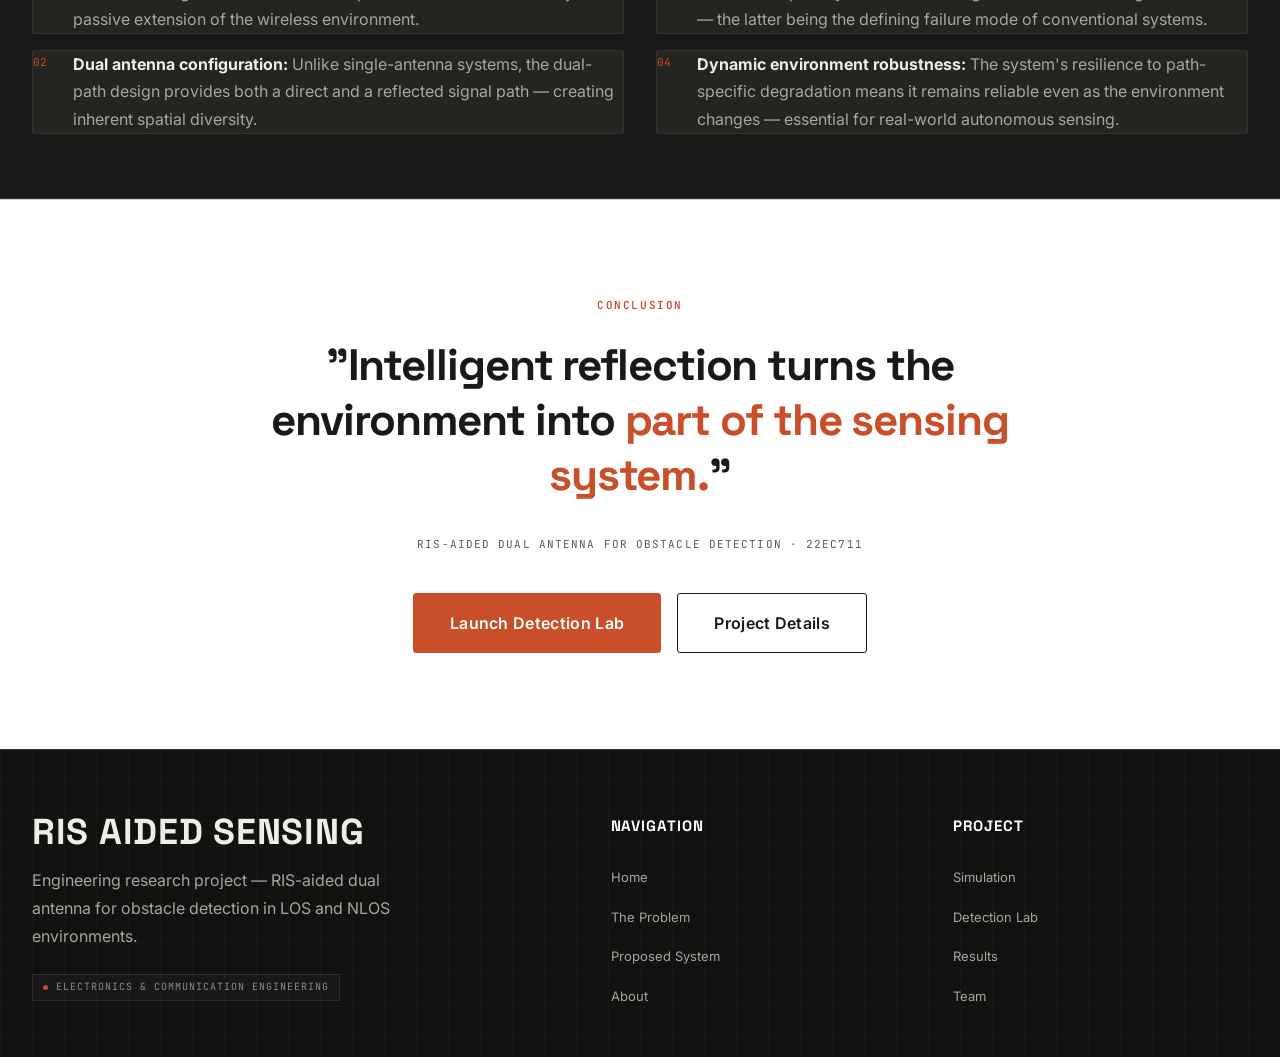
<file: results.html>
<!DOCTYPE html>
<html lang="en">
<head>
  <meta charset="UTF-8" />
  <meta name="viewport" content="width=device-width, initial-scale=1.0" />
  <title>Results & Applications — RIS-Aided Dual Antenna | 22EC711</title>
  <meta name="description" content="Qualitative comparison of RIS-aided dual antenna vs conventional sensing systems, and applications in autonomous vehicles, drones, and V2X." />
  <link rel="stylesheet" href="styles.css" />
  <link rel="preconnect" href="https://fonts.googleapis.com" />
  <link rel="preconnect" href="https://fonts.gstatic.com" crossorigin />
  <style>
    /* RESULTS PAGE - ALTERNATING THEMES */
    
    /* 1. Hero (White / Light) */
    .results-hero {
      padding-top: calc(var(--nav-h) + var(--sp-20));
      padding-bottom: var(--sp-16);
      background: var(--c-surface);
      color: var(--c-text);
      border-bottom: 1px solid var(--c-border);
    }

    /* 2. System Comparison Table (Black / Dark Theme) */
    .compare-section {
      background: var(--c-bg-dark);
      color: var(--c-text-inv);
      border-bottom: 1px solid var(--c-border-dark);
    }

    .compare-section .compare-table {
      width: 100%;
      border-collapse: collapse;
      border: 1px solid var(--c-border-dark);
    }

    .compare-section .compare-table th,
    .compare-section .compare-table td {
      padding: 16px 20px;
      text-align: left;
      border-bottom: 1px solid var(--c-border-dark);
      border-right: 1px solid var(--c-border-dark);
    }

    .compare-section .compare-table th:last-child,
    .compare-section .compare-table td:last-child {
      border-right: none;
    }

    .compare-section .compare-table th {
      font-family: var(--font-mono);
      font-size: var(--text-xs);
      letter-spacing: 0.1em;
      text-transform: uppercase;
      color: var(--c-text-inv-muted);
      background: var(--c-surface-dark);
      font-weight: 500;
    }

    .compare-section .compare-table td {
      font-size: var(--text-sm);
      color: var(--c-text-inv-muted);
      background: var(--c-bg-dark);
      transition: background 0.15s ease;
    }

    .compare-section .compare-table tr:hover td {
      background: var(--c-surface-dark);
    }

    .compare-section .compare-table td.feature {
      font-weight: 500;
      color: var(--c-text-inv);
    }

    .compare-section .compare-table td.limited {
      color: var(--c-accent);
    }

    .compare-section .compare-table td.enhanced {
      color: var(--c-signal);
      font-weight: 500;
    }

    .compare-note-box {
      margin-top: var(--sp-6);
      padding: var(--sp-4) var(--sp-6);
      background: var(--c-surface-dark);
      border: 1px solid var(--c-border-dark);
      border-radius: 2px;
    }

    /* 3. Applications (White / Light Theme) */
    .apps-section {
      background: var(--c-surface);
      color: var(--c-text);
      border-bottom: 1px solid var(--c-border);
    }

    .apps-grid {
      display: grid;
      grid-template-columns: 1fr 1fr;
      gap: var(--sp-8);
      margin-top: var(--sp-10);
    }

    .app-card {
      background: var(--c-surface);
      border: 1px solid var(--c-border);
      border-radius: 3px;
      overflow: hidden;
      transition: transform 0.2s ease, box-shadow 0.2s ease;
    }

    .app-card:hover {
      transform: translateY(-2px);
      box-shadow: 0 8px 24px rgba(0,0,0,0.06);
    }

    .app-card-visual {
      background: #151413;
      padding: var(--sp-8);
      border-bottom: 1px solid var(--c-border);
      display: flex;
      align-items: center;
      justify-content: center;
      min-height: 200px;
    }

    .app-card-body {
      padding: var(--sp-8);
      background: var(--c-surface);
    }

    .app-card-number {
      font-family: var(--font-mono);
      font-size: var(--text-xs);
      letter-spacing: 0.14em;
      text-transform: uppercase;
      color: var(--c-accent);
      margin-bottom: var(--sp-3);
    }

    .app-card-title {
      font-family: var(--font-display);
      font-size: var(--text-xl);
      font-weight: 600;
      color: var(--c-text);
      margin-bottom: var(--sp-4);
      letter-spacing: -0.02em;
    }

    .app-card-desc {
      font-size: var(--text-sm);
      color: var(--c-text-muted);
      line-height: 1.75;
    }

    /* 4. Novelty (Black / Dark Theme) */
    .novelty-section-results {
      background: var(--c-bg-dark);
      color: var(--c-text-inv);
      border-bottom: 1px solid var(--c-border-dark);
      padding-block: var(--sp-16);
    }

    .novelty-card-dark {
      display: flex;
      gap: var(--sp-4);
      align-items: start;
      padding: var(--sp-5);
      background: var(--c-surface-dark);
      border: 1px solid var(--c-border-dark);
      border-radius: 2px;
    }

    .novelty-card-dark p {
      font-size: var(--text-sm);
      color: var(--c-text-inv-muted);
      line-height: 1.7;
      margin: 0;
    }

    .novelty-card-dark strong {
      color: var(--c-text-inv);
    }

    /* 5. Final Statement / Conclusion (White / Light Theme) */
    .statement-section {
      background: var(--c-surface);
      color: var(--c-text);
      border-top: 1px solid var(--c-border);
      padding-block: var(--sp-24);
      text-align: center;
    }

    .statement-text {
      font-family: var(--font-display);
      font-size: clamp(1.5rem, 3.5vw, 2.75rem);
      font-weight: 700;
      letter-spacing: -0.025em;
      color: var(--c-text);
      line-height: 1.25;
      max-width: 800px;
      margin-inline: auto;
    }

    .statement-text em { color: var(--c-accent); font-style: normal; }

    /* Quality indicators */
    .quality-indicator {
      display: inline-flex;
      align-items: center;
      gap: var(--sp-2);
      font-family: var(--font-mono);
      font-size: var(--text-xs);
      letter-spacing: 0.08em;
      font-weight: 600;
      padding: 4px 10px;
      border-radius: 2px;
    }

    .qi-limited {
      background: rgba(201,79,42,0.12);
      color: var(--c-accent);
      border: 1px solid rgba(201,79,42,0.3);
    }

    .qi-enhanced {
      background: rgba(74,171,109,0.12);
      color: var(--c-signal);
      border: 1px solid rgba(74,171,109,0.3);
    }

    .qi-improved {
      background: rgba(58,126,191,0.12);
      color: var(--c-ris);
      border: 1px solid rgba(58,126,191,0.3);
    }

    @media (max-width: 768px) {
      .apps-grid { grid-template-columns: 1fr; }
      .compare-header { grid-template-columns: 1fr; }
    }
  </style>
</head>
<body class="page-theme">

<!-- HEADER -->
<header class="site-header" role="banner">
  <nav class="nav-inner" aria-label="Main navigation">
    <a href="index.html" class="nav-logo" aria-label="RIS AIDED SENSING Home">
      <span class="nav-logo-main">RIS AIDED SENSING</span>
      <span class="nav-logo-sub">22EC711 · Engineering Project</span>
    </a>
    <ul class="nav-links">
      <li><a href="index.html">Home</a></li>
      <li><a href="problem.html">Problem</a></li>
      <li><a href="system.html">System</a></li>
      <li><a href="simulation.html">Simulation</a></li>
      <li><a href="detection.html">Detection Lab</a></li>
      <li><a href="results.html">Results</a></li>
      <li><a href="about.html">About</a></li>
    </ul>
    <div class="nav-cta-wrap">
      <a href="detection.html" class="nav-cta">Launch Detection Lab</a>
    </div>
    <button class="nav-hamburger" aria-label="Toggle navigation" aria-expanded="false" aria-controls="mobile-menu">
      <span></span><span></span><span></span>
    </button>
  </nav>
</header>

<nav id="mobile-menu" class="nav-mobile" aria-label="Mobile navigation">
  <a href="index.html">Home</a>
  <a href="problem.html">Problem</a>
  <a href="system.html">System</a>
  <a href="simulation.html">Simulation</a>
  <a href="detection.html">Detection Lab</a>
  <a href="results.html">Results</a>
  <a href="about.html">About</a>
</nav>

<!-- HERO -->
<section class="results-hero theme-light" aria-labelledby="results-hero-heading">
  <div class="container">
    <div class="eyebrow">
      <div class="eyebrow-bar"></div>
      <span class="label-accent">Results & Applications</span>
    </div>
    <h1 class="heading-display" id="results-hero-heading" style="color:var(--c-text);margin-bottom:var(--sp-6);">
      From blocked paths to resilient sensing.
    </h1>
    <p class="body-lg" style="color:var(--c-text-muted);max-width:620px;">
      The RIS-aided dual antenna architecture addresses the fundamental limitations of conventional single-path sensing systems through intelligent signal diversity and programmable wave control.
    </p>
    <div style="margin-top:var(--sp-6);padding:var(--sp-3) var(--sp-6);border:1px solid var(--c-border);display:inline-block;">
      <p style="font-family:var(--font-mono);font-size:var(--text-xs);color:var(--c-text-faint);letter-spacing:0.1em;text-transform:uppercase;margin:0;">
        Note: Comparison uses qualitative indicators only. No numeric experimental results are claimed.
      </p>
    </div>
  </div>
</section>

<!-- COMPARISON TABLE -->
<section class="compare-section section theme-dark" aria-labelledby="compare-heading">
  <div class="container">
    <div class="section-eyebrow reveal">
      <div class="section-eyebrow-line dark"></div>
      <span class="label-accent">System Comparison</span>
    </div>
    <h2 class="heading-md reveal" id="compare-heading" style="color:var(--c-text-inv);margin-bottom:var(--sp-10);">
      Conventional vs. RIS-aided.
    </h2>

    <div class="reveal reveal-d1" style="overflow-x:auto;">
      <table class="compare-table" role="table" aria-label="Comparison of conventional vs RIS-aided dual antenna systems">
        <thead>
          <tr>
            <th scope="col">Performance Aspect</th>
            <th scope="col" style="color:var(--c-accent);">Conventional System</th>
            <th scope="col" style="color:var(--c-signal);">RIS-Aided Dual Antenna</th>
          </tr>
        </thead>
        <tbody>
          <tr>
            <td class="feature">NLOS Coverage</td>
            <td class="limited"><span class="quality-indicator qi-limited">Limited</span></td>
            <td class="enhanced"><span class="quality-indicator qi-enhanced">Enhanced</span></td>
          </tr>
          <tr>
            <td class="feature">Signal Diversity</td>
            <td class="limited"><span class="quality-indicator qi-limited">None</span></td>
            <td class="enhanced"><span class="quality-indicator qi-enhanced">Dual-path diversity</span></td>
          </tr>
          <tr>
            <td class="feature">Obstacle Detection Reliability</td>
            <td class="limited"><span class="quality-indicator qi-limited">Degrades in NLOS</span></td>
            <td class="enhanced"><span class="quality-indicator qi-enhanced">Improved</span></td>
          </tr>
          <tr>
            <td class="feature">Multipath Robustness</td>
            <td class="limited"><span class="quality-indicator qi-limited">Vulnerable to fading</span></td>
            <td class="enhanced"><span class="quality-indicator qi-improved">Improved via diversity</span></td>
          </tr>
          <tr>
            <td class="feature">Coverage Area</td>
            <td class="limited"><span class="quality-indicator qi-limited">LOS-limited</span></td>
            <td class="enhanced"><span class="quality-indicator qi-enhanced">Extended to NLOS zones</span></td>
          </tr>
          <tr>
            <td class="feature">Dynamic Environment Performance</td>
            <td class="limited"><span class="quality-indicator qi-limited">Limited</span></td>
            <td class="enhanced"><span class="quality-indicator qi-improved">Supported</span></td>
          </tr>
          <tr>
            <td class="feature">Fallback Path</td>
            <td class="limited"><span class="quality-indicator qi-limited">None</span></td>
            <td class="enhanced"><span class="quality-indicator qi-enhanced">RIS path provides backup</span></td>
          </tr>
          <tr>
            <td class="feature">V2X Applicability</td>
            <td class="limited"><span class="quality-indicator qi-limited">Constrained</span></td>
            <td class="enhanced"><span class="quality-indicator qi-enhanced">Supported</span></td>
          </tr>
        </tbody>
      </table>
    </div>

    <!-- Qualitative note -->
    <div class="compare-note-box reveal">
      <p style="font-family:var(--font-mono);font-size:var(--text-xs);color:var(--c-text-inv-muted);letter-spacing:0.08em;text-transform:uppercase;margin:0;">
        All indicators are qualitative. "Enhanced" and "Improved" reflect the architectural advantage of dual-path design over single-path systems. No experimental performance percentages or dB improvements are claimed beyond the reference design parameter S11 &lt; −30 dB and S21 ≈ −3 dB at 10 GHz.
      </p>
    </div>
  </div>
</section>

<!-- APPLICATIONS -->
<section class="apps-section section theme-light" aria-labelledby="apps-heading">
  <div class="container">
    <div class="section-eyebrow reveal">
      <div class="section-eyebrow-line"></div>
      <span class="label-accent">Applications</span>
    </div>
    <h2 class="heading-md reveal" id="apps-heading" style="color:var(--c-text);margin-bottom:var(--sp-4);">
      Where RIS-aided sensing delivers value.
    </h2>
    <p style="color:var(--c-text-muted);font-size:var(--text-base);max-width:600px;line-height:1.75;margin-bottom:0;" class="reveal">
      The benefits of NLOS coverage, signal diversity, and programmable reflection are directly applicable across a range of real-world autonomous sensing scenarios.
    </p>

    <div class="apps-grid">

      <!-- Autonomous Vehicles -->
      <div class="app-card reveal">
        <div class="app-card-visual" aria-hidden="true">
          <svg viewBox="0 0 400 180" fill="none" xmlns="http://www.w3.org/2000/svg" style="width:100%;max-width:360px;height:auto;">
            <!-- Road -->
            <rect x="0" y="130" width="400" height="50" fill="#1a1917"/>
            <line x1="0" y1="130" x2="400" y2="130" stroke="#2a2825" stroke-width="1"/>
            <line x1="0" y1="155" x2="400" y2="155" stroke="#2a2825" stroke-width="1" stroke-dasharray="20 16"/>
            <!-- Building (obstacle) -->
            <rect x="160" y="40" width="60" height="90" fill="#252420" stroke="#4a4845" stroke-width="1"/>
            <!-- Ego vehicle -->
            <rect x="20" y="110" width="56" height="22" rx="3" fill="#1a2535" stroke="#3a7ebf" stroke-width="1.5"/>
            <rect x="30" y="103" width="36" height="12" rx="2" fill="#151e2a"/>
            <circle cx="34" cy="133" r="5" fill="#111110" stroke="#4a4845"/>
            <circle cx="64" cy="133" r="5" fill="#111110" stroke="#4a4845"/>
            <text x="48" y="150" text-anchor="middle" font-family="JetBrains Mono,monospace" font-size="7" fill="#3a7ebf">EGO</text>
            <!-- Hidden vehicle (behind building) -->
            <rect x="270" y="110" width="56" height="22" rx="3" fill="#2a2825" stroke="#4a4845" stroke-width="1"/>
            <rect x="280" y="103" width="36" height="12" rx="2" fill="#222"/>
            <circle cx="284" cy="133" r="5" fill="#111110" stroke="#4a4845"/>
            <circle cx="314" cy="133" r="5" fill="#111110" stroke="#4a4845"/>
            <text x="298" y="150" text-anchor="middle" font-family="JetBrains Mono,monospace" font-size="7" fill="#6b6865">TARGET</text>
            <!-- RIS on building wall -->
            <rect x="152" y="70" width="10" height="28" rx="1" fill="#1a2535" stroke="#3a7ebf" stroke-width="1"/>
            <!-- RIS path arc -->
            <path d="M48,110 Q80,70 152,84" stroke="#3a7ebf" stroke-width="1.5" fill="none"/>
            <path d="M162,84 Q220,50 270,121" stroke="#3a7ebf" stroke-width="1.5" fill="none"/>
            <!-- Detected label -->
            <text x="200" y="25" text-anchor="middle" font-family="JetBrains Mono,monospace" font-size="8" fill="#4aab6d">OBSTACLE DETECTED IN NLOS</text>
            <text x="200" y="170" text-anchor="middle" font-family="JetBrains Mono,monospace" font-size="7" fill="#4a4845">ILLUSTRATIVE REFERENCE</text>
          </svg>
        </div>
        <div class="app-card-body">
          <p class="app-card-number">Application 01</p>
          <h3 class="app-card-title">Autonomous Vehicles</h3>
          <p class="app-card-desc">
            In urban environments, vehicles frequently obscure each other and lurk behind buildings at intersections. The RIS-aided system enables detection of other vehicles, pedestrians, and obstacles beyond the direct line of sight — improving collision avoidance and intersection safety where conventional radar systems lose contact with the target.
          </p>
        </div>
      </div>

      <!-- Drones -->
      <div class="app-card reveal reveal-d2">
        <div class="app-card-visual" aria-hidden="true">
          <svg viewBox="0 0 400 180" fill="none" xmlns="http://www.w3.org/2000/svg" style="width:100%;max-width:360px;height:auto;">
            <!-- Buildings -->
            <rect x="100" y="20" width="50" height="120" fill="#252420" stroke="#4a4845" stroke-width="1"/>
            <rect x="240" y="40" width="60" height="100" fill="#252420" stroke="#4a4845" stroke-width="1"/>
            <!-- Drone (ego) -->
            <g transform="translate(40,60)">
              <rect x="-20" y="-8" width="40" height="16" rx="2" fill="#1a2535" stroke="#3a7ebf" stroke-width="1.5"/>
              <line x1="-22" y1="-10" x2="-30" y2="-18" stroke="#3a7ebf" stroke-width="1"/>
              <line x1="22" y1="-10" x2="30" y2="-18" stroke="#3a7ebf" stroke-width="1"/>
              <line x1="-22" y1="8" x2="-30" y2="16" stroke="#3a7ebf" stroke-width="1"/>
              <line x1="22" y1="8" x2="30" y2="16" stroke="#3a7ebf" stroke-width="1"/>
              <circle cx="-30" cy="-18" r="4" fill="#3a7ebf" opacity="0.5"/>
              <circle cx="30" cy="-18" r="4" fill="#3a7ebf" opacity="0.5"/>
              <circle cx="-30" cy="16" r="4" fill="#3a7ebf" opacity="0.5"/>
              <circle cx="30" cy="16" r="4" fill="#3a7ebf" opacity="0.5"/>
            </g>
            <!-- Hidden object behind buildings -->
            <rect x="310" y="100" width="30" height="20" rx="2" fill="#c94f2a" fill-opacity="0.6" stroke="#c94f2a" stroke-width="1"/>
            <text x="325" y="135" text-anchor="middle" font-family="JetBrains Mono,monospace" font-size="7" fill="#c94f2a">HAZARD</text>
            <!-- RIS on building -->
            <rect x="148" y="50" width="8" height="30" rx="1" fill="#1a2535" stroke="#3a7ebf" stroke-width="1"/>
            <!-- Signal path arc -->
            <path d="M60,60 Q120,40 148,65" stroke="#3a7ebf" stroke-width="1.5" fill="none"/>
            <path d="M156,65 Q220,80 310,115" stroke="#3a7ebf" stroke-width="1.5" fill="none"/>
            <text x="200" y="25" text-anchor="middle" font-family="JetBrains Mono,monospace" font-size="8" fill="#4aab6d">NLOS DETECTION IN URBAN CANYON</text>
            <text x="200" y="170" text-anchor="middle" font-family="JetBrains Mono,monospace" font-size="7" fill="#4a4845">ILLUSTRATIVE REFERENCE</text>
          </svg>
        </div>
        <div class="app-card-body">
          <p class="app-card-number">Application 02</p>
          <h3 class="app-card-title">Drones & UAVs</h3>
          <p class="app-card-desc">
            Unmanned aerial vehicles operating in urban canyons, between structures, or inside buildings face significant detection blind spots. RIS panels mounted on building walls extend the drone's sensing reach, enabling detection of obstacles in areas unreachable by the drone's direct sensing path — critical for autonomous flight in complex environments.
          </p>
        </div>
      </div>

      <!-- Industrial Automation -->
      <div class="app-card reveal">
        <div class="app-card-visual" aria-hidden="true">
          <svg viewBox="0 0 400 180" fill="none" xmlns="http://www.w3.org/2000/svg" style="width:100%;max-width:360px;height:auto;">
            <!-- Factory floor -->
            <rect x="0" y="140" width="400" height="40" fill="#1a1917"/>
            <line x1="0" y1="140" x2="400" y2="140" stroke="#2a2825" stroke-width="1"/>
            <!-- Machine/equipment (obstacle) -->
            <rect x="150" y="60" width="80" height="80" fill="#252420" stroke="#4a4845" stroke-width="1.5"/>
            <rect x="165" y="75" width="20" height="20" rx="1" fill="#333230"/>
            <rect x="195" y="75" width="20" height="20" rx="1" fill="#333230"/>
            <rect x="165" y="105" width="50" height="15" rx="1" fill="#333230"/>
            <text x="190" y="155" text-anchor="middle" font-family="JetBrains Mono,monospace" font-size="7" fill="#6b6865">MACHINERY</text>
            <!-- Robot arm (ego sensor) -->
            <rect x="20" y="100" width="40" height="40" rx="2" fill="#1a2535" stroke="#3a7ebf" stroke-width="1.5"/>
            <text x="40" y="124" text-anchor="middle" font-family="JetBrains Mono,monospace" font-size="7" fill="#3a7ebf">ROBOT</text>
            <text x="40" y="155" text-anchor="middle" font-family="JetBrains Mono,monospace" font-size="7" fill="#3a7ebf">ARM</text>
            <!-- Worker (behind machine) -->
            <ellipse cx="310" cy="100" rx="16" ry="24" fill="#2a2825" stroke="#4aab6d" stroke-width="1.5"/>
            <text x="310" y="140" text-anchor="middle" font-family="JetBrains Mono,monospace" font-size="7" fill="#4aab6d">WORKER</text>
            <!-- RIS on wall -->
            <rect x="10" y="50" width="8" height="36" rx="1" fill="#1a2535" stroke="#3a7ebf" stroke-width="1"/>
            <!-- Path arc above machine -->
            <path d="M18,68 Q90,20 230,60 Q280,70 294,100" stroke="#3a7ebf" stroke-width="1.5" fill="none"/>
            <text x="200" y="20" text-anchor="middle" font-family="JetBrains Mono,monospace" font-size="8" fill="#4aab6d">WORKER DETECTION BEHIND MACHINERY</text>
            <text x="200" y="175" text-anchor="middle" font-family="JetBrains Mono,monospace" font-size="7" fill="#4a4845">ILLUSTRATIVE REFERENCE</text>
          </svg>
        </div>
        <div class="app-card-body">
          <p class="app-card-number">Application 03</p>
          <h3 class="app-card-title">Industrial Automation</h3>
          <p class="app-card-desc">
            Factory and warehouse robots operating near human workers require robust proximity sensing — including detection of people partially occluded by equipment or structures. RIS panels deployed on walls and pillars extend the robot's sensing field around obstacles, enabling safety-critical detection of workers in NLOS zones.
          </p>
        </div>
      </div>

      <!-- V2X -->
      <div class="app-card reveal reveal-d2">
        <div class="app-card-visual" aria-hidden="true">
          <svg viewBox="0 0 400 180" fill="none" xmlns="http://www.w3.org/2000/svg" style="width:100%;max-width:360px;height:auto;">
            <!-- Road grid -->
            <rect x="0" y="110" width="400" height="70" fill="#1a1917"/>
            <rect x="150" y="0" width="100" height="180" fill="#1a1917"/>
            <rect x="0" y="110" width="400" height="70" fill="#111110" fill-opacity="0.5"/>
            <line x1="200" y1="0" x2="200" y2="180" stroke="#2a2825" stroke-width="1" stroke-dasharray="12 10"/>
            <line x1="0" y1="145" x2="145" y2="145" stroke="#2a2825" stroke-width="1" stroke-dasharray="12 10"/>
            <line x1="255" y1="145" x2="400" y2="145" stroke="#2a2825" stroke-width="1" stroke-dasharray="12 10"/>
            <!-- Buildings at corners -->
            <rect x="0" y="0" width="140" height="100" fill="#252420" stroke="#4a4845" stroke-width="1"/>
            <rect x="260" y="0" width="140" height="100" fill="#252420" stroke="#4a4845" stroke-width="1"/>
            <!-- Vehicle 1 (on horizontal road) -->
            <rect x="30" y="120" width="50" height="22" rx="3" fill="#1a2535" stroke="#3a7ebf" stroke-width="1.5"/>
            <text x="55" y="135" text-anchor="middle" font-family="JetBrains Mono,monospace" font-size="7" fill="#3a7ebf">V1</text>
            <!-- Vehicle 2 (on vertical road, hidden) -->
            <rect x="164" y="20" width="22" height="50" rx="3" fill="#2a2825" stroke="#c94f2a" stroke-width="1.5"/>
            <text x="175" y="50" text-anchor="middle" font-family="JetBrains Mono,monospace" font-size="7" fill="#c94f2a">V2</text>
            <!-- RSU at corner -->
            <rect x="130" y="88" width="14" height="22" rx="1" fill="#1a2535" stroke="#3a7ebf" stroke-width="1"/>
            <text x="137" y="82" text-anchor="middle" font-family="JetBrains Mono,monospace" font-size="7" fill="#3a7ebf">RSU</text>
            <!-- V2X signals -->
            <path d="M80,130 Q130,90 137,90 Q174,55 175,70" stroke="#3a7ebf" stroke-width="1.5" fill="none"/>
            <text x="200" y="172" text-anchor="middle" font-family="JetBrains Mono,monospace" font-size="8" fill="#4aab6d">V2X NLOS COORDINATION</text>
          </svg>
        </div>
        <div class="app-card-body">
          <p class="app-card-number">Application 04</p>
          <h3 class="app-card-title">Vehicle-to-Everything (V2X)</h3>
          <p class="app-card-desc">
            At intersections, vehicles approaching from perpendicular roads are obscured until dangerously close. RIS panels at roadside infrastructure units (RSUs) can relay V2X signals around corners, enabling vehicles to detect and coordinate with other traffic participants before direct visual or radar contact is possible — a core V2X safety use case.
          </p>
        </div>
      </div>
    </div>
  </div>
</section>

<!-- NOVELTY -->
<section class="novelty-section-results section theme-dark" aria-labelledby="novelty-heading">
  <div class="container">
    <div class="section-eyebrow reveal">
      <div class="section-eyebrow-line dark"></div>
      <span class="label-accent">Novelty</span>
    </div>
    <h2 class="heading-md reveal" id="novelty-heading" style="color:var(--c-text-inv);margin-bottom:var(--sp-10);">
      What distinguishes this approach.
    </h2>

    <div class="grid-2" style="gap:var(--sp-8);">
      <div class="reveal">
        <div style="display:flex;flex-direction:column;gap:var(--sp-4);">
          <div class="novelty-card-dark">
            <span style="font-family:var(--font-mono);font-size:var(--text-xs);color:var(--c-accent);min-width:24px;padding-top:2px;">01</span>
            <p>
              <strong>Intelligent reflection:</strong> RIS intelligently reflects and redirects signals to extend coverage without active RF amplification — a fundamentally passive extension of the wireless environment.
            </p>
          </div>
          <div class="novelty-card-dark">
            <span style="font-family:var(--font-mono);font-size:var(--text-xs);color:var(--c-accent);min-width:24px;padding-top:2px;">02</span>
            <p>
              <strong>Dual antenna configuration:</strong> Unlike single-antenna systems, the dual-path design provides both a direct and a reflected signal path — creating inherent spatial diversity.
            </p>
          </div>
        </div>
      </div>
      <div class="reveal reveal-d2">
        <div style="display:flex;flex-direction:column;gap:var(--sp-4);">
          <div class="novelty-card-dark">
            <span style="font-family:var(--font-mono);font-size:var(--text-xs);color:var(--c-accent);min-width:24px;padding-top:2px;">03</span>
            <p>
              <strong>LOS and NLOS performance:</strong> The combined architecture maintains detection capability in both line-of-sight and non-line-of-sight conditions — the latter being the defining failure mode of conventional systems.
            </p>
          </div>
          <div class="novelty-card-dark">
            <span style="font-family:var(--font-mono);font-size:var(--text-xs);color:var(--c-accent);min-width:24px;padding-top:2px;">04</span>
            <p>
              <strong>Dynamic environment robustness:</strong> The system's resilience to path-specific degradation means it remains reliable even as the environment changes — essential for real-world autonomous sensing.
            </p>
          </div>
        </div>
      </div>
    </div>
  </div>
</section>

<!-- FINAL STATEMENT -->
<section class="statement-section theme-light" aria-labelledby="statement-heading">
  <div class="container">
    <p class="label-accent" style="margin-bottom:var(--sp-6);">Conclusion</p>
    <h2 class="statement-text" id="statement-heading" style="color:var(--c-text);">
      "Intelligent reflection turns the environment into <em>part of the sensing system.</em>"
    </h2>
    <p style="font-family:var(--font-mono);font-size:var(--text-xs);color:var(--c-text-muted);letter-spacing:0.1em;text-transform:uppercase;margin-top:var(--sp-8);margin-bottom:var(--sp-10);">
      RIS-Aided Dual Antenna for Obstacle Detection · 22EC711
    </p>
    <div style="display:flex;gap:var(--sp-4);justify-content:center;flex-wrap:wrap;">
      <a href="detection.html" class="btn btn-accent btn-lg">Launch Detection Lab</a>
      <a href="about.html" class="btn btn-outline btn-lg">Project Details</a>
    </div>
  </div>
</section>

<!-- FOOTER -->
<footer class="site-footer" role="contentinfo">
  <div class="container footer-main-container">
    <div class="footer-grid">
      <div class="footer-brand-col">
        <a href="index.html" class="footer-logo-link" aria-label="RIS AIDED SENSING Home">
          <div class="footer-logo-main">RIS AIDED SENSING</div>
        </a>
        <p class="footer-desc">
          Engineering research project — RIS-aided dual antenna for obstacle detection in LOS and NLOS environments.
        </p>
        <div class="footer-badge-tag">
          <span class="footer-badge-dot"></span>
          <span>ELECTRONICS &amp; COMMUNICATION ENGINEERING</span>
        </div>
      </div>

      <div class="footer-nav-col">
        <div class="footer-col-hd">Navigation</div>
        <ul class="footer-nav-links">
          <li><a href="index.html">Home</a></li>
          <li><a href="problem.html">The Problem</a></li>
          <li><a href="system.html">Proposed System</a></li>
          <li><a href="about.html">About</a></li>
        </ul>
      </div>

      <div class="footer-project-col">
        <div class="footer-col-hd">Project</div>
        <ul class="footer-nav-links">
          <li><a href="simulation.html">Simulation</a></li>
          <li><a href="detection.html">Detection Lab</a></li>
          <li><a href="results.html">Results</a></li>
          <li><a href="about.html#team">Team</a></li>
        </ul>
      </div>
    </div>
  </div>
</footer>

<script src="app.js"></script>
</body>
</html>
</file>
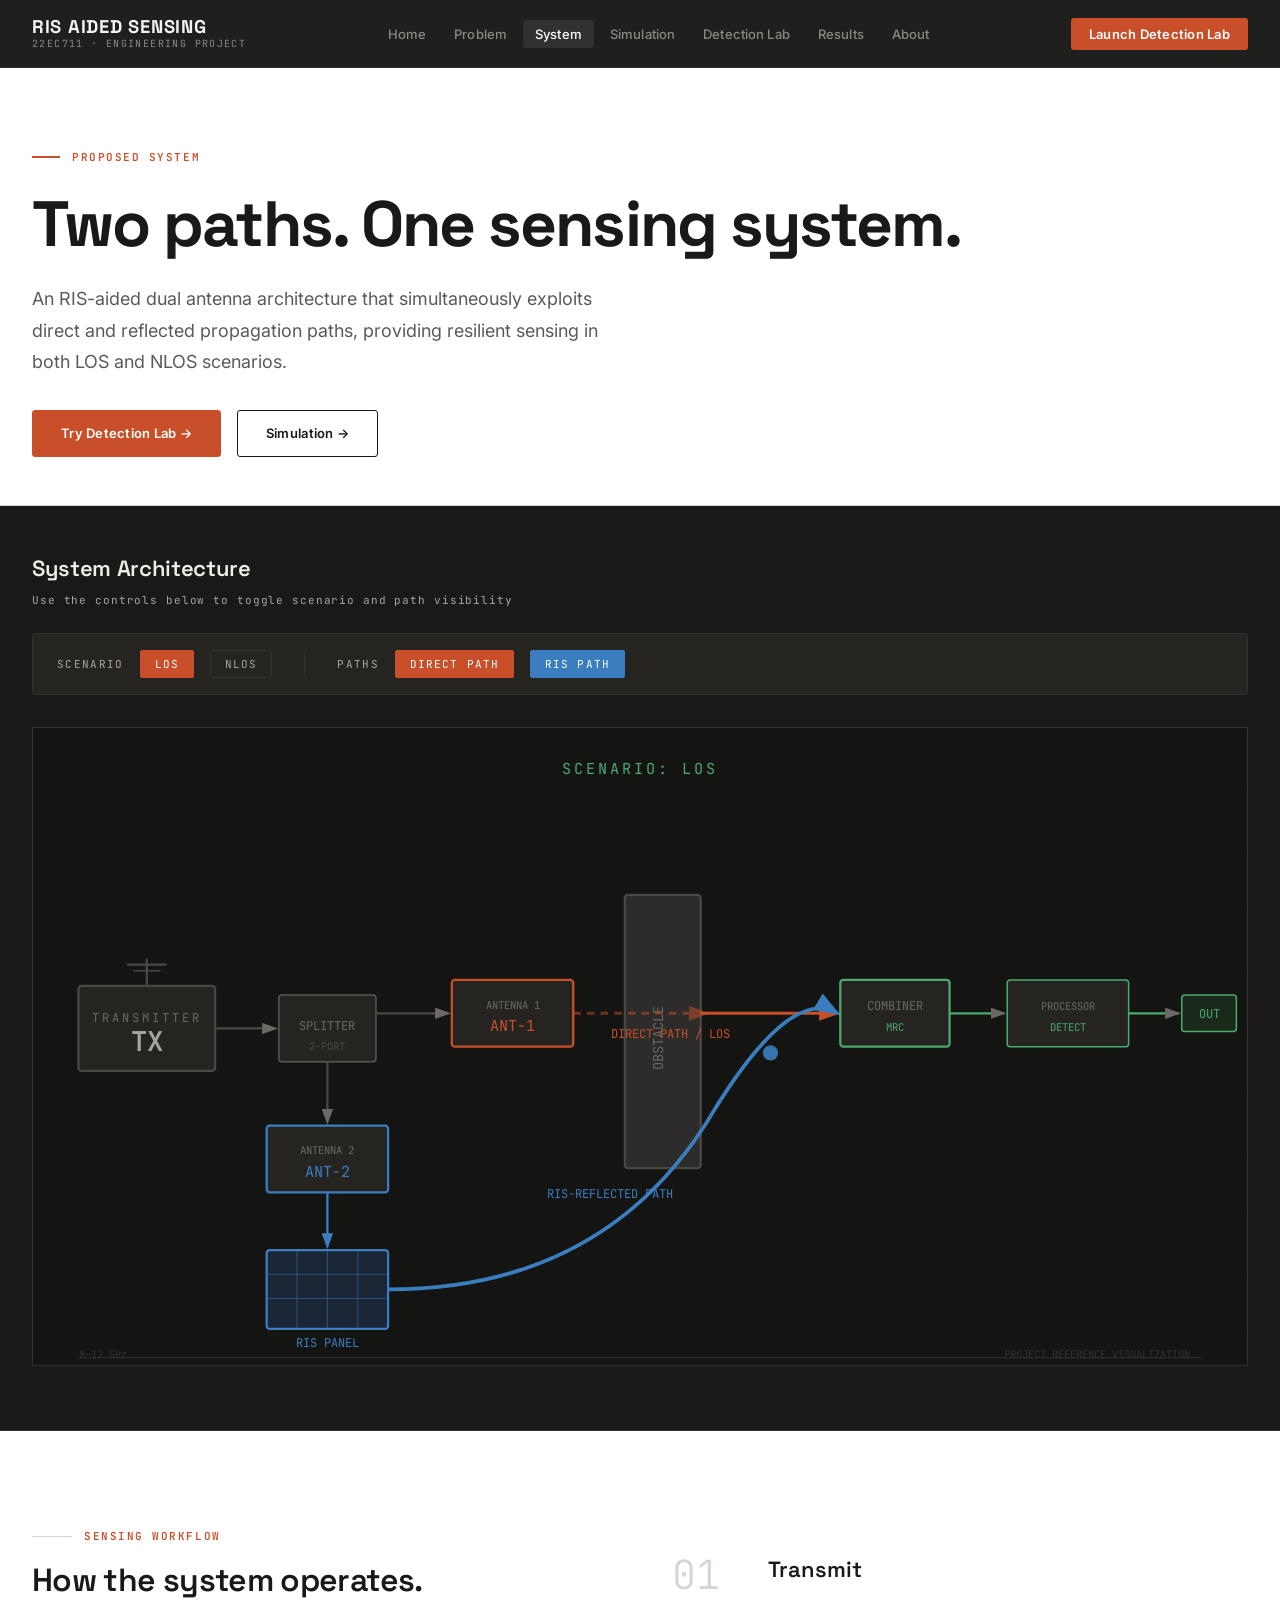
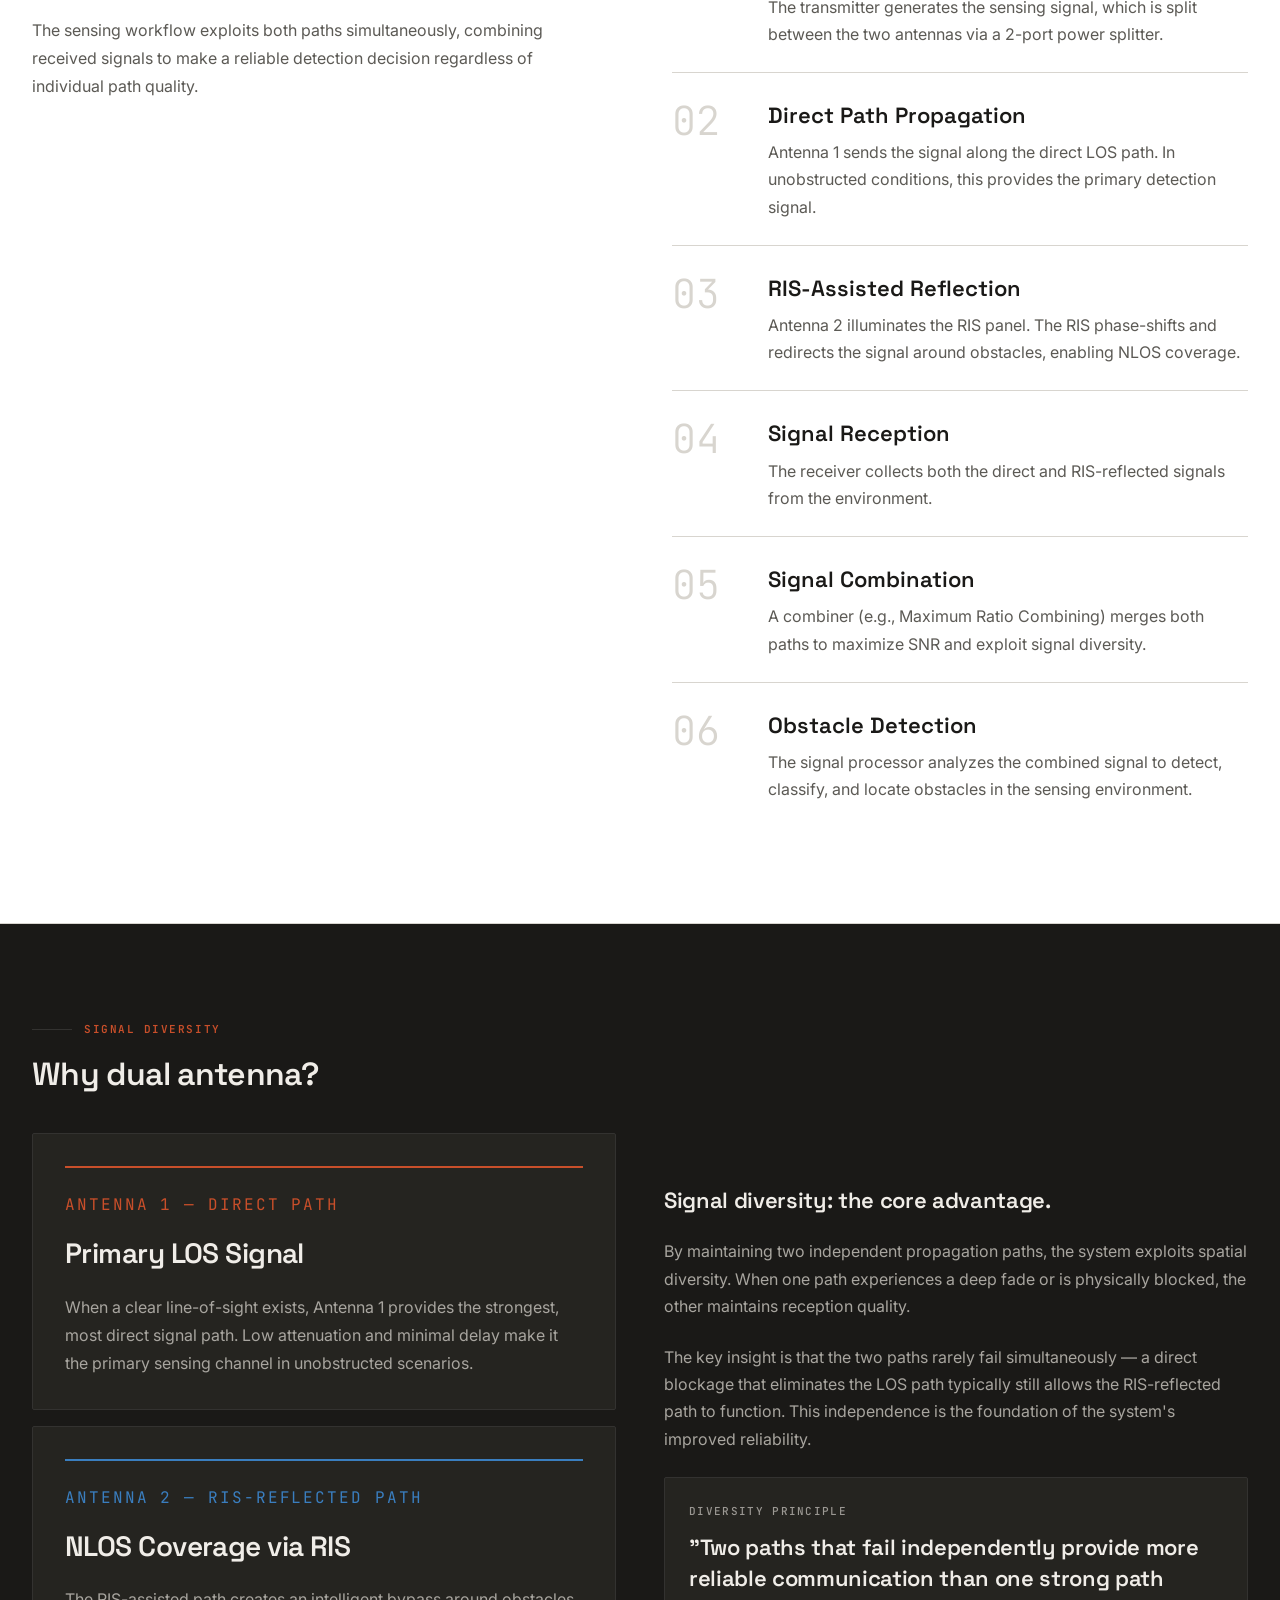
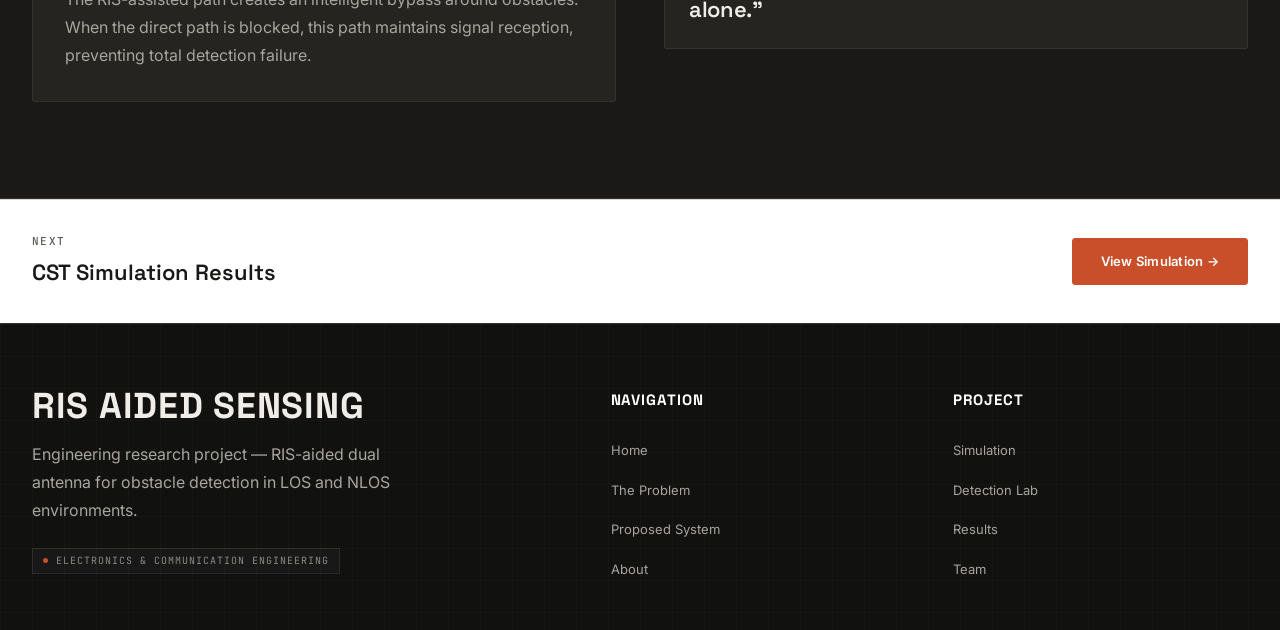
<file: system.html>
<!DOCTYPE html>
<html lang="en">
<head>
  <meta charset="UTF-8" />
  <meta name="viewport" content="width=device-width, initial-scale=1.0" />
  <title>Proposed System — RIS-Aided Dual Antenna | 22EC711</title>
  <meta name="description" content="Interactive system architecture of the RIS-aided dual antenna configuration with direct and RIS-reflected path visualization." />
  <link rel="stylesheet" href="styles.css" />
  <link rel="preconnect" href="https://fonts.googleapis.com" />
  <link rel="preconnect" href="https://fonts.gstatic.com" crossorigin />
  <style>
    /* SYSTEM PAGE */
    .sys-hero {
      padding-top: calc(var(--nav-h) + var(--sp-20));
      padding-bottom: var(--sp-12);
      background: var(--c-bg-dark);
      color: var(--c-text-inv);
      border-bottom: 1px solid var(--c-border-dark);
    }

    /* Interactive diagram section */
    .diagram-section {
      background: var(--c-bg-dark);
      border-bottom: 1px solid var(--c-border-dark);
      padding-block: var(--sp-12) var(--sp-16);
    }

    /* Controls bar */
    .controls-bar {
      display: flex;
      align-items: center;
      gap: var(--sp-8);
      flex-wrap: wrap;
      padding: var(--sp-4) var(--sp-6);
      background: var(--c-surface-dark);
      border: 1px solid var(--c-border-dark);
      border-radius: 3px;
      margin-bottom: var(--sp-8);
    }

    .controls-group {
      display: flex;
      align-items: center;
      gap: var(--sp-4);
      flex-wrap: wrap;
    }

    .ctrl-label {
      font-family: var(--font-mono);
      font-size: var(--text-xs);
      letter-spacing: 0.12em;
      text-transform: uppercase;
      color: var(--c-text-inv-muted);
    }

    .ctrl-btn {
      font-family: var(--font-mono);
      font-size: var(--text-xs);
      letter-spacing: 0.1em;
      text-transform: uppercase;
      padding: 6px 14px;
      border: 1px solid var(--c-border-dark);
      border-radius: 2px;
      color: var(--c-text-inv-muted);
      background: transparent;
      cursor: pointer;
      transition: all var(--dur-fast);
    }

    .ctrl-btn.active {
      background: var(--c-accent);
      border-color: var(--c-accent);
      color: white;
    }

    .ctrl-btn.blue.active {
      background: var(--c-ris);
      border-color: var(--c-ris);
    }

    .ctrl-btn:hover:not(.active) {
      border-color: var(--c-text-inv-muted);
      color: var(--c-text-inv);
    }

    /* Main diagram */
    #system-svg-container {
      width: 100%;
      border: 1px solid var(--c-border-dark);
      background: #141412;
      overflow: hidden;
    }

    #system-svg {
      width: 100%;
      height: auto;
      display: block;
    }

    /* Workflow - Light Theme */
    .workflow-section {
      background: var(--c-surface);
      color: var(--c-text);
      border-bottom: 1px solid var(--c-border);
    }

    .workflow-section .workflow-step {
      border-bottom: 1px solid var(--c-border);
    }

    .workflow-section .workflow-step:last-child {
      border-bottom: none;
    }

    .workflow-section .step-num {
      color: var(--c-border);
    }

    .workflow-section .step-title {
      color: var(--c-text);
    }

    .workflow-section .step-desc {
      color: var(--c-text-muted);
    }

    /* Dual antenna explainer - Dark Theme */
    .dual-section {
      background: var(--c-bg-dark);
      color: var(--c-text-inv);
      border-bottom: 1px solid var(--c-border-dark);
    }

    .dual-grid {
      display: grid;
      grid-template-columns: 1fr 1fr;
      gap: var(--sp-12);
      align-items: center;
    }

    .antenna-card {
      background: var(--c-surface-dark);
      border: 1px solid var(--c-border-dark);
      padding: var(--sp-8);
      border-radius: 2px;
      transition: background 0.2s ease, border-color 0.2s ease;
    }

    .antenna-card:hover {
      border-color: var(--c-text-faint);
    }

    .antenna-card-bar {
      width: 100%;
      height: 2px;
      margin-bottom: var(--sp-6);
    }

    .ant1 { background: var(--c-direct); }
    .ant2 { background: var(--c-ris); }

    .ant-label {
      font-family: var(--font-mono);
      font-size: var(--text-xs);
      letter-spacing: 0.12em;
      text-transform: uppercase;
      margin-bottom: var(--sp-3);
    }

    .ant-title {
      font-family: var(--font-display);
      font-size: var(--text-xl);
      font-weight: 600;
      color: var(--c-text-inv);
      margin-bottom: var(--sp-4);
      letter-spacing: -0.02em;
    }

    .ant-desc {
      font-size: var(--text-sm);
      color: var(--c-text-inv-muted);
      line-height: 1.75;
    }

    .diversity-box {
      border: 1px solid var(--c-border-dark);
      padding: var(--sp-6);
      background: var(--c-surface-dark);
      border-radius: 2px;
    }

    @media (max-width: 768px) {
      .controls-bar { flex-direction: column; align-items: start; }
      .dual-grid { grid-template-columns: 1fr; }
    }
  </style>
</head>
<body class="page-theme">

<!-- HEADER -->
<header class="site-header" role="banner">
  <nav class="nav-inner" aria-label="Main navigation">
    <a href="index.html" class="nav-logo" aria-label="RIS AIDED SENSING Home">
      <span class="nav-logo-main">RIS AIDED SENSING</span>
      <span class="nav-logo-sub">22EC711 · Engineering Project</span>
    </a>
    <ul class="nav-links">
      <li><a href="index.html">Home</a></li>
      <li><a href="problem.html">Problem</a></li>
      <li><a href="system.html">System</a></li>
      <li><a href="simulation.html">Simulation</a></li>
      <li><a href="detection.html">Detection Lab</a></li>
      <li><a href="results.html">Results</a></li>
      <li><a href="about.html">About</a></li>
    </ul>
    <div class="nav-cta-wrap">
      <a href="detection.html" class="nav-cta">Launch Detection Lab</a>
    </div>
    <button class="nav-hamburger" aria-label="Toggle navigation" aria-expanded="false" aria-controls="mobile-menu">
      <span></span><span></span><span></span>
    </button>
  </nav>
</header>

<nav id="mobile-menu" class="nav-mobile" aria-label="Mobile navigation">
  <a href="index.html">Home</a>
  <a href="problem.html">Problem</a>
  <a href="system.html">System</a>
  <a href="simulation.html">Simulation</a>
  <a href="detection.html">Detection Lab</a>
  <a href="results.html">Results</a>
  <a href="about.html">About</a>
</nav>

<!-- HERO -->
<section class="sys-hero theme-light" aria-labelledby="sys-hero-heading">
  <div class="container">
    <div class="eyebrow">
      <div class="eyebrow-bar"></div>
      <span class="label-accent">Proposed System</span>
    </div>
    <h1 class="heading-display" id="sys-hero-heading" style="color:var(--c-text);margin-bottom:var(--sp-6);">
      Two paths. One sensing system.
    </h1>
    <p style="font-size:var(--text-md);color:var(--c-text-muted);max-width:600px;line-height:1.75;margin-bottom:var(--sp-8);">
      An RIS-aided dual antenna architecture that simultaneously exploits direct and reflected propagation paths, providing resilient sensing in both LOS and NLOS scenarios.
    </p>
    <div style="display:flex;gap:var(--sp-4);flex-wrap:wrap;">
      <a href="detection.html" class="btn btn-accent">Try Detection Lab →</a>
      <a href="simulation.html" class="btn btn-outline">Simulation →</a>
    </div>
  </div>
</section>

<!-- INTERACTIVE DIAGRAM -->
<section class="diagram-section theme-dark" aria-labelledby="diag-heading">
  <div class="container">
    <div style="margin-bottom:var(--sp-6);">
      <h2 class="heading-sm" id="diag-heading" style="color:var(--c-text-inv);margin-bottom:var(--sp-2);">System Architecture</h2>
      <p style="font-family:var(--font-mono);font-size:var(--text-xs);color:var(--c-text-inv-muted);letter-spacing:0.08em;">Use the controls below to toggle scenario and path visibility</p>
    </div>

    <!-- Controls -->
    <div class="controls-bar" role="group" aria-label="Diagram controls">
      <div class="controls-group">
        <span class="ctrl-label">Scenario</span>
        <button class="ctrl-btn active" data-ctrl="scenario" data-val="los" id="btn-los" aria-pressed="true">LOS</button>
        <button class="ctrl-btn" data-ctrl="scenario" data-val="nlos" id="btn-nlos" aria-pressed="false">NLOS</button>
      </div>
      <div style="width:1px;height:24px;background:var(--c-border-dark);" aria-hidden="true"></div>
      <div class="controls-group">
        <span class="ctrl-label">Paths</span>
        <button class="ctrl-btn active" data-ctrl="path" data-val="direct" id="btn-direct" aria-pressed="true">Direct Path</button>
        <button class="ctrl-btn blue active" data-ctrl="path" data-val="ris" id="btn-ris" aria-pressed="true">RIS Path</button>
      </div>
    </div>

    <!-- Diagram -->
    <div id="system-svg-container" role="img" aria-label="Interactive system architecture diagram">
      <svg id="system-svg" viewBox="0 0 800 420" fill="none" xmlns="http://www.w3.org/2000/svg">
        <defs>
          <marker id="ar-direct" markerWidth="7" markerHeight="5" refX="6" refY="2.5" orient="auto">
            <path d="M0,0 L7,2.5 L0,5 Z" fill="#c94f2a"/>
          </marker>
          <marker id="ar-ris" markerWidth="7" markerHeight="5" refX="6" refY="2.5" orient="auto">
            <path d="M0,0 L7,2.5 L0,5 Z" fill="#3a7ebf"/>
          </marker>
          <marker id="ar-tx" markerWidth="7" markerHeight="5" refX="6" refY="2.5" orient="auto">
            <path d="M0,0 L7,2.5 L0,5 Z" fill="#6b6865"/>
          </marker>
        </defs>

        <!-- Background -->
        <rect width="800" height="420" fill="#141412"/>

        <!-- Grid -->
        <pattern id="sys-grid" x="0" y="0" width="40" height="40" patternUnits="userSpaceOnUse">
          <path d="M40,0 L0,0 L0,40" stroke="rgba(255,255,255,0.025)" stroke-width="0.5" fill="none"/>
        </pattern>
        <rect width="800" height="420" fill="url(#sys-grid)"/>

        <!-- TRANSMITTER -->
        <g id="sys-tx">
          <rect x="30" y="170" width="90" height="56" rx="2" fill="#252420" stroke="#4a4845" stroke-width="1.5"/>
          <text x="75" y="194" text-anchor="middle" font-family="JetBrains Mono,monospace" font-size="8" fill="#6b6865" letter-spacing="2">TRANSMITTER</text>
          <text x="75" y="213" text-anchor="middle" font-family="JetBrains Mono,monospace" font-size="18" font-weight="600" fill="#a8a59f">TX</text>
          <!-- Antenna symbol -->
          <line x1="75" y1="170" x2="75" y2="152" stroke="#4a4845" stroke-width="1.5"/>
          <line x1="62" y1="156" x2="88" y2="156" stroke="#4a4845" stroke-width="1.5"/>
          <line x1="66" y1="160" x2="84" y2="160" stroke="#4a4845" stroke-width="1"/>
        </g>

        <!-- TX output line -->
        <line x1="120" y1="198" x2="160" y2="198" stroke="#4a4845" stroke-width="1.5" marker-end="url(#ar-tx)"/>

        <!-- SPLITTER / COUPLER -->
        <g id="sys-split">
          <rect x="162" y="176" width="64" height="44" rx="2" fill="#252420" stroke="#5a5855" stroke-width="1"/>
          <text x="194" y="199" text-anchor="middle" font-family="JetBrains Mono,monospace" font-size="8" fill="#6b6865">SPLITTER</text>
          <text x="194" y="212" text-anchor="middle" font-family="JetBrains Mono,monospace" font-size="7" fill="#4a4845">2-PORT</text>
        </g>

        <!-- ANT 1 (top direct path) -->
        <line id="sys-split-top" x1="226" y1="188" x2="274" y2="188" stroke="#4a4845" stroke-width="1.5" marker-end="url(#ar-tx)"/>

        <!-- ANT 2 (bottom to RIS path) -->
        <line id="sys-split-bot" x1="194" y1="220" x2="194" y2="260" stroke="#4a4845" stroke-width="1.5" marker-end="url(#ar-tx)"/>

        <!-- ANTENNA 1 -->
        <g id="sys-ant1">
          <rect x="276" y="166" width="80" height="44" rx="2" fill="#252420" stroke="#c94f2a" stroke-width="1.5"/>
          <text x="316" y="185" text-anchor="middle" font-family="JetBrains Mono,monospace" font-size="7" fill="#6b6865">ANTENNA 1</text>
          <text x="316" y="200" text-anchor="middle" font-family="JetBrains Mono,monospace" font-size="10" fill="#c94f2a">ANT-1</text>
        </g>

        <!-- ANTENNA 2 (below, goes to RIS) -->
        <g id="sys-ant2">
          <rect x="154" y="262" width="80" height="44" rx="2" fill="#252420" stroke="#3a7ebf" stroke-width="1.5"/>
          <text x="194" y="281" text-anchor="middle" font-family="JetBrains Mono,monospace" font-size="7" fill="#6b6865">ANTENNA 2</text>
          <text x="194" y="296" text-anchor="middle" font-family="JetBrains Mono,monospace" font-size="10" fill="#3a7ebf">ANT-2</text>
        </g>

        <!-- ANT2 → RIS line -->
        <line id="sys-ant2-ris" x1="194" y1="306" x2="194" y2="342" stroke="#3a7ebf" stroke-width="1.5" marker-end="url(#ar-ris)" opacity="1"/>

        <!-- RIS PANEL -->
        <g id="sys-ris">
          <rect x="154" y="344" width="80" height="52" rx="2" fill="#1a2535" stroke="#3a7ebf" stroke-width="1.5"/>
          <!-- RIS cells -->
          <g stroke="#3a7ebf" stroke-width="0.5" opacity="0.7">
            <line x1="174" y1="344" x2="174" y2="396"/>
            <line x1="194" y1="344" x2="194" y2="396"/>
            <line x1="214" y1="344" x2="214" y2="396"/>
            <line x1="154" y1="360" x2="234" y2="360"/>
            <line x1="154" y1="376" x2="234" y2="376"/>
          </g>
          <text x="194" y="408" text-anchor="middle" font-family="JetBrains Mono,monospace" font-size="8" fill="#3a7ebf">RIS PANEL</text>
        </g>

        <!-- OBSTACLE -->
        <g id="sys-obstacle">
          <rect x="390" y="110" width="50" height="180" rx="2" fill="#2e2c2a" stroke="#4a4845" stroke-width="1.5"/>
          <text x="415" y="204" text-anchor="middle" font-family="JetBrains Mono,monospace" font-size="9" fill="#6b6865" transform="rotate(-90,415,204)">OBSTACLE</text>
        </g>

        <!-- DIRECT PATH: ANT1 → (past/through obstacle) → RX -->
        <g id="path-direct-line">
          <!-- LOS: solid; NLOS: dashed blocked -->
          <line x1="356" y1="188" x2="444" y2="188" stroke="#c94f2a" stroke-width="2" marker-end="url(#ar-direct)" stroke-dasharray="5 4" opacity="0.5"/>
          <text id="direct-block-label" x="418" y="178" text-anchor="middle" font-family="JetBrains Mono,monospace" font-size="12" fill="#c94f2a" opacity="0.7">✕</text>
          <line x1="440" y1="188" x2="530" y2="188" stroke="#c94f2a" stroke-width="2" marker-end="url(#ar-direct)"/>
        </g>

        <!-- Direct path label -->
        <text id="label-direct" x="420" y="204" text-anchor="middle" font-family="JetBrains Mono,monospace" font-size="8" fill="#c94f2a" opacity="0.7">DIRECT PATH / LOS</text>

        <!-- RIS-REFLECTED PATH: ANT2 → RIS → arc → RX -->
        <g id="path-ris-line">
          <path d="M234,370 Q380,370 450,250 Q500,170 530,188"
            stroke="#3a7ebf" stroke-width="2.5"
            marker-end="url(#ar-ris)" fill="none"/>
        </g>

        <!-- RIS path label -->
        <text id="label-ris" x="380" y="310" text-anchor="middle" font-family="JetBrains Mono,monospace" font-size="8" fill="#3a7ebf">RIS-REFLECTED PATH</text>

        <!-- COMBINER -->
        <g id="sys-combiner">
          <rect x="532" y="166" width="72" height="44" rx="2" fill="#252420" stroke="#4aab6d" stroke-width="1.5"/>
          <text x="568" y="186" text-anchor="middle" font-family="JetBrains Mono,monospace" font-size="8" fill="#6b6865">COMBINER</text>
          <text x="568" y="200" text-anchor="middle" font-family="JetBrains Mono,monospace" font-size="7" fill="#4aab6d">MRC</text>
        </g>

        <!-- Combiner → Processor -->
        <line x1="604" y1="188" x2="640" y2="188" stroke="#4aab6d" stroke-width="1.5" marker-end="url(#ar-tx)"/>

        <!-- SIGNAL PROCESSOR -->
        <g id="sys-proc">
          <rect x="642" y="166" width="80" height="44" rx="2" fill="#252420" stroke="#4aab6d" stroke-width="1"/>
          <text x="682" y="186" text-anchor="middle" font-family="JetBrains Mono,monospace" font-size="7" fill="#6b6865">PROCESSOR</text>
          <text x="682" y="200" text-anchor="middle" font-family="JetBrains Mono,monospace" font-size="7" fill="#4aab6d">DETECT</text>
        </g>

        <!-- Processor → Output -->
        <line x1="722" y1="188" x2="755" y2="188" stroke="#4aab6d" stroke-width="1.5" marker-end="url(#ar-tx)"/>
        <rect x="757" y="176" width="36" height="24" rx="2" fill="#1a2a1a" stroke="#4aab6d" stroke-width="1"/>
        <text x="775" y="191" text-anchor="middle" font-family="JetBrains Mono,monospace" font-size="8" fill="#4aab6d">OUT</text>

        <!-- STATUS label (scenario) -->
        <text id="scenario-label" x="400" y="30" text-anchor="middle"
          font-family="JetBrains Mono,monospace" font-size="10" fill="#4aab6d" letter-spacing="2">
          SCENARIO: LOS
        </text>

        <!-- GROUND LINE -->
        <line x1="30" y1="415" x2="770" y2="415" stroke="#2a2825" stroke-width="1"/>

        <!-- Corner annotation -->
        <text x="30" y="415" font-family="JetBrains Mono,monospace" font-size="7" fill="#333230">8–12 GHz</text>
        <text x="640" y="415" font-family="JetBrains Mono,monospace" font-size="7" fill="#333230">PROJECT REFERENCE VISUALIZATION</text>
      </svg>
    </div>
  </div>
</section>

<!-- WORKFLOW STEPS -->
<section class="workflow-section section theme-light" aria-labelledby="workflow-heading">
  <div class="container">
    <div class="grid-2" style="gap:var(--sp-16);align-items:start;">
      <div class="reveal">
        <div class="section-eyebrow">
          <div class="section-eyebrow-line"></div>
          <span class="label-accent">Sensing Workflow</span>
        </div>
        <h2 class="heading-md" id="workflow-heading" style="color:var(--c-text);margin-bottom:var(--sp-4);">
          How the system operates.
        </h2>
        <p style="font-size:var(--text-base);color:var(--c-text-muted);line-height:1.75;">
          The sensing workflow exploits both paths simultaneously, combining received signals to make a reliable detection decision regardless of individual path quality.
        </p>
      </div>

      <div class="workflow-steps reveal reveal-d2">
        <div class="workflow-step">
          <span class="step-num">01</span>
          <div>
            <h3 class="step-title">Transmit</h3>
            <p class="step-desc">The transmitter generates the sensing signal, which is split between the two antennas via a 2-port power splitter.</p>
          </div>
        </div>
        <div class="workflow-step">
          <span class="step-num">02</span>
          <div>
            <h3 class="step-title">Direct Path Propagation</h3>
            <p class="step-desc">Antenna 1 sends the signal along the direct LOS path. In unobstructed conditions, this provides the primary detection signal.</p>
          </div>
        </div>
        <div class="workflow-step">
          <span class="step-num">03</span>
          <div>
            <h3 class="step-title">RIS-Assisted Reflection</h3>
            <p class="step-desc">Antenna 2 illuminates the RIS panel. The RIS phase-shifts and redirects the signal around obstacles, enabling NLOS coverage.</p>
          </div>
        </div>
        <div class="workflow-step">
          <span class="step-num">04</span>
          <div>
            <h3 class="step-title">Signal Reception</h3>
            <p class="step-desc">The receiver collects both the direct and RIS-reflected signals from the environment.</p>
          </div>
        </div>
        <div class="workflow-step">
          <span class="step-num">05</span>
          <div>
            <h3 class="step-title">Signal Combination</h3>
            <p class="step-desc">A combiner (e.g., Maximum Ratio Combining) merges both paths to maximize SNR and exploit signal diversity.</p>
          </div>
        </div>
        <div class="workflow-step">
          <span class="step-num">06</span>
          <div>
            <h3 class="step-title">Obstacle Detection</h3>
            <p class="step-desc">The signal processor analyzes the combined signal to detect, classify, and locate obstacles in the sensing environment.</p>
          </div>
        </div>
      </div>
    </div>
  </div>
</section>

<!-- WHY DUAL ANTENNA -->
<section class="dual-section section theme-dark" aria-labelledby="dual-heading">
  <div class="container">
    <div class="section-eyebrow reveal">
      <div class="section-eyebrow-line dark"></div>
      <span class="label-accent">Signal Diversity</span>
    </div>
    <h2 class="heading-md reveal" id="dual-heading" style="color:var(--c-text-inv);margin-bottom:var(--sp-10);">
      Why dual antenna?
    </h2>

    <div class="dual-grid">
      <div class="reveal">
        <div class="antenna-card">
          <div class="antenna-card-bar ant1"></div>
          <p class="ant-label" style="color:var(--c-direct);">Antenna 1 — Direct Path</p>
          <h3 class="ant-title">Primary LOS Signal</h3>
          <p class="ant-desc">
            When a clear line-of-sight exists, Antenna 1 provides the strongest, most direct signal path. Low attenuation and minimal delay make it the primary sensing channel in unobstructed scenarios.
          </p>
        </div>

        <div class="antenna-card" style="margin-top:var(--sp-4);">
          <div class="antenna-card-bar ant2"></div>
          <p class="ant-label" style="color:var(--c-ris);">Antenna 2 — RIS-Reflected Path</p>
          <h3 class="ant-title">NLOS Coverage via RIS</h3>
          <p class="ant-desc">
            The RIS-assisted path creates an intelligent bypass around obstacles. When the direct path is blocked, this path maintains signal reception, preventing total detection failure.
          </p>
        </div>
      </div>

      <div class="reveal reveal-d2">
        <h3 class="heading-sm" style="color:var(--c-text-inv);margin-bottom:var(--sp-6);">Signal diversity: the core advantage.</h3>
        <p class="body-base" style="color:var(--c-text-inv-muted);margin-bottom:var(--sp-6);">
          By maintaining two independent propagation paths, the system exploits spatial diversity. When one path experiences a deep fade or is physically blocked, the other maintains reception quality.
        </p>
        <p class="body-base" style="color:var(--c-text-inv-muted);margin-bottom:var(--sp-6);">
          The key insight is that the two paths rarely fail simultaneously — a direct blockage that eliminates the LOS path typically still allows the RIS-reflected path to function. This independence is the foundation of the system's improved reliability.
        </p>
        <div class="diversity-box">
          <p class="label-mono" style="margin-bottom:var(--sp-3);color:var(--c-text-faint);">Diversity Principle</p>
          <p style="font-family:var(--font-display);font-size:var(--text-lg);font-weight:600;color:var(--c-text-inv);line-height:1.4;letter-spacing:-0.015em;">
            "Two paths that fail independently provide more reliable communication than one strong path alone."
          </p>
        </div>
      </div>
    </div>
  </div>
</section>

<!-- NAV -->
<div style="background:var(--c-surface);border-top:1px solid var(--c-border);padding-block:var(--sp-8);">
  <div class="container flex-between">
    <div>
      <p class="label-mono" style="color:var(--c-text-muted);">Next</p>
      <p style="font-family:var(--font-display);font-size:var(--text-lg);font-weight:600;color:var(--c-text);margin-top:4px;">CST Simulation Results</p>
    </div>
    <a href="simulation.html" class="btn btn-accent">View Simulation →</a>
  </div>
</div>

<!-- FOOTER -->
<footer class="site-footer" role="contentinfo">
  <div class="container footer-main-container">
    <div class="footer-grid">
      <div class="footer-brand-col">
        <a href="index.html" class="footer-logo-link" aria-label="RIS AIDED SENSING Home">
          <div class="footer-logo-main">RIS AIDED SENSING</div>
        </a>
        <p class="footer-desc">
          Engineering research project — RIS-aided dual antenna for obstacle detection in LOS and NLOS environments.
        </p>
        <div class="footer-badge-tag">
          <span class="footer-badge-dot"></span>
          <span>ELECTRONICS &amp; COMMUNICATION ENGINEERING</span>
        </div>
      </div>

      <div class="footer-nav-col">
        <div class="footer-col-hd">Navigation</div>
        <ul class="footer-nav-links">
          <li><a href="index.html">Home</a></li>
          <li><a href="problem.html">The Problem</a></li>
          <li><a href="system.html">Proposed System</a></li>
          <li><a href="about.html">About</a></li>
        </ul>
      </div>

      <div class="footer-project-col">
        <div class="footer-col-hd">Project</div>
        <ul class="footer-nav-links">
          <li><a href="simulation.html">Simulation</a></li>
          <li><a href="detection.html">Detection Lab</a></li>
          <li><a href="results.html">Results</a></li>
          <li><a href="about.html#team">Team</a></li>
        </ul>
      </div>
    </div>
  </div>
</footer>

<script src="app.js"></script>
<script>
(function() {
  const svg = document.getElementById('system-svg');
  const btnLOS = document.getElementById('btn-los');
  const btnNLOS = document.getElementById('btn-nlos');
  const btnDirect = document.getElementById('btn-direct');
  const btnRIS = document.getElementById('btn-ris');
  const scenarioLabel = document.getElementById('scenario-label');
  const directLine = document.getElementById('path-direct-line');
  const risLine = document.getElementById('path-ris-line');
  const blockLabel = document.getElementById('direct-block-label');
  const labelDirect = document.getElementById('label-direct');
  const labelRIS = document.getElementById('label-ris');

  let scenario = 'los';
  let showDirect = true;
  let showRIS = true;

  function updateDiagram() {
    // Scenario
    if (scenarioLabel) {
      scenarioLabel.textContent = `SCENARIO: ${scenario.toUpperCase()}`;
      scenarioLabel.setAttribute('fill', scenario === 'los' ? '#4aab6d' : '#d4a017');
    }

    // Direct path visibility
    if (directLine) {
      directLine.style.opacity = showDirect ? '1' : '0';
    }
    if (labelDirect) labelDirect.style.opacity = showDirect ? '1' : '0';

    // In NLOS, direct path is blocked
    if (blockLabel) {
      blockLabel.style.opacity = (scenario === 'nlos' && showDirect) ? '1' : '0';
    }

    // RIS path visibility
    if (risLine) {
      risLine.style.opacity = showRIS ? '1' : '0';
    }
    if (labelRIS) labelRIS.style.opacity = showRIS ? '1' : '0';

    // Direct path opacity in NLOS
    if (directLine && scenario === 'nlos') {
      directLine.style.opacity = showDirect ? '0.3' : '0';
    }
  }

  // Scenario buttons
  [btnLOS, btnNLOS].forEach(btn => {
    if (!btn) return;
    btn.addEventListener('click', () => {
      scenario = btn.dataset.val;
      btnLOS.classList.toggle('active', scenario === 'los');
      btnNLOS.classList.toggle('active', scenario === 'nlos');
      btnLOS.setAttribute('aria-pressed', scenario === 'los');
      btnNLOS.setAttribute('aria-pressed', scenario === 'nlos');
      updateDiagram();
    });
  });

  // Path buttons
  if (btnDirect) {
    btnDirect.addEventListener('click', () => {
      showDirect = !showDirect;
      btnDirect.classList.toggle('active', showDirect);
      btnDirect.setAttribute('aria-pressed', showDirect);
      updateDiagram();
    });
  }

  if (btnRIS) {
    btnRIS.addEventListener('click', () => {
      showRIS = !showRIS;
      btnRIS.classList.toggle('active', showRIS);
      btnRIS.setAttribute('aria-pressed', showRIS);
      updateDiagram();
    });
  }

  updateDiagram();

  // Animate signal pulses
  let t = 0;
  function animate(ts) {
    t = ts;

    // Direct path pulse
    if (showDirect) {
      const dp = document.getElementById('sys-dp');
      if (!dp) {
        const c = document.createElementNS('http://www.w3.org/2000/svg', 'circle');
        c.setAttribute('id', 'sys-dp');
        c.setAttribute('r', '5');
        c.setAttribute('fill', '#c94f2a');
        svg.appendChild(c);
      }
      const prog = (ts % 2000) / 2000;
      const x = 356 + prog * (530 - 356);
      const dpEl = document.getElementById('sys-dp');
      if (dpEl) {
        dpEl.setAttribute('cx', x);
        dpEl.setAttribute('cy', 188);
        dpEl.setAttribute('opacity', showDirect && scenario === 'los' ? (prog > 0.05 && prog < 0.95 ? '0.9' : '0') : '0');
      }
    }

    // RIS path pulse (along curve)
    if (showRIS) {
      const rp = document.getElementById('sys-rp');
      if (!rp) {
        const c = document.createElementNS('http://www.w3.org/2000/svg', 'circle');
        c.setAttribute('id', 'sys-rp');
        c.setAttribute('r', '5');
        c.setAttribute('fill', '#3a7ebf');
        svg.appendChild(c);
      }
      const prog2 = (ts % 2800) / 2800;
      // Approximate arc from (234,370) to (530,188)
      const t2 = prog2;
      const x1 = 234, y1 = 370;
      const cx1 = 380, cy1 = 370;
      const cx2 = 500, cy2 = 170;
      const x2 = 530, y2 = 188;
      // Cubic bezier approximation
      const bx = Math.pow(1-t2,3)*x1 + 3*Math.pow(1-t2,2)*t2*cx1 + 3*(1-t2)*t2*t2*cx2 + t2*t2*t2*x2;
      const by = Math.pow(1-t2,3)*y1 + 3*Math.pow(1-t2,2)*t2*cy1 + 3*(1-t2)*t2*t2*cy2 + t2*t2*t2*y2;
      const rpEl = document.getElementById('sys-rp');
      if (rpEl) {
        rpEl.setAttribute('cx', bx);
        rpEl.setAttribute('cy', by);
        rpEl.setAttribute('opacity', showRIS ? (t2 > 0.02 && t2 < 0.98 ? '0.9' : '0') : '0');
      }
    }

    requestAnimationFrame(animate);
  }
  requestAnimationFrame(animate);
})();
</script>
</body>
</html>
</file>
<file: styles.css>
/* =========================================================
   RIS-AIDED DUAL ANTENNA — MASTER STYLESHEET
   Design System: Precision Engineering Research
   ========================================================= */

@import url('https://fonts.googleapis.com/css2?family=Inter:wght@300;400;500;600;700&family=Space+Grotesk:wght@400;500;600;700&family=DM+Serif+Display:ital@0;1&family=JetBrains+Mono:wght@300;400;500;600&display=swap');

/* =========================================================
   CSS CUSTOM PROPERTIES
   ========================================================= */
:root {
  --c-bg:          #f5f4f1;
  --c-bg-alt:      #eeece8;
  --c-bg-dark:     #1a1917;
  --c-bg-darker:   #111110;
  --c-surface:     #ffffff;
  --c-surface-dark:#252420;

  --c-text:        #1a1917;
  --c-text-muted:  #5c5a55;
  --c-text-faint:  #9b9893;
  --c-text-inv:    #f0ede8;
  --c-text-inv-muted: #a8a59f;

  --c-border:      #d8d5cf;
  --c-border-dark: #333230;

  --c-accent:      #c94f2a;
  --c-accent-dim:  rgba(201,79,42,0.15);

  --c-direct:      #c94f2a;
  --c-ris:         #3a7ebf;
  --c-signal:      #4aab6d;
  --c-obstacle:    #4a4845;

  --font-ui:       'Inter', system-ui, sans-serif;
  --font-display:  'Space Grotesk', system-ui, sans-serif;
  --font-serif:    'Space Grotesk', system-ui, sans-serif;
  --font-mono:     'JetBrains Mono', 'Courier New', monospace;

  --text-xs:    0.6875rem;
  --text-sm:    0.8125rem;
  --text-base:  1rem;
  --text-md:    1.125rem;
  --text-lg:    1.375rem;
  --text-xl:    1.75rem;
  --text-2xl:   2.25rem;
  --text-3xl:   3rem;
  --text-4xl:   4rem;
  --text-5xl:   5rem;

  --sp-1:  0.25rem; --sp-2:  0.5rem;  --sp-3:  0.75rem;
  --sp-4:  1rem;    --sp-6:  1.5rem;  --sp-8:  2rem;
  --sp-10: 2.5rem;  --sp-12: 3rem;    --sp-16: 4rem;
  --sp-20: 5rem;    --sp-24: 6rem;    --sp-32: 8rem;

  --max-w:       1280px;
  --max-w-prose: 700px;
  --nav-h:       68px;

  --ease-out: cubic-bezier(0.16, 1, 0.3, 1);
  --ease-io:  cubic-bezier(0.87, 0, 0.13, 1);
  --dur-fast: 160ms; --dur-base: 280ms; --dur-slow: 500ms;
}

/* RESET */
*, *::before, *::after { box-sizing: border-box; margin: 0; padding: 0; }
html {
  font-size: 16px;
  scroll-behavior: smooth;
  -webkit-text-size-adjust: 100%;
  overflow-y: scroll;
}
body {
  font-family: var(--font-ui);
  font-size: var(--text-base);
  line-height: 1.65;
  color: var(--c-text);
  background: var(--c-bg);
  -webkit-font-smoothing: antialiased;
  overflow-x: hidden;
}
img, svg { display: block; max-width: 100%; }
a { color: inherit; text-decoration: none; }
button { font-family: var(--font-ui); cursor: pointer; border: none; background: none; }
ul { list-style: none; }

/* =========================================================
   TYPOGRAPHY
   ========================================================= */

.heading-display {
  font-family: var(--font-display);
  font-size: clamp(2.25rem, 5vw, 4.25rem);
  font-weight: 700;
  line-height: 1.08;
  letter-spacing: -0.03em;
}

.heading-lg {
  font-family: var(--font-display);
  font-size: clamp(1.75rem, 3.5vw, 3rem);
  font-weight: 700;
  line-height: 1.15;
  letter-spacing: -0.025em;
}

.heading-md {
  font-family: var(--font-display);
  font-size: clamp(1.375rem, 2.5vw, 2.25rem);
  font-weight: 600;
  line-height: 1.2;
  letter-spacing: -0.02em;
}

.heading-sm {
  font-family: var(--font-display);
  font-size: var(--text-lg);
  font-weight: 600;
  line-height: 1.3;
  letter-spacing: -0.015em;
}

.label-mono {
  font-family: var(--font-mono);
  font-size: var(--text-xs);
  font-weight: 500;
  letter-spacing: 0.12em;
  text-transform: uppercase;
  color: var(--c-text-faint);
}

.label-accent {
  font-family: var(--font-mono);
  font-size: var(--text-xs);
  font-weight: 600;
  letter-spacing: 0.14em;
  text-transform: uppercase;
  color: var(--c-accent);
}

.body-lg {
  font-size: var(--text-md);
  line-height: 1.75;
  color: var(--c-text-muted);
}

.body-base {
  font-size: var(--text-base);
  line-height: 1.7;
  color: var(--c-text-muted);
}

.mono-val {
  font-family: var(--font-mono);
  color: var(--c-accent);
  font-size: var(--text-sm);
}

/* =========================================================
   LAYOUT
   ========================================================= */

.container {
  width: 100%; max-width: var(--max-w);
  margin-inline: auto; padding-inline: var(--sp-8);
}

.container-narrow {
  width: 100%; max-width: var(--max-w-prose);
  margin-inline: auto; padding-inline: var(--sp-8);
}

.section     { padding-block: var(--sp-24); }
.section-sm  { padding-block: var(--sp-16); }
.section-lg  { padding-block: var(--sp-32); }

.grid-2  { display: grid; grid-template-columns: 1fr 1fr;          gap: var(--sp-8); }
.grid-3  { display: grid; grid-template-columns: repeat(3, 1fr);   gap: var(--sp-6); }
.grid-4  { display: grid; grid-template-columns: repeat(4, 1fr);   gap: var(--sp-6); }

.flex-between { display: flex; align-items: center; justify-content: space-between; }
.flex-center  { display: flex; align-items: center; justify-content: center; }
.gap-4 { gap: var(--sp-4); }
.gap-6 { gap: var(--sp-6); }

/* =========================================================
   HEADER — FIXED UNIFIED RESEARCH NAVIGATION
   ========================================================= */

.site-header {
  position: fixed;
  top: 0;
  left: 0;
  right: 0;
  height: var(--nav-h);
  background: rgba(17, 17, 16, 0.94);
  backdrop-filter: blur(14px);
  -webkit-backdrop-filter: blur(14px);
  border-bottom: 1px solid rgba(255, 255, 255, 0.08);
  z-index: 1000;
  transition: background var(--dur-base), border-color var(--dur-base), box-shadow var(--dur-base);
}

.site-header.dark-nav {
  background: rgba(17, 17, 16, 0.96);
  border-bottom-color: rgba(255, 255, 255, 0.08);
}

.nav-inner {
  display: flex;
  align-items: center;
  justify-content: space-between;
  height: 100%;
  max-width: var(--max-w);
  margin-inline: auto;
  padding-inline: var(--sp-8);
}

.nav-logo {
  display: flex;
  flex-direction: column;
  gap: 2px;
  text-decoration: none;
}

.nav-logo-main {
  font-family: var(--font-display);
  font-size: 1.15rem;
  font-weight: 700;
  letter-spacing: 0.04em;
  color: #f5f4f1;
  line-height: 1;
}
.nav-logo-main span {
  color: var(--c-accent);
}

.nav-logo-sub {
  font-family: var(--font-mono);
  font-size: 0.62rem;
  letter-spacing: 0.14em;
  text-transform: uppercase;
  color: #8c8983;
  line-height: 1;
}

.nav-links {
  display: flex;
  align-items: center;
  gap: 4px;
}

.nav-links a {
  font-family: var(--font-ui);
  font-size: var(--text-sm);
  font-weight: 500;
  color: #8c8983;
  padding: 6px 12px;
  border-radius: 4px;
  transition: all var(--dur-fast);
  letter-spacing: 0.01em;
  text-decoration: none;
}

.nav-links a:hover,
.nav-links a.active {
  color: #ffffff;
  background: rgba(255, 255, 255, 0.08);
}

.nav-cta {
  font-family: var(--font-ui);
  font-size: var(--text-sm);
  font-weight: 600;
  color: #ffffff !important;
  background: var(--c-accent) !important;
  padding: 8px 18px !important;
  border-radius: 3px;
  letter-spacing: 0.02em;
  white-space: nowrap;
  text-decoration: none;
  transition: background var(--dur-fast), transform var(--dur-fast) !important;
}
.nav-cta:hover {
  background: #b54220 !important;
  transform: translateY(-1px);
}

.nav-hamburger {
  display: none;
  flex-direction: column;
  gap: 5px;
  padding: 8px;
  background: none;
  border: none;
  cursor: pointer;
}
.nav-hamburger span {
  display: block;
  width: 22px;
  height: 2px;
  background: #f5f4f1;
  border-radius: 2px;
  transition: all var(--dur-base) var(--ease-out);
}
.nav-hamburger.open span:nth-child(1) { transform: translateY(7px) rotate(45deg); }
.nav-hamburger.open span:nth-child(2) { opacity: 0; transform: scaleX(0); }
.nav-hamburger.open span:nth-child(3) { transform: translateY(-7px) rotate(-45deg); }

.nav-mobile {
  display: none;
  position: fixed;
  top: var(--nav-h);
  left: 0;
  right: 0;
  background: #111110;
  border-bottom: 1px solid rgba(255, 255, 255, 0.08);
  padding: var(--sp-4) var(--sp-8);
  z-index: 999;
  flex-direction: column;
  gap: 0;
}
.nav-mobile.open {
  display: flex;
}
.nav-mobile a {
  font-family: var(--font-ui);
  font-size: var(--text-base);
  font-weight: 500;
  color: #8c8983;
  padding: 14px 8px;
  border-bottom: 1px solid rgba(255, 255, 255, 0.06);
  text-decoration: none;
  transition: color var(--dur-fast);
}
.nav-mobile a:last-child {
  border-bottom: none;
}
.nav-mobile a:hover,
.nav-mobile a.active {
  color: #ffffff;
}

/* =========================================================
   FOOTER
   ========================================================= */

/* =========================================================
   FOOTER — REFINED ENGINEERING WORKSTATION FOOTER
   ========================================================= */

.site-footer {
  background: #111110;
  background-image: 
    linear-gradient(rgba(255, 255, 255, 0.02) 1px, transparent 1px),
    linear-gradient(90deg, rgba(255, 255, 255, 0.02) 1px, transparent 1px);
  background-size: 32px 32px;
  color: var(--c-text-inv);
  border-top: 1px solid var(--c-border-dark);
  position: relative;
  margin-top: 0;
}

.footer-top-rule {
  border-bottom: 1px solid rgba(255, 255, 255, 0.06);
  padding-block: var(--sp-3);
  background: rgba(0, 0, 0, 0.2);
}

.footer-rule-inner {
  display: flex;
  align-items: center;
  gap: var(--sp-4);
  font-family: var(--font-mono);
  font-size: 10px;
  letter-spacing: 0.14em;
  color: #6a6762;
  text-transform: uppercase;
}

.footer-rule-dot {
  width: 6px;
  height: 6px;
  background: var(--c-accent);
  border-radius: 50%;
  display: inline-block;
}

.footer-rule-label {
  color: var(--c-text-inv-muted);
}

.footer-rule-coord {
  margin-left: auto;
  color: #55534f;
}

.footer-main-container {
  padding-block: var(--sp-16) var(--sp-12);
}

.footer-grid {
  display: grid;
  grid-template-columns: 1.8fr 1fr 1fr;
  gap: var(--sp-12);
  align-items: start;
}

.footer-brand-col {
  display: flex;
  flex-direction: column;
  align-items: flex-start;
}

.footer-logo-link {
  display: inline-block;
  text-decoration: none;
  margin-bottom: var(--sp-4);
}

.footer-logo-main {
  font-family: var(--font-display);
  font-size: var(--text-2xl);
  font-weight: 700;
  letter-spacing: 0.02em;
  line-height: 1;
  color: var(--c-text-inv);
}
.footer-logo-main span {
  color: var(--c-accent);
}

.footer-desc {
  font-size: var(--text-sm);
  color: var(--c-text-inv-muted);
  line-height: 1.75;
  max-width: 360px;
  margin-bottom: var(--sp-6);
}

.footer-badge-tag {
  display: inline-flex;
  align-items: center;
  gap: var(--sp-2);
  padding: 4px 10px;
  background: rgba(255, 255, 255, 0.03);
  border: 1px solid rgba(255, 255, 255, 0.08);
  font-family: var(--font-mono);
  font-size: 10px;
  letter-spacing: 0.1em;
  color: #8c8983;
  text-transform: uppercase;
}

.footer-badge-dot {
  width: 5px;
  height: 5px;
  background: var(--c-accent);
  border-radius: 50%;
}

.footer-col-hd {
  font-family: var(--font-display);
  font-size: 0.9375rem;
  font-weight: 700;
  letter-spacing: 0.06em;
  text-transform: uppercase;
  color: #ffffff;
  margin-bottom: var(--sp-6);
  display: flex;
  align-items: center;
}

.footer-nav-links {
  display: flex;
  flex-direction: column;
  gap: 12px;
}

.footer-nav-links li {
  list-style: none;
}

.footer-nav-links a {
  font-family: var(--font-ui);
  font-size: var(--text-sm);
  color: var(--c-text-inv-muted);
  display: inline-flex;
  align-items: center;
  transition: all var(--dur-fast);
  padding-block: 2px;
  position: relative;
}

.footer-nav-links a:hover {
  color: #ffffff;
  transform: translateX(4px);
}

.footer-nav-links a:focus-visible {
  outline: 2px solid var(--c-accent);
  outline-offset: 3px;
  color: #ffffff;
}

.footer-nav-links a:hover::before {
  content: '›';
  color: var(--c-accent);
  font-family: var(--font-mono);
  margin-right: 6px;
  font-weight: 700;
}

.footer-code-block {
  margin-top: var(--sp-6);
  padding-top: var(--sp-4);
  border-top: 1px solid rgba(255, 255, 255, 0.06);
}

.footer-code-val {
  font-family: var(--font-mono);
  font-size: var(--text-sm);
  font-weight: 700;
  color: var(--c-accent);
  letter-spacing: 0.12em;
  display: inline-block;
  padding: 4px 10px;
  background: rgba(201, 79, 42, 0.12);
  border: 1px solid rgba(201, 79, 42, 0.35);
}

.footer-bottom {
  margin-top: var(--sp-12);
  padding-top: var(--sp-8);
  border-top: 1px solid rgba(255, 255, 255, 0.08);
  display: flex;
  align-items: center;
  justify-content: space-between;
  flex-wrap: wrap;
  gap: var(--sp-4);
}

.footer-bottom-text {
  font-family: var(--font-mono);
  font-size: var(--text-xs);
  color: #726f6a;
  letter-spacing: 0.06em;
  line-height: 1.6;
}

.footer-bottom-right {
  text-align: right;
}

@media (max-width: 900px) {
  .footer-grid {
    grid-template-columns: 1fr 1fr;
    gap: var(--sp-8);
  }
  .footer-brand-col {
    grid-column: span 2;
  }
  .footer-bottom {
    flex-direction: column;
    align-items: flex-start;
    gap: var(--sp-2);
  }
  .footer-bottom-right {
    text-align: left;
  }
}

@media (max-width: 600px) {
  .footer-grid {
    grid-template-columns: 1fr;
    gap: var(--sp-8);
  }
  .footer-brand-col {
    grid-column: span 1;
  }
  .footer-rule-coord {
    display: none;
  }
}

/* =========================================================
   PAGE HERO
   ========================================================= */

.page-hero {
  padding-top: calc(var(--nav-h) + var(--sp-20));
  padding-bottom: var(--sp-16);
  border-bottom: 1px solid var(--c-border);
}

.page-hero-dark {
  background: var(--c-bg-dark);
  border-bottom-color: var(--c-border-dark);
}

.eyebrow {
  display: flex; align-items: center; gap: var(--sp-3);
  margin-bottom: var(--sp-6);
}

.eyebrow-bar {
  width: 28px; height: 2px; background: var(--c-accent);
}

/* =========================================================
   METRIC GRID
   ========================================================= */

.metric-band {
  display: grid;
  grid-template-columns: repeat(auto-fit, minmax(150px, 1fr));
  border: 1px solid var(--c-border);
}

.metric-band.dark { border-color: var(--c-border-dark); }

.metric-cell {
  padding: var(--sp-6) var(--sp-6);
  border-right: 1px solid var(--c-border);
}
.metric-band.dark .metric-cell { border-right-color: var(--c-border-dark); }
.metric-cell:last-child { border-right: none; }

.metric-v {
  font-family: var(--font-mono); font-size: var(--text-xl);
  font-weight: 600; line-height: 1.2; color: var(--c-text);
  letter-spacing: -0.01em;
}
.metric-band.dark .metric-v { color: var(--c-text-inv); }
.metric-v.accent { color: var(--c-accent); }

.metric-k {
  font-family: var(--font-mono); font-size: var(--text-xs);
  letter-spacing: 0.1em; text-transform: uppercase;
  color: var(--c-text-faint); margin-top: 4px;
}
.metric-band.dark .metric-k { color: var(--c-text-inv-muted); }

/* =========================================================
   BUTTONS
   ========================================================= */

.btn {
  display: inline-flex; align-items: center; gap: var(--sp-2);
  font-family: var(--font-ui); font-size: var(--text-sm);
  font-weight: 600; letter-spacing: 0.02em;
  padding: 12px 28px; border-radius: 3px; cursor: pointer;
  transition: all var(--dur-base) var(--ease-out);
  text-decoration: none; border: 1.5px solid transparent;
}
.btn-primary {
  background: var(--c-text); color: var(--c-surface);
  border-color: var(--c-text);
}
.btn-primary:hover { background: var(--c-accent); border-color: var(--c-accent); transform: translateY(-2px); }

.btn-outline {
  background: transparent; color: var(--c-text);
  border-color: currentColor;
}
.btn-outline:hover { background: var(--c-text); color: var(--c-surface); transform: translateY(-2px); }

.btn-outline-inv {
  background: transparent; color: var(--c-text-inv);
  border-color: var(--c-border-dark);
}
.btn-outline-inv:hover { border-color: var(--c-text-inv); background: rgba(255,255,255,0.08); }

.btn-accent {
  background: var(--c-accent); color: white;
  border-color: var(--c-accent);
}
.btn-accent:hover { background: #a83e1e; border-color: #a83e1e; transform: translateY(-2px); }

.btn-lg { font-size: var(--text-base); padding: 16px 36px; }

/* =========================================================
   STATUS / INDICATORS
   ========================================================= */

.status-dot {
  display: inline-block; width: 8px; height: 8px;
  border-radius: 50%; background: var(--c-signal); flex-shrink: 0;
}
.status-dot.pulse { animation: pulse-dot 2s ease-in-out infinite; }
.status-dot.warn  { background: #d4a017; }
.status-dot.err   { background: var(--c-accent); }
.status-dot.blue  { background: var(--c-ris); }

@keyframes pulse-dot {
  0%,100% { opacity:1; box-shadow: 0 0 0 0 rgba(74,171,109,0.4); }
  50%      { opacity:.8; box-shadow: 0 0 0 6px rgba(74,171,109,0); }
}

/* =========================================================
   TABS
   ========================================================= */

.tab-group {
  display: flex; border-bottom: 1px solid var(--c-border);
  overflow-x: auto; scrollbar-width: none;
}
.tab-group::-webkit-scrollbar { display: none; }
.tab-group.dark { border-bottom-color: var(--c-border-dark); }

.tab-btn {
  font-family: var(--font-ui); font-size: var(--text-sm);
  font-weight: 500; color: var(--c-text-muted);
  padding: 12px 24px; border-bottom: 2px solid transparent;
  margin-bottom: -1px; white-space: nowrap; cursor: pointer;
  background: none; border-top: none; border-left: none; border-right: none;
  transition: all var(--dur-fast);
}
.tab-group.dark .tab-btn { color: var(--c-text-inv-muted); }
.tab-btn.active { color: var(--c-text); border-bottom-color: var(--c-accent); }
.tab-group.dark .tab-btn.active { color: var(--c-text-inv); }
.tab-btn:hover:not(.active) { color: var(--c-text); }
.tab-group.dark .tab-btn:hover:not(.active) { color: var(--c-text-inv); }

.tab-panel { display: none; }
.tab-panel.active { display: block; }

/* =========================================================
   TOGGLE
   ========================================================= */

.toggle-wrap { display: flex; align-items: center; gap: var(--sp-3); }

.toggle-label {
  font-family: var(--font-mono); font-size: var(--text-xs);
  letter-spacing: 0.1em; text-transform: uppercase;
  color: var(--c-text-inv-muted);
}

.toggle { position: relative; width: 44px; height: 24px; display: inline-block; }
.toggle input { opacity: 0; width: 0; height: 0; }

.toggle-slider {
  position: absolute; inset: 0; background: var(--c-border-dark);
  border-radius: 12px; cursor: pointer; transition: background var(--dur-base);
}
.toggle-slider::before {
  content: ''; position: absolute;
  width: 18px; height: 18px; left: 3px; top: 3px;
  background: white; border-radius: 50%;
  transition: transform var(--dur-base) var(--ease-out);
  box-shadow: 0 1px 3px rgba(0,0,0,0.25);
}
.toggle input:checked + .toggle-slider { background: var(--c-accent); }
.toggle input:checked + .toggle-slider::before { transform: translateX(20px); }

/* =========================================================
   RANGE SLIDER
   ========================================================= */

.slider-wrap { display: flex; flex-direction: column; gap: 8px; }

.slider-header { display: flex; justify-content: space-between; align-items: baseline; }

.slider-title {
  font-family: var(--font-mono); font-size: var(--text-xs);
  letter-spacing: 0.1em; text-transform: uppercase;
  color: var(--c-text-inv-muted);
}
.slider-value {
  font-family: var(--font-mono); font-size: var(--text-sm);
  font-weight: 600; color: var(--c-accent);
}

input[type="range"] {
  -webkit-appearance: none; width: 100%;
  height: 2px; background: var(--c-border-dark);
  border-radius: 1px; outline: none; cursor: pointer;
}
input[type="range"]::-webkit-slider-thumb {
  -webkit-appearance: none; width: 16px; height: 16px;
  border-radius: 50%; background: var(--c-accent);
  box-shadow: 0 1px 4px rgba(0,0,0,0.3);
  transition: transform var(--dur-fast);
}
input[type="range"]::-webkit-slider-thumb:hover { transform: scale(1.25); }
input[type="range"]::-moz-range-thumb {
  width: 16px; height: 16px; border-radius: 50%;
  background: var(--c-accent); border: none;
}

/* =========================================================
   DATA PANEL
   ========================================================= */

.data-panel {
  background: var(--c-surface-dark);
  border: 1px solid var(--c-border-dark);
  border-radius: 3px; overflow: hidden;
}
.data-panel-hd {
  padding: 10px 16px; border-bottom: 1px solid var(--c-border-dark);
  display: flex; align-items: center; gap: 10px;
  background: rgba(255,255,255,0.02);
}
.data-panel-title {
  font-family: var(--font-mono); font-size: var(--text-xs);
  letter-spacing: 0.12em; text-transform: uppercase;
  color: var(--c-text-inv-muted);
}
.data-row {
  display: flex; justify-content: space-between; align-items: center;
  padding: 10px 16px; border-bottom: 1px solid rgba(255,255,255,0.04);
}
.data-row:last-child { border-bottom: none; }
.data-k {
  font-family: var(--font-mono); font-size: var(--text-xs);
  letter-spacing: 0.08em; text-transform: uppercase;
  color: var(--c-text-inv-muted);
}
.data-v {
  font-family: var(--font-mono); font-size: var(--text-sm);
  font-weight: 600; color: var(--c-text-inv);
}
.data-v.accent { color: var(--c-accent); }
.data-v.green  { color: var(--c-signal); }
.data-v.blue   { color: var(--c-ris); }
.data-v.warn   { color: #d4a017; }

/* =========================================================
   REVEAL
   ========================================================= */

.reveal {
  opacity: 0; transform: translateY(22px);
  transition: opacity var(--dur-slow) var(--ease-out),
              transform var(--dur-slow) var(--ease-out);
}
.reveal.visible { opacity: 1; transform: translateY(0); }
.reveal-d1 { transition-delay: 80ms; }
.reveal-d2 { transition-delay: 160ms; }
.reveal-d3 { transition-delay: 240ms; }
.reveal-d4 { transition-delay: 320ms; }

/* =========================================================
   COMPARE TABLE
   ========================================================= */

.compare-table {
  width: 100%; border-collapse: collapse;
  border: 1px solid var(--c-border);
}
.compare-table th, .compare-table td {
  padding: 16px 20px; text-align: left;
  border-bottom: 1px solid var(--c-border);
  border-right: 1px solid var(--c-border);
}
.compare-table th:last-child, .compare-table td:last-child { border-right: none; }
.compare-table th {
  font-family: var(--font-mono); font-size: var(--text-xs);
  letter-spacing: 0.1em; text-transform: uppercase;
  color: var(--c-text-faint); background: var(--c-bg-alt);
  font-weight: 500;
}
.compare-table td { font-size: var(--text-sm); color: var(--c-text-muted); }
.compare-table td.feature { font-weight: 500; color: var(--c-text); }
.compare-table td.limited { color: var(--c-accent); }
.compare-table td.enhanced { color: var(--c-signal); font-weight: 500; }

/* =========================================================
   WORKFLOW STEPS
   ========================================================= */

.workflow-steps { display: flex; flex-direction: column; }

.workflow-step {
  display: grid; grid-template-columns: 72px 1fr;
  gap: var(--sp-6); padding-block: var(--sp-6);
  border-bottom: 1px solid var(--c-border-dark);
}
.workflow-step:last-child { border-bottom: none; }

.step-num {
  font-family: var(--font-mono); font-size: 2.5rem;
  font-weight: 300; color: var(--c-border-dark);
  line-height: 1; padding-top: 4px;
}

.step-title {
  font-family: var(--font-display); font-size: var(--text-lg);
  font-weight: 600; color: var(--c-text-inv); margin-bottom: 6px;
}
.step-desc { font-size: var(--text-sm); color: var(--c-text-inv-muted); line-height: 1.7; }

/* =========================================================
   ANNOTATION
   ========================================================= */

.annotation {
  display: inline-flex; align-items: center; gap: 6px;
  font-family: var(--font-mono); font-size: var(--text-xs);
  letter-spacing: 0.07em; color: var(--c-text-faint);
  border: 1px solid var(--c-border); padding: 3px 8px; border-radius: 2px;
}

/* =========================================================
   SECTION EYEBROW
   ========================================================= */

.section-eyebrow {
  display: flex; align-items: center; gap: var(--sp-3);
  margin-bottom: var(--sp-4);
}
.section-eyebrow-line {
  flex: 1; height: 1px; background: var(--c-border);
  max-width: 40px;
}
.section-eyebrow-line.dark { background: var(--c-border-dark); }

/* =========================================================
   RESPONSIVE
   ========================================================= */

@media (max-width: 1024px) {
  .grid-4 { grid-template-columns: 1fr 1fr; }
  .footer-grid { grid-template-columns: 1fr 1fr; }
}

@media (max-width: 768px) {
  :root { --nav-h: 60px; }
  .nav-links, .nav-cta-wrap { display: none; }
  .nav-hamburger { display: flex; }

  .container { padding-inline: var(--sp-6); }
  .container-narrow { padding-inline: var(--sp-6); }

  .grid-2, .grid-3, .grid-4 { grid-template-columns: 1fr; }
  .footer-grid { grid-template-columns: 1fr; gap: var(--sp-8); }

  .metric-band { grid-template-columns: 1fr 1fr; }

  .section { padding-block: var(--sp-16); }
  .section-lg { padding-block: var(--sp-20); }

  .workflow-step { grid-template-columns: 48px 1fr; gap: var(--sp-4); }
  .step-num { font-size: 2rem; }

  .compare-table th, .compare-table td { padding: 12px 14px; }
}

@media (max-width: 480px) {
  .metric-band { grid-template-columns: 1fr; }
  .tab-btn { padding: 10px 16px; font-size: 0.75rem; }
  .btn-lg { padding: 14px 24px; font-size: var(--text-sm); }
}

@media (prefers-reduced-motion: reduce) {
  .reveal { opacity: 1 !important; transform: none !important; transition: none !important; }
  *, *::before, *::after {
    animation-duration: 0.01ms !important;
    transition-duration: 0.01ms !important;
  }
}

/* =========================================================
   GLOBAL PAGE RHYTHM — UNIFIED LIGHT / DARK SECTION SYSTEM
   All major pages use the same visual cadence: dark navigation,
   light page introduction, then alternating light/dark sections.
   ========================================================= */
.page-theme {
  --fs-page-title: clamp(2.5rem, 5vw, 4.25rem);
  --fs-section-title: clamp(1.5rem, 2.5vw, 2.25rem);
  --fs-subsection-title: 1.375rem;
  --fs-body: 1rem;
  --fs-body-lg: 1.125rem;
}

.page-theme .heading-display,
.page-theme .det-main-title,
.page-theme .sim-title-group h1,
.page-theme .hero-title {
  font-size: var(--fs-page-title) !important;
  line-height: 1.08;
}

.page-theme .heading-md {
  font-size: var(--fs-section-title) !important;
  line-height: 1.2;
}

.page-theme .heading-sm,
.page-theme h3.section-title {
  font-size: var(--fs-subsection-title) !important;
  line-height: 1.3;
}

.page-theme .body-base,
.page-theme p:not(.label-mono):not(.label-accent) {
  font-size: var(--fs-body);
}

.page-theme .body-lg {
  font-size: var(--fs-body-lg);
}

/* Hero / header-introduction is always light, directly below the black nav. */
.page-theme main > section.theme-light:first-of-type,
.page-theme > section.theme-light:first-of-type,
.page-theme .page-hero {
  background: var(--c-surface) !important;
  color: var(--c-text) !important;
  border-bottom-color: var(--c-border) !important;
}

.page-theme main > section.theme-light:first-of-type h1,
.page-theme main > section.theme-light:first-of-type h2,
.page-theme main > section.theme-light:first-of-type h3,
.page-theme main > section.theme-light:first-of-type p,
.page-theme main > section.theme-light:first-of-type .det-main-title,
.page-theme main > section.theme-light:first-of-type .sim-title-group h1 {
  color: var(--c-text) !important;
}

/* Consistent alternating section surfaces. */
.page-theme main > section.theme-light {
  background: var(--c-surface) !important;
  color: var(--c-text) !important;
  border-color: var(--c-border) !important;
}

.page-theme main > section.theme-dark {
  background: var(--c-bg-dark) !important;
  color: var(--c-text-inv) !important;
  border-color: var(--c-border-dark) !important;
}

.page-theme main > section.theme-light :is(h1,h2,h3,h4,h5,h6) {
  color: var(--c-text);
}

.page-theme main > section.theme-dark :is(h1,h2,h3,h4,h5,h6) {
  color: var(--c-text-inv);
}

.page-theme main > section.theme-light :is(p,li) {
  color: var(--c-text-muted);
}

.page-theme main > section.theme-dark :is(p,li) {
  color: var(--c-text-inv-muted);
}

/* Preserve engineering-specific canvases, cards and controls inside the rhythm. */
.page-theme main > section.theme-dark :is(.sim-viewport-panel, .sim-control-rack,
  .det-chamber-card, .det-wb-panel, .det-channel-card, .det-log-card,
  .det-explain-card) {
  color: var(--c-text-inv);
}

/* Shared content width and vertical rhythm. */
.page-theme main > section.theme-light,
.page-theme main > section.theme-dark {
  padding-block: var(--sp-24);
}

/* Keep specialized hero spacing consistent while retaining their layouts. */
.page-theme main > section.theme-light:first-of-type,
.page-theme main > section.theme-dark:first-of-type {
  padding-top: calc(var(--nav-h) + var(--sp-20));
  padding-bottom: var(--sp-16);
}

@media (max-width: 768px) {
  .page-theme {
    --fs-page-title: clamp(2.1rem, 10vw, 3rem);
    --fs-section-title: clamp(1.4rem, 6vw, 1.9rem);
    --fs-subsection-title: 1.2rem;
  }

  .page-theme main > section.theme-light,
  .page-theme main > section.theme-dark {
    padding-block: var(--sp-16);
  }
}
</file>
<file: detection.css>
/* =========================================================
   DETECTION LAB — PRECISION ENGINEERING TEST CHAMBER
   Refined Light / Warm Off-White Design System
   Course: 22EC711 · Professional Readiness for Innovation
   ========================================================= */

.det-page-wrapper {
  background: var(--c-bg);
  color: var(--c-text);
  min-height: 100vh;
}

/* --- PAGE HEADER LOCK ---
   Detection Lab uses the same fixed navigation as every other page.
   Keep the header out of normal document flow and prevent page-specific
   transforms/layout behavior from shifting it during navigation or load. */
.det-page-wrapper > .site-header {
  position: fixed !important;
  top: 0 !important;
  right: 0 !important;
  bottom: auto !important;
  left: 0 !important;
  width: 100% !important;
  height: var(--nav-h) !important;
  margin: 0 !important;
  transform: none !important;
  z-index: 1000 !important;
}

.det-page-wrapper > .site-header .nav-inner {
  height: 100%;
}

/* --- HERO SECTION --- */
.det-hero-section {
  padding-top: calc(var(--nav-h) + var(--sp-20));
  padding-bottom: var(--sp-12);
  background: var(--c-surface);
  color: var(--c-text);
  border-bottom: 1px solid var(--c-border);
  position: relative;
}

.det-hero-section::before {
  content: '';
  position: absolute;
  inset: 0;
  background-image:
    linear-gradient(rgba(0,0,0,0.03) 1px, transparent 1px),
    linear-gradient(90deg, rgba(0,0,0,0.03) 1px, transparent 1px);
  background-size: 40px 40px;
  pointer-events: none;
}

.det-hero-section::after {
  content: '';
  position: absolute;
  inset: 0;
  pointer-events: none;
  background:
    radial-gradient(circle at 82% 28%, rgba(201,79,42,0.08), transparent 28%);
  opacity: 0.9;
}

.det-hero-grid {
  display: flex;
  justify-content: space-between;
  align-items: flex-end;
  gap: var(--sp-8);
  flex-wrap: wrap;
  position: relative;
  z-index: 2;
}

.det-title-group {
  max-width: 820px;
  position: relative;
}
.det-title-group::after {
  content: '';
  display: block;
  width: min(100%, 560px);
  height: 1px;
  margin-top: var(--sp-5);
  background: linear-gradient(90deg, var(--c-accent), rgba(201,79,42,0));
  opacity: 0.55;
}

.det-main-title {
  font-family: var(--font-display);
  font-size: clamp(2rem, 4vw, 3.25rem);
  font-weight: 700;
  letter-spacing: -0.025em;
  color: var(--c-text);
  line-height: 1.1;
  margin-bottom: var(--sp-2);
}

.det-sub-title {
  font-family: var(--font-ui);
  font-size: 1.15rem;
  font-weight: 500;
  color: var(--c-text-muted);
  letter-spacing: -0.01em;
  line-height: 1.5;
  margin-bottom: var(--sp-2);
}

.det-hero-description {
  color: var(--c-text-muted);
}

.det-disclaimer-tag {
  display: inline-flex;
  align-items: center;
  gap: var(--sp-3);
  padding: 6px 14px;
  background: rgba(201, 79, 42, 0.08);
  border: 1px solid rgba(201, 79, 42, 0.35);
  font-family: var(--font-mono);
  font-size: var(--text-xs);
  letter-spacing: 0.08em;
  color: var(--c-text-muted);
  text-transform: uppercase;
  margin-top: var(--sp-4);
}
.det-disclaimer-tag .det-dot {
  width: 7px;
  height: 7px;
  background: var(--c-accent);
  border-radius: 50%;
  animation: pulse-dot 2s infinite ease-in-out;
}

@keyframes pulse-dot {
  0%, 100% { opacity: 0.4; transform: scale(0.9); }
  50% { opacity: 1; transform: scale(1.2); }
}

.det-actions-top {
  display: flex;
  align-items: stretch;
  gap: var(--sp-3);
  position: relative;
  z-index: 2;
  padding: 8px;
  background: var(--c-bg-alt);
  border: 1px solid var(--c-border);
  box-shadow: 0 4px 16px rgba(0,0,0,0.04);
}

.det-action-btn-primary {
  font-family: var(--font-mono);
  font-size: var(--text-xs);
  letter-spacing: 0.1em;
  text-transform: uppercase;
  padding: 10px 20px;
  background: var(--c-accent);
  color: #ffffff;
  font-weight: 600;
  display: flex;
  align-items: center;
  gap: 8px;
  border: 1px solid var(--c-accent);
  transition: all var(--dur-fast);
  cursor: pointer;
}
.det-action-btn-primary:hover {
  background: #b3421f;
}
.det-action-btn-primary.running {
  background: #252422;
  border-color: var(--c-accent);
  color: var(--c-accent);
  animation: test-pulse 1.4s infinite;
}

@keyframes test-pulse {
  0%, 100% { box-shadow: 0 0 0 0 rgba(201,79,42,0.4); }
  50% { box-shadow: 0 0 12px 2px rgba(201,79,42,0.6); }
}

.det-action-btn-sec {
  font-family: var(--font-mono);
  font-size: var(--text-xs);
  letter-spacing: 0.1em;
  text-transform: uppercase;
  padding: 10px 18px;
  background: var(--c-surface);
  color: var(--c-text);
  font-weight: 600;
  border: 1px solid var(--c-border);
  transition: all var(--dur-fast);
  cursor: pointer;
}
.det-action-btn-sec:hover {
  background: #f0eee9;
  border-color: #a8a59f;
  color: #000000;
}

/* --- SYSTEM STATUS INSTRUMENT BAR --- */
.det-status-banner {
  background: var(--c-surface);
  border-bottom: 1px solid var(--c-border);
  padding-block: var(--sp-2);
  box-shadow: 0 2px 8px rgba(0,0,0,0.02);
  position: relative;
  z-index: 3;
}

.det-status-container {
  display: grid;
  grid-template-columns: 280px 1fr 1fr 1fr;
  gap: var(--sp-3);
  align-items: center;
}

.det-status-main {
  display: flex;
  align-items: center;
  gap: var(--sp-3);
  min-height: 44px;
  padding: 4px var(--sp-4) 4px 0;
  border-right: 1px solid var(--c-border);
  background: transparent;
  grid-column: span 1;
}

.det-status-icon-box {
  width: 36px;
  height: 36px;
  flex: 0 0 36px;
  display: flex;
  align-items: center;
  justify-content: center;
  background: var(--c-bg-alt);
  border: 1px solid var(--c-border);
  font-size: 16px;
}

.status-badge-val {
  font-family: var(--font-display);
  font-size: var(--text-base);
  font-weight: 700;
  letter-spacing: -0.01em;
  line-height: 1.1;
}
.status-badge-val.state-clear { color: var(--c-signal); }
.status-badge-val.state-detected { color: var(--c-accent); }
.status-badge-val.state-degraded { color: #b8860b; }
.status-badge-val.state-none { color: #777; }

.status-badge-sub {
  font-family: var(--font-mono);
  font-size: 9px;
  letter-spacing: 0.1em;
  color: var(--c-text-muted);
  text-transform: uppercase;
  margin-top: 1px;
}

.det-status-metric {
  min-width: 0;
  padding: 2px 0 2px var(--sp-3);
  border-left: 1px solid var(--c-border);
}
.det-status-metric:first-of-type {
  border-left: none;
}
.det-metric-lbl {
  font-family: var(--font-mono);
  font-size: 9px;
  letter-spacing: 0.1em;
  text-transform: uppercase;
  color: var(--c-text-muted);
  margin-bottom: 1px;
}
.det-metric-val {
  font-family: var(--font-mono);
  font-size: var(--text-xs);
  font-weight: 600;
  color: var(--c-text);
}

/* --- FULL-WIDTH SECTIONS & ALTERNATING THEMES --- */
.det-section {
  padding-block: var(--sp-12);
  position: relative;
}

.det-section.theme-light {
  background: var(--c-surface);
  color: var(--c-text);
  border-bottom: 1px solid var(--c-border);
}

.det-section.theme-dark {
  background: var(--c-bg-dark);
  color: var(--c-text-inv);
  border-bottom: 1px solid var(--c-border-dark);
}

.det-section-header {
  display: flex;
  align-items: baseline;
  justify-content: space-between;
  margin-bottom: var(--sp-8);
  flex-wrap: wrap;
  gap: var(--sp-4);
}

.det-section-tag {
  font-family: var(--font-mono);
  font-size: var(--text-xs);
  letter-spacing: 0.16em;
  color: var(--c-accent);
  text-transform: uppercase;
  margin-bottom: var(--sp-2);
}

/* --- MAIN CHAMBER VIEWPORT --- */
.det-chamber-section {
  padding-top: var(--sp-16) !important;
  padding-bottom: var(--sp-16) !important;
}

.det-chamber-card {
  background: #ffffff;
  border: 1px solid var(--c-border);
  position: relative;
  overflow: hidden;
  box-shadow: 0 8px 24px rgba(0,0,0,0.055);
}
.det-chamber-card::before,
.det-chamber-card::after {
  content: '';
  position: absolute;
  width: 18px;
  height: 18px;
  pointer-events: none;
  z-index: 4;
}
.det-chamber-card::before {
  top: 0;
  left: 0;
  border-top: 2px solid var(--c-accent);
  border-left: 2px solid var(--c-accent);
}
.det-chamber-card::after {
  right: 0;
  bottom: 0;
  border-right: 2px solid var(--c-accent);
  border-bottom: 2px solid var(--c-accent);
}

.det-chamber-header {
  display: flex;
  justify-content: space-between;
  align-items: center;
  padding: 14px 20px;
  background: var(--c-bg-alt);
  border-bottom: 1px solid var(--c-border);
  font-family: var(--font-mono);
  font-size: var(--text-xs);
}

.det-chamber-header-title {
  display: flex;
  align-items: center;
  gap: 8px;
  color: var(--c-text);
  font-weight: 600;
}
.det-chamber-header-title span {
  color: var(--c-accent);
}

.det-chamber-meta {
  color: var(--c-text-muted);
  letter-spacing: 0.06em;
}

.det-svg-canvas-container {
  width: 100%;
  height: auto;
  min-height: 480px;
  position: relative;
  isolation: isolate;
  background: 
    linear-gradient(#e8e5de 1px, transparent 1px),
    linear-gradient(90deg, #e8e5de 1px, transparent 1px);
  background-size: 24px 24px;
  background-color: #faf9f6;
}

#det-chamber-svg {
  width: 100%;
  height: 100%;
  min-height: 480px;
  display: block;
  position: relative;
  z-index: 1;
}

/* On-Chamber Floating HUD */
.det-hud-overlay {
  position: absolute;
  top: 16px;
  left: 16px;
  pointer-events: none;
  font-family: var(--font-mono);
  font-size: 11px;
  color: var(--c-text-muted);
  background: rgba(255, 255, 255, 0.92);
  border: 1px solid var(--c-border);
  padding: 10px 16px;
  backdrop-filter: blur(4px);
  box-shadow: 0 4px 12px rgba(0,0,0,0.05);
}
.det-hud-overlay span {
  color: var(--c-text);
  font-weight: 600;
}

.det-hud-legend {
  position: absolute;
  bottom: 16px;
  left: 16px;
  display: flex;
  gap: 16px;
  font-family: var(--font-mono);
  font-size: 11px;
  background: rgba(255, 255, 255, 0.92);
  border: 1px solid var(--c-border);
  padding: 8px 16px;
  pointer-events: none;
  box-shadow: 0 4px 12px rgba(0,0,0,0.05);
}
.legend-item {
  display: flex;
  align-items: center;
  gap: 6px;
  color: var(--c-text-muted);
}
.legend-line {
  width: 18px;
  height: 3px;
}
.legend-line.direct { background: var(--c-direct); }
.legend-line.ris { background: var(--c-ris); }

/* --- SCENARIO PRESETS BAR --- */
.det-presets-grid {
  display: grid;
  grid-template-columns: repeat(5, 1fr);
  gap: var(--sp-4);
}

.scenario-chip {
  position: relative;
  width: 100%;
  font: inherit;
  background: #191816;
  border: 1px solid var(--c-border-dark);
  padding: 16px 16px 16px 22px;
  text-align: left;
  cursor: pointer;
  transition: all var(--dur-fast);
  display: flex;
  flex-direction: column;
  justify-content: center;
  min-height: 80px;
  border-radius: 2px;
}
.scenario-chip:hover {
  background: #252320;
  border-color: #55524c;
  transform: translateY(-2px);
  box-shadow: 0 6px 18px rgba(0,0,0,0.3);
}
.scenario-chip:focus-visible,
.det-action-btn-primary:focus-visible,
.det-action-btn-sec:focus-visible,
.tactile-seg-btn:focus-visible,
.det-phase-chip:focus-visible,
.det-freq-btn:focus-visible {
  outline: 2px solid var(--c-accent);
  outline-offset: 2px;
}
.scenario-chip.active {
  background: #24201c;
  border-color: var(--c-accent);
  box-shadow: 0 0 0 1px var(--c-accent), 0 8px 24px rgba(201, 79, 42, 0.2);
}
.scenario-chip.active::before {
  content: '';
  position: absolute;
  left: 0;
  top: 12px;
  bottom: 12px;
  width: 3.5px;
  background: var(--c-accent);
  border-radius: 0 2px 2px 0;
}
.scen-title {
  font-family: var(--font-display);
  font-size: var(--text-sm);
  font-weight: 700;
  color: var(--c-text-inv);
  margin-bottom: 5px;
  letter-spacing: -0.01em;
}
.scen-desc {
  font-family: var(--font-mono);
  font-size: 11px;
  color: var(--c-text-inv-muted);
  line-height: 1.45;
}
.scenario-chip.active .scen-title {
  color: var(--c-accent);
}

/* --- WORKBENCH CONTROLS GRID --- */
.det-workbench-grid {
  display: grid;
  grid-template-columns: repeat(3, 1fr);
  gap: 24px;
  align-items: stretch;
}

.det-wb-panel {
  background: #ffffff;
  border: 1px solid #e2ded7;
  border-radius: 8px;
  padding: 26px 24px;
  box-shadow: 0 4px 20px rgba(0,0,0,0.035);
  display: flex;
  flex-direction: column;
  justify-content: space-between;
  min-height: 430px;
  transition: box-shadow var(--dur-fast), border-color var(--dur-fast);
}
.det-wb-panel:hover {
  border-color: #d0cbc2;
  box-shadow: 0 8px 24px rgba(0,0,0,0.06);
}

.wb-panel-header {
  display: flex;
  justify-content: space-between;
  align-items: center;
  margin-bottom: 22px;
  padding-bottom: 14px;
  border-bottom: 1px solid #eeece6;
}

.wb-panel-header span:first-child {
  font-family: var(--font-display);
  font-size: 13px;
  font-weight: 700;
  letter-spacing: 0.04em;
  color: #1a1917;
  text-transform: uppercase;
}

.det-physical-label {
  font-family: var(--font-mono);
  font-size: 10px;
  font-weight: 700;
  letter-spacing: 0.08em;
  color: var(--c-accent);
  background: #fdf2ee;
  border: 1px solid rgba(201, 79, 42, 0.18);
  border-radius: 4px;
  padding: 3px 8px;
  text-transform: uppercase;
}

.theme-dark .wb-panel-header {
  color: var(--c-text-inv-muted);
  border-bottom: 1px solid var(--c-border-dark);
}

/* Tactile Segmented Controls (Panel 1) */
.det-control-group {
  margin-bottom: 18px;
}
.det-control-group:last-child {
  margin-bottom: 0;
}

.det-control-label {
  font-family: var(--font-mono);
  font-size: 10.5px;
  font-weight: 600;
  letter-spacing: 0.06em;
  color: #6b665d;
  text-transform: uppercase;
  margin-bottom: 8px;
  display: block;
}

.tactile-seg-group {
  display: flex;
  gap: 3px;
  background: #f2efe9;
  padding: 3px;
  border: 1px solid #e5e1d7;
  border-radius: 6px;
}

.tactile-seg-btn {
  flex: 1;
  font-family: var(--font-mono);
  font-size: 11px;
  font-weight: 600;
  letter-spacing: 0.03em;
  padding: 9px 4px;
  text-align: center;
  background: transparent;
  color: #6e695f;
  text-transform: uppercase;
  cursor: pointer;
  transition: all 0.18s cubic-bezier(0.16, 1, 0.3, 1);
  border: 1px solid transparent;
  border-radius: 4px;
  line-height: 1.25;
}
.tactile-seg-btn:hover {
  color: #1a1917;
  background: rgba(255, 255, 255, 0.65);
}
.tactile-seg-btn.active {
  background: #ffffff;
  color: var(--c-accent);
  font-weight: 700;
  border-color: rgba(201, 79, 42, 0.3);
  box-shadow: 0 2px 6px rgba(0, 0, 0, 0.05), 0 0 0 1px rgba(201, 79, 42, 0.15);
}

/* Phase Dial in Lab (Panel 2) */
.det-dial-wrap {
  display: flex;
  flex-direction: column;
  align-items: center;
  justify-content: space-between;
  flex: 1;
}

.det-dial-container {
  width: 176px;
  height: 176px;
  filter: drop-shadow(0 8px 20px rgba(0,0,0,0.14));
  position: relative;
  touch-action: none;
  cursor: grab;
  user-select: none;
  margin: 6px auto 14px auto;
}
.det-dial-container:active {
  cursor: grabbing;
}

.det-dial-center {
  position: absolute;
  top: 50%;
  left: 50%;
  transform: translate(-50%, -50%);
  text-align: center;
  pointer-events: none;
  width: 72px;
}
.det-dial-val {
  font-family: var(--font-mono);
  font-size: 22px;
  font-weight: 800;
  color: var(--c-accent);
  line-height: 1;
  letter-spacing: -0.02em;
}
.det-dial-lbl {
  font-family: var(--font-mono);
  font-size: 8px;
  font-weight: 700;
  letter-spacing: 0.14em;
  color: #8c877e;
  margin-top: 3px;
  text-transform: uppercase;
}

.det-phase-presets-row {
  display: grid;
  grid-template-columns: repeat(6, 1fr);
  gap: 5px;
  width: 100%;
  margin-top: auto;
}

.det-phase-chip {
  font-family: var(--font-mono);
  font-size: 11px;
  font-weight: 600;
  padding: 8px 0;
  text-align: center;
  background: #f2efe9;
  border: 1px solid #e5e1d7;
  border-radius: 5px;
  color: #6e695f;
  cursor: pointer;
  transition: all 0.18s ease;
}
.det-phase-chip:hover {
  background: #ffffff;
  color: #1a1917;
  border-color: #d0cbc2;
}
.det-phase-chip.active {
  background: #ffffff;
  border-color: var(--c-accent);
  color: var(--c-accent);
  font-weight: 700;
  box-shadow: 0 2px 6px rgba(201, 79, 42, 0.12), 0 0 0 1px rgba(201, 79, 42, 0.15);
}

/* Frequency Tuner (Panel 3) */
.det-freq-content-wrap {
  display: flex;
  flex-direction: column;
  flex: 1;
}

.det-freq-val-row {
  display: flex;
  justify-content: space-between;
  align-items: center;
  margin-bottom: 16px;
}
.det-freq-disp {
  font-family: var(--font-mono);
  font-size: 24px;
  font-weight: 800;
  color: #1a1917;
  letter-spacing: -0.02em;
}
.det-design-point {
  font-family: var(--font-mono);
  font-size: 9.5px;
  font-weight: 700;
  letter-spacing: 0.08em;
  color: var(--c-accent);
  background: #fdf2ee;
  border: 1px solid rgba(201, 79, 42, 0.2);
  border-radius: 4px;
  padding: 3px 8px;
}

.sim-slider-track {
  position: relative;
  width: 100%;
  height: 28px;
  display: flex;
  align-items: center;
  margin-bottom: 2px;
}
.sim-slider {
  -webkit-appearance: none;
  appearance: none;
  width: 100%;
  height: 6px;
  background: #e2ded7;
  outline: none;
  border-radius: 3px;
  cursor: pointer;
}
.sim-slider::-webkit-slider-thumb {
  -webkit-appearance: none;
  appearance: none;
  width: 18px;
  height: 18px;
  border-radius: 50%;
  background: var(--c-accent);
  border: 2px solid #ffffff;
  cursor: pointer;
  box-shadow: 0 2px 6px rgba(201, 79, 42, 0.4);
  transition: transform 0.12s ease;
}
.sim-slider::-webkit-slider-thumb:hover {
  transform: scale(1.15);
}
.sim-slider::-moz-range-thumb {
  width: 18px;
  height: 18px;
  border-radius: 50%;
  background: var(--c-accent);
  border: 2px solid #ffffff;
  cursor: pointer;
  box-shadow: 0 2px 6px rgba(201, 79, 42, 0.4);
}

.freq-ticks {
  display: flex;
  justify-content: space-between;
  font-family: var(--font-mono);
  font-size: 10px;
  color: #8c877e;
  margin-bottom: 16px;
}
.det-frequency-design-point {
  color: var(--c-accent);
  font-weight: 700;
}

.det-freq-preset-btns {
  display: grid;
  grid-template-columns: repeat(3, 1fr);
  gap: 6px;
  margin-bottom: 18px;
}
.det-freq-btn {
  font-family: var(--font-mono);
  font-size: 11px;
  font-weight: 600;
  padding: 8px 0;
  text-align: center;
  background: #f2efe9;
  border: 1px solid #e5e1d7;
  border-radius: 5px;
  color: #6e695f;
  cursor: pointer;
  transition: all 0.18s ease;
}
.det-freq-btn:hover {
  background: #ffffff;
  color: #1a1917;
  border-color: #d0cbc2;
}
.det-freq-btn.active {
  background: #ffffff;
  border-color: var(--c-accent);
  color: var(--c-accent);
  font-weight: 700;
  box-shadow: 0 2px 6px rgba(201, 79, 42, 0.12), 0 0 0 1px rgba(201, 79, 42, 0.15);
}

.det-frequency-note {
  font-family: var(--font-mono);
  font-size: 10px;
  line-height: 1.5;
  color: #8c877e;
  padding-top: 12px;
  border-top: 1px dashed #e5e1d7;
  margin-top: auto;
}

/* --- TWO-CHANNEL OSCILLOSCOPE MONITOR --- */
.det-channels-grid {
  display: grid;
  grid-template-columns: 1fr 1fr;
  gap: var(--sp-6);
}

.det-channel-card {
  background: #111110;
  border: 1px solid var(--c-border-dark);
  padding: var(--sp-6);
  box-shadow: 0 4px 20px rgba(0,0,0,0.25);
}

.det-channel-header {
  display: flex;
  justify-content: space-between;
  align-items: center;
  margin-bottom: var(--sp-4);
  font-family: var(--font-mono);
  font-size: var(--text-xs);
  color: var(--c-text-inv);
}

.ch-state-badge {
  padding: 3px 10px;
  border: 1px solid var(--c-border);
  font-size: 10px;
  font-weight: 600;
}
.ch-state-badge.active {
  border-color: var(--c-signal);
  color: var(--c-signal);
  background: rgba(74, 171, 109, 0.15);
}
.ch-state-badge.blocked {
  border-color: var(--c-accent);
  color: var(--c-accent);
  background: rgba(201, 79, 42, 0.15);
}
.ch-state-badge.muted {
  border-color: #555;
  color: #888;
  background: rgba(255, 255, 255, 0.05);
}

.scope-canvas-wrap {
  position: relative;
  height: 120px;
  width: 100%;
  background: #0d0d0c;
  border: 1px solid var(--c-border-dark);
  overflow: hidden;
}
.scope-canvas-wrap canvas {
  width: 100%;
  height: 100%;
  display: block;
  image-rendering: auto;
}

.det-scope-meta {
  display: flex;
  justify-content: space-between;
  font-family: var(--font-mono);
  font-size: 11px;
  color: var(--c-text-inv-muted);
  margin-top: var(--sp-3);
}

/* --- SYSTEM FLOW PIPELINE (01 - 06) --- */
.det-flow-pipeline {
  display: grid;
  grid-template-columns: repeat(6, 1fr);
  gap: var(--sp-4);
}

.flow-step-card {
  background: #181715;
  border: 1px solid var(--c-border-dark);
  min-width: 0;
  padding: 18px 16px;
  position: relative;
  transition: all var(--dur-base);
  display: flex;
  flex-direction: column;
  justify-content: center;
  min-height: 84px;
  border-radius: 2px;
}
.flow-step-card.active {
  border-color: var(--c-signal);
  background: #1a2218;
  box-shadow: 0 2px 10px rgba(74, 171, 109, 0.2);
}
.flow-step-card.blocked {
  border-color: var(--c-accent);
  background: #251c19;
  box-shadow: 0 2px 10px rgba(201, 79, 42, 0.2);
}

.flow-step-num {
  font-family: var(--font-mono);
  font-size: 11px;
  color: var(--c-accent);
  margin-bottom: 2px;
}
.flow-step-title {
  font-family: var(--font-display);
  font-size: var(--text-sm);
  font-weight: 700;
  color: var(--c-text-inv);
  margin-bottom: 4px;
}
.flow-step-state {
  font-family: var(--font-mono);
  font-size: 10px;
  color: var(--c-text-inv-muted);
  min-height: 1.6em;
}
.flow-step-card.active .flow-step-state {
  color: var(--c-signal);
  font-weight: 600;
}
.flow-step-card.blocked .flow-step-state {
  color: var(--c-accent);
  font-weight: 600;
}

/* --- LOG & EXPLANATION ROW --- */
.det-info-grid {
  display: grid;
  grid-template-columns: 1fr 1fr;
  gap: var(--sp-6);
}

.det-log-card, .det-explain-card {
  background: var(--c-surface);
  border: 1px solid var(--c-border);
  padding: var(--sp-6);
  box-shadow: 0 4px 20px rgba(0,0,0,0.03);
}

.event-log-terminal {
  background:
    linear-gradient(rgba(255,255,255,0.025) 1px, transparent 1px),
    #181715;
  background-size: 100% 22px;
  border: 1px solid var(--c-border-dark);
  padding: var(--sp-4);
  height: 170px;
  overflow-y: auto;
  font-family: var(--font-mono);
  font-size: 11px;
  line-height: 1.6;
  color: #a8a59f;
}
.event-log-terminal::-webkit-scrollbar {
  width: 4px;
}
.event-log-terminal::-webkit-scrollbar-thumb {
  background: #444;
}
.log-line {
  margin-bottom: 3px;
}
.log-time { color: #666; }
.log-accent { color: #ff8866; }
.log-signal { color: #66dd88; }
.log-ris { color: #66aacc; }

.explain-content-box {
  background: var(--c-bg-alt);
  border: 1px solid var(--c-border);
  padding: var(--sp-6);
  min-height: 170px;
  display: flex;
  flex-direction: column;
  justify-content: center;
}
.explain-headline {
  font-family: var(--font-display);
  font-size: var(--text-md);
  font-weight: 700;
  color: var(--c-text);
  margin-bottom: var(--sp-3);
  line-height: 1.35;
}
.explain-text {
  font-size: var(--text-sm);
  color: var(--c-text-muted);
  line-height: 1.7;
}

/* --- DISCLOSURE --- */
.det-disclosure {
  background: var(--c-bg-alt);
  border: 1px solid var(--c-border);
  padding: var(--sp-6);
}
.det-disclosure-title {
  font-family: var(--font-mono);
  font-size: 11px;
  letter-spacing: 0.12em;
  color: var(--c-accent);
  text-transform: uppercase;
  margin-bottom: var(--sp-2);
}
.det-disclosure-text {
  font-size: var(--text-sm);
  color: var(--c-text-muted);
  line-height: 1.7;
}
.det-obstacle-group {
  transition: transform 0.6s cubic-bezier(0.16,1,0.3,1), opacity 0.4s;
}

/* Responsive */
@media (max-width: 1024px) {
  .det-status-container {
    grid-template-columns: 1fr 1fr;
    gap: var(--sp-4);
  }
  .det-status-main {
    border-right: none;
    border-bottom: 1px solid var(--c-border);
    padding-bottom: var(--sp-3);
    grid-column: span 2;
  }
  .det-workbench-grid {
    grid-template-columns: 1fr;
  }
  .det-presets-grid {
    grid-template-columns: repeat(3, 1fr);
  }
  .det-flow-pipeline {
    grid-template-columns: repeat(3, 1fr);
  }
  .det-channels-grid {
    grid-template-columns: 1fr;
  }
  .det-info-grid {
    grid-template-columns: 1fr;
  }
}

@media (max-width: 640px) {
  .det-hero-section {
    padding-top: calc(var(--nav-h) + var(--sp-10));
    padding-bottom: var(--sp-8);
  }
  .det-hero-grid {
    align-items: stretch;
    gap: var(--sp-6);
  }
  .det-main-title {
    font-size: clamp(2rem, 12vw, 2.8rem);
  }
  .det-actions-top {
    width: 100%;
    flex-direction: column;
    padding: 8px;
  }
  .det-action-btn-primary,
  .det-action-btn-sec {
    width: 100%;
    justify-content: center;
  }
  .det-status-container {
    grid-template-columns: 1fr;
    gap: 0;
  }
  .det-status-main {
    border-right: 0;
    border-bottom: 1px solid var(--c-border);
    padding: 8px 0 12px;
  }
  .det-status-metric {
    border-left: 0;
    border-bottom: 1px solid var(--c-border);
    padding: 10px 0;
  }
  .det-status-metric:last-child {
    border-bottom: 0;
  }
  .det-chamber-header {
    align-items: flex-start;
    flex-direction: column;
    gap: 5px;
  }
  .det-svg-canvas-container {
    min-height: 300px;
    overflow: hidden;
  }
  #det-chamber-svg {
    min-height: 300px;
  }
  .det-hud-overlay {
    top: 10px;
    left: 10px;
    right: 10px;
    max-width: none;
    font-size: 9px;
    line-height: 1.55;
  }
  .det-hud-legend {
    left: 10px;
    right: 10px;
    bottom: 10px;
    justify-content: space-between;
    gap: 8px;
    font-size: 9px;
  }
  .det-presets-grid {
    grid-template-columns: 1fr;
  }
  .det-workbench-grid {
    grid-template-columns: 1fr;
  }
  .det-wb-panel {
    padding: var(--sp-5);
  }
  .det-phase-presets-row {
    grid-template-columns: repeat(3, 1fr);
  }
  .det-flow-pipeline {
    grid-template-columns: 1fr 1fr;
  }
}

/* Semantic Micro-utilities */
.det-eyebrow-tight { margin-bottom: var(--sp-2); }
.det-control-group { margin-bottom: var(--sp-4); }
.det-control-label {
  font-family: var(--font-mono);
  font-size: 10px;
  color: var(--c-text-muted);
  text-transform: uppercase;
  margin-bottom: 6px;
}
.det-physical-label { color: var(--c-accent); }
.det-design-point {
  font-family: var(--font-mono);
  font-size: 10px;
  color: var(--c-accent);
  border: 1px solid rgba(201,79,42,0.4);
  padding: 2px 6px;
}
.det-slider-offset { margin-top: var(--sp-4); }
.det-frequency-design-point { color: var(--c-accent); font-weight: 600; }
.det-frequency-note {
  margin-top: var(--sp-4);
  font-family: var(--font-mono);
  font-size: 10px;
  color: var(--c-text-muted);
  line-height: 1.5;
}
.det-channel-label-direct { color: var(--c-direct); font-weight: 600; }
.det-channel-label-ris { color: var(--c-ris); font-weight: 600; }
.det-status-signal { color: var(--c-signal); }
.det-status-accent { color: var(--c-accent); }
</file>
